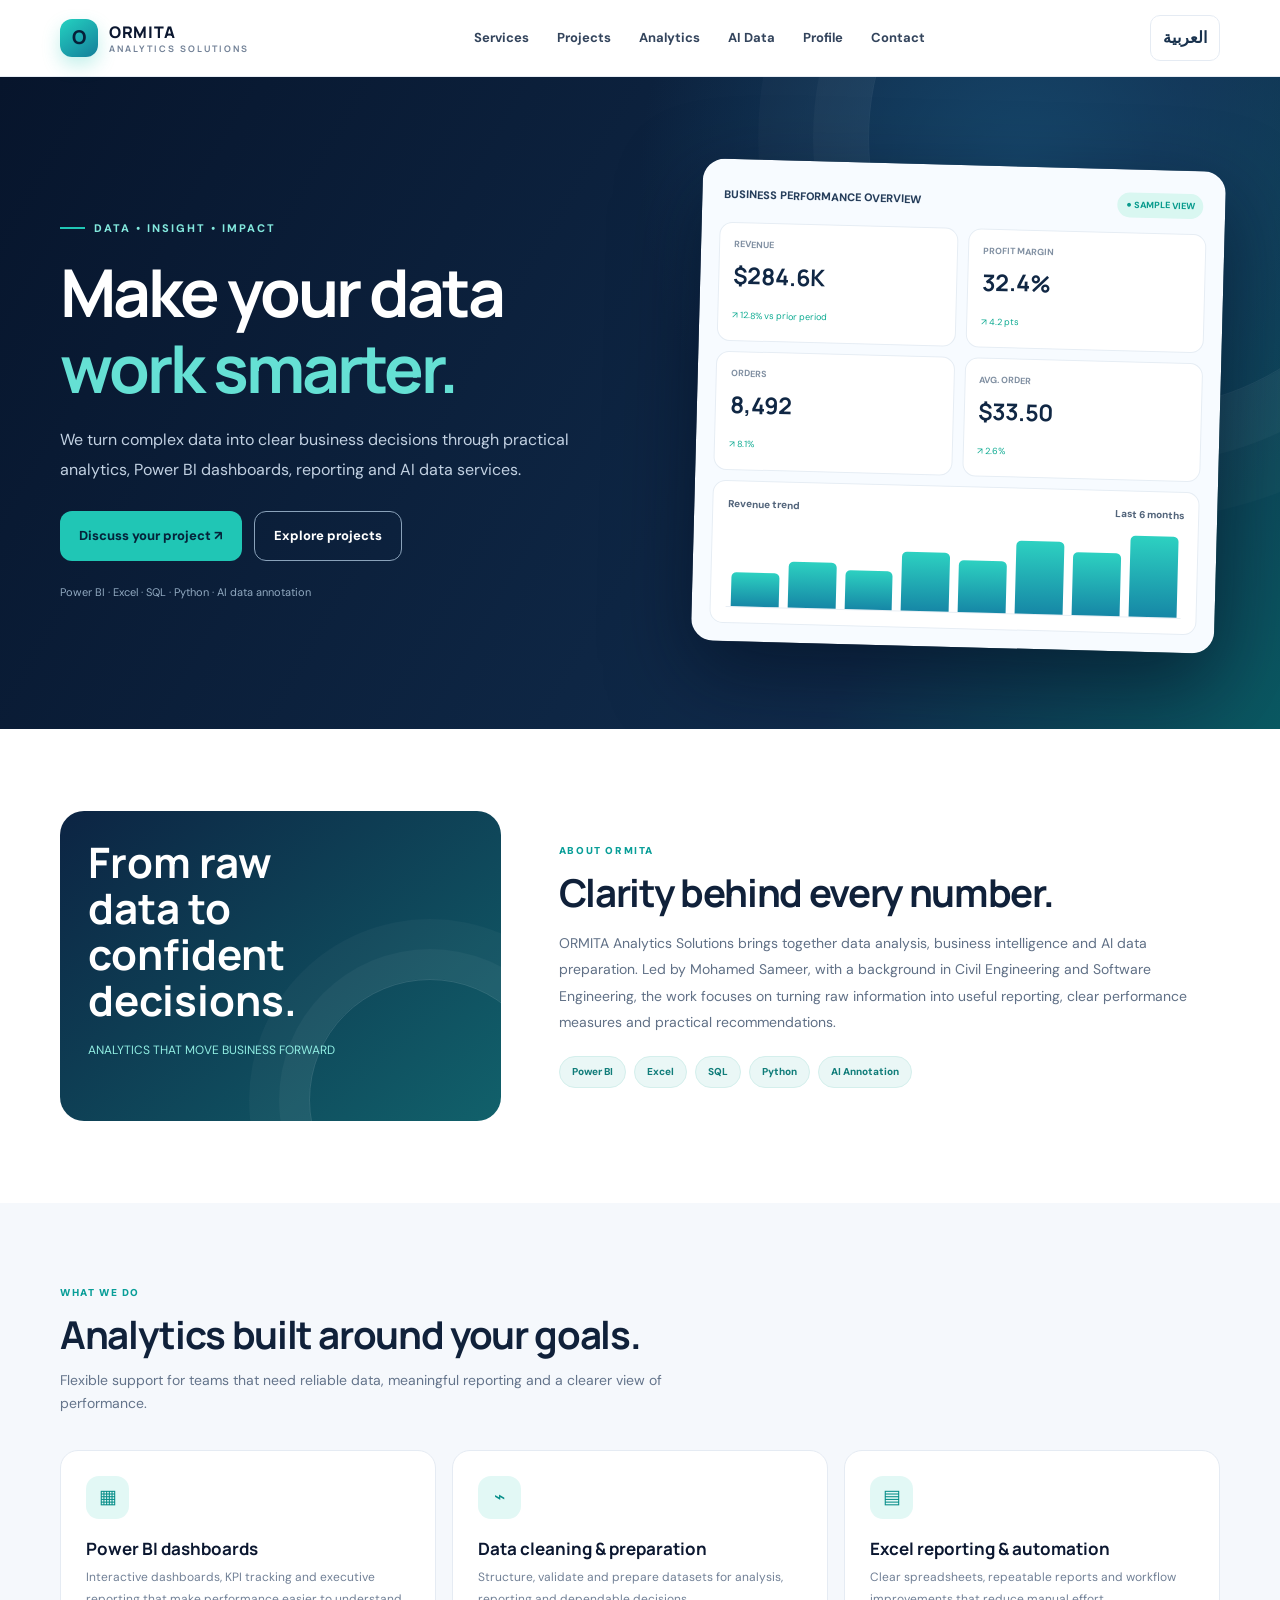
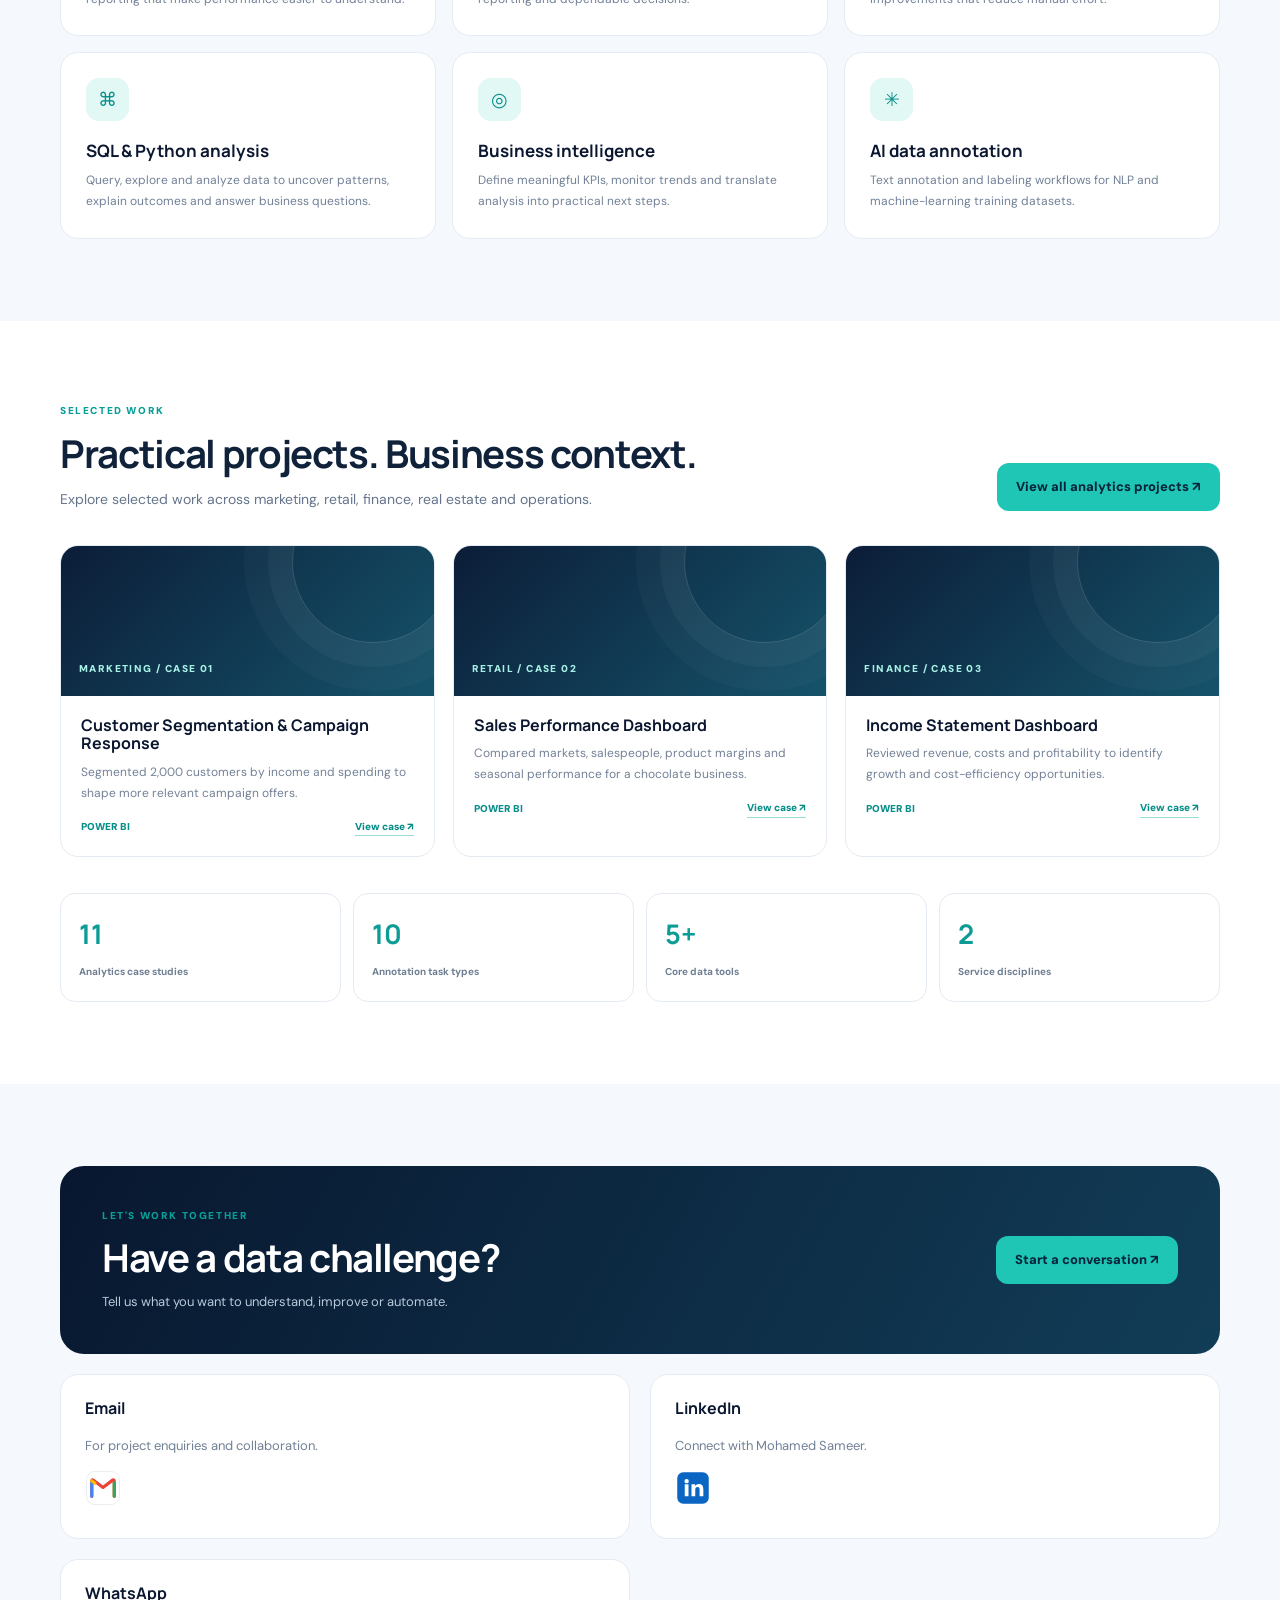
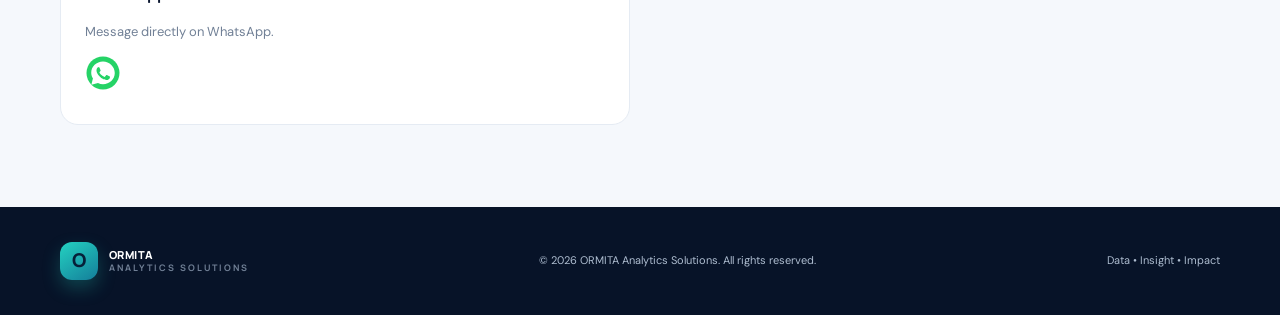
<file: index.html>
<!doctype html><html lang="en" dir="ltr"><head><meta charset="utf-8"><meta name="viewport" content="width=device-width,initial-scale=1"><meta name="theme-color" content="#08162d"><meta name="description" content="ORMITA Analytics Solutions — Power BI, business intelligence, data analysis and AI data annotation."><title>ORMITA Analytics Solutions | Data Analytics &amp; AI Services</title><link rel="stylesheet" href="styles.css"></head><body><header class="nav"><div class="container nav-inner"><a class="brand" href="index.html"><span class="brand-mark">O</span><span>ORMITA<small>ANALYTICS SOLUTIONS</small></span></a><nav class="nav-links"><a href="index.html#services" data-en="Services" data-ar="الخدمات">Services</a><a href="index.html#work" data-en="Projects" data-ar="المشاريع">Projects</a><a href="data analysis.html" data-en="Analytics" data-ar="تحليل البيانات">Analytics</a><a href="data labeling.html" data-en="AI Data" data-ar="بيانات الذكاء الاصطناعي">AI Data</a><a href="CV.html" data-en="Profile" data-ar="السيرة الذاتية">Profile</a><a href="index.html#contact" data-en="Contact" data-ar="تواصل">Contact</a></nav><div class="nav-actions"><button class="lang-btn" id="langToggle">العربية</button><button class="menu-btn" id="menuToggle">☰</button></div></div><nav class="mobile-menu" id="mobileMenu"><a href="index.html#services">Services / الخدمات</a><a href="index.html#work">Projects / المشاريع</a><a href="data analysis.html">Analytics</a><a href="data labeling.html">AI Data</a><a href="CV.html">Profile</a><a href="index.html#contact">Contact</a></nav></header>
<main><section class="hero"><div class="container hero-grid"><div><div class="eyebrow" data-en="DATA • INSIGHT • IMPACT" data-ar="بيانات • رؤى • أثر">DATA • INSIGHT • IMPACT</div><h1 data-en-html="Make your data<br><span>work smarter.</span>" data-ar-html="اجعل بياناتك<br><span>تعمل بذكاء.</span>">Make your data<br><span>work smarter.</span></h1><p data-en="We turn complex data into clear business decisions through practical analytics, Power BI dashboards, reporting and AI data services." data-ar="نحوّل البيانات المعقدة إلى قرارات أعمال واضحة من خلال التحليلات العملية ولوحات Power BI والتقارير وخدمات بيانات الذكاء الاصطناعي.">We turn complex data into clear business decisions through practical analytics, Power BI dashboards, reporting and AI data services.</p><div class="hero-actions"><a class="btn" href="#contact" data-en="Discuss your project ↗" data-ar="ناقش مشروعك ↗">Discuss your project ↗</a><a class="btn btn-outline" href="data analysis.html" data-en="Explore projects" data-ar="استكشف المشاريع">Explore projects</a></div><div class="hero-note" data-en="Power BI · Excel · SQL · Python · AI data annotation" data-ar="Power BI · Excel · SQL · Python · وسم بيانات الذكاء الاصطناعي">Power BI · Excel · SQL · Python · AI data annotation</div></div>
<div class="dashboard"><div class="dash-top"><span>BUSINESS PERFORMANCE OVERVIEW</span><span class="live">● SAMPLE VIEW</span></div><div class="metric-grid"><div class="metric"><small>REVENUE</small><strong>$284.6K</strong><em>↗ 12.8% vs prior period</em></div><div class="metric"><small>PROFIT MARGIN</small><strong>32.4%</strong><em>↗ 4.2 pts</em></div><div class="metric"><small>ORDERS</small><strong>8,492</strong><em>↗ 8.1%</em></div><div class="metric"><small>AVG. ORDER</small><strong>$33.50</strong><em>↗ 2.6%</em></div></div><div class="chart"><div class="chart-head"><span>Revenue trend</span><span>Last 6 months</span></div><div class="bars"><i style="height:42%"></i><i style="height:57%"></i><i style="height:48%"></i><i style="height:72%"></i><i style="height:64%"></i><i style="height:90%"></i><i style="height:78%"></i><i style="height:100%"></i></div></div></div></div></section>
<section class="section section-white" id="about"><div class="container about-grid"><div class="about-visual"><strong>From raw data to confident decisions.</strong><span>ANALYTICS THAT MOVE BUSINESS FORWARD</span></div><div class="about-copy"><div class="kicker" data-en="ABOUT ORMITA" data-ar="عن أورميتا">ABOUT ORMITA</div><h2 data-en="Clarity behind every number." data-ar="وضوح وراء كل رقم.">Clarity behind every number.</h2><p data-en="ORMITA Analytics Solutions brings together data analysis, business intelligence and AI data preparation. Led by Mohamed Sameer, with a background in Civil Engineering and Software Engineering, the work focuses on turning raw information into useful reporting, clear performance measures and practical recommendations." data-ar="تجمع ORMITA Analytics Solutions بين تحليل البيانات وذكاء الأعمال وتجهيز بيانات الذكاء الاصطناعي. يقود العمل محمد سمير، بخلفية في الهندسة المدنية وهندسة البرمجيات، مع التركيز على تحويل المعلومات الخام إلى تقارير مفيدة ومؤشرات أداء واضحة وتوصيات عملية.">ORMITA Analytics Solutions brings together data analysis, business intelligence and AI data preparation. Led by Mohamed Sameer, with a background in Civil Engineering and Software Engineering, the work focuses on turning raw information into useful reporting, clear performance measures and practical recommendations.</p><div class="chips"><span class="chip">Power BI</span><span class="chip">Excel</span><span class="chip">SQL</span><span class="chip">Python</span><span class="chip">AI Annotation</span></div></div></div></section>
<section class="section" id="services"><div class="container"><div class="section-head"><div><div class="kicker" data-en="WHAT WE DO" data-ar="خدماتنا">WHAT WE DO</div><h2 data-en="Analytics built around your goals." data-ar="حلول تحليلية تنطلق من أهدافك.">Analytics built around your goals.</h2><p data-en="Flexible support for teams that need reliable data, meaningful reporting and a clearer view of performance." data-ar="دعم مرن للفرق التي تحتاج إلى بيانات موثوقة وتقارير ذات معنى ورؤية أوضح للأداء.">Flexible support for teams that need reliable data, meaningful reporting and a clearer view of performance.</p></div></div><div class="service-grid">
<div class="service"><div class="service-icon">▦</div><h3 data-en="Power BI dashboards" data-ar="لوحات Power BI">Power BI dashboards</h3><p data-en="Interactive dashboards, KPI tracking and executive reporting that make performance easier to understand." data-ar="لوحات تفاعلية ومتابعة مؤشرات الأداء وتقارير إدارية تجعل قراءة الأداء أسهل.">Interactive dashboards, KPI tracking and executive reporting that make performance easier to understand.</p></div>
<div class="service"><div class="service-icon">⌁</div><h3 data-en="Data cleaning & preparation" data-ar="تنظيف وتجهيز البيانات">Data cleaning & preparation</h3><p data-en="Structure, validate and prepare datasets for analysis, reporting and dependable decisions." data-ar="تنظيم مجموعات البيانات والتحقق منها وتجهيزها للتحليل والتقارير والقرارات الموثوقة.">Structure, validate and prepare datasets for analysis, reporting and dependable decisions.</p></div>
<div class="service"><div class="service-icon">▤</div><h3 data-en="Excel reporting & automation" data-ar="تقارير وأتمتة Excel">Excel reporting & automation</h3><p data-en="Clear spreadsheets, repeatable reports and workflow improvements that reduce manual effort." data-ar="جداول واضحة وتقارير قابلة للتكرار وتحسينات لسير العمل تقلل الجهد اليدوي.">Clear spreadsheets, repeatable reports and workflow improvements that reduce manual effort.</p></div>
<div class="service"><div class="service-icon">⌘</div><h3 data-en="SQL & Python analysis" data-ar="التحليل باستخدام SQL وPython">SQL & Python analysis</h3><p data-en="Query, explore and analyze data to uncover patterns, explain outcomes and answer business questions." data-ar="استخراج البيانات واستكشافها وتحليلها لاكتشاف الأنماط وتفسير النتائج والإجابة عن أسئلة الأعمال.">Query, explore and analyze data to uncover patterns, explain outcomes and answer business questions.</p></div>
<div class="service"><div class="service-icon">◎</div><h3 data-en="Business intelligence" data-ar="ذكاء الأعمال">Business intelligence</h3><p data-en="Define meaningful KPIs, monitor trends and translate analysis into practical next steps." data-ar="تحديد مؤشرات أداء ذات معنى ومراقبة الاتجاهات وتحويل التحليل إلى خطوات عملية.">Define meaningful KPIs, monitor trends and translate analysis into practical next steps.</p></div>
<div class="service"><div class="service-icon">✳</div><h3 data-en="AI data annotation" data-ar="وسم بيانات الذكاء الاصطناعي">AI data annotation</h3><p data-en="Text annotation and labeling workflows for NLP and machine-learning training datasets." data-ar="عمليات وسم النصوص وتصنيفها لتجهيز مجموعات بيانات معالجة اللغة الطبيعية وتدريب تعلم الآلة.">Text annotation and labeling workflows for NLP and machine-learning training datasets.</p></div>
</div></div></section>
<section class="section section-white" id="work"><div class="container"><div class="section-head"><div><div class="kicker" data-en="SELECTED WORK" data-ar="نماذج من الأعمال">SELECTED WORK</div><h2 data-en="Practical projects. Business context." data-ar="مشاريع عملية وسياق تجاري واضح.">Practical projects. Business context.</h2><p data-en="Explore selected work across marketing, retail, finance, real estate and operations." data-ar="استكشف نماذج من الأعمال في التسويق والتجزئة والتمويل والعقارات والعمليات.">Explore selected work across marketing, retail, finance, real estate and operations.</p></div><a class="btn" href="data analysis.html" data-en="View all analytics projects ↗" data-ar="عرض جميع مشاريع التحليل ↗">View all analytics projects ↗</a></div><div class="project-grid" id="featuredProjects"></div><div class="stats"><div class="stat"><strong>11</strong><span data-en="Analytics case studies" data-ar="مشروعاً في تحليل البيانات">Analytics case studies</span></div><div class="stat"><strong>10</strong><span data-en="Annotation task types" data-ar="أنواع مهام وسم البيانات">Annotation task types</span></div><div class="stat"><strong>5+</strong><span data-en="Core data tools" data-ar="أدوات أساسية للبيانات">Core data tools</span></div><div class="stat"><strong>2</strong><span data-en="Service disciplines" data-ar="مجالان للخدمات">Service disciplines</span></div></div></div></section>
<section class="section" id="contact"><div class="container"><div class="cta"><div><div class="kicker" data-en="LET'S WORK TOGETHER" data-ar="لنعمل معاً">LET'S WORK TOGETHER</div><h2 data-en="Have a data challenge?" data-ar="هل لديك تحدٍ في البيانات؟">Have a data challenge?</h2><p data-en="Tell us what you want to understand, improve or automate." data-ar="أخبرنا بما تريد فهمه أو تحسينه أو أتمتته.">Tell us what you want to understand, improve or automate.</p></div><a class="btn" href="mailto:2861988ed@gmail.com?subject=Project%20Enquiry" data-en="Start a conversation ↗" data-ar="ابدأ التواصل ↗">Start a conversation ↗</a></div><div class="contact-grid" style="margin-top:20px">
<div class="contact-card"><h3 data-en="Email" data-ar="البريد الإلكتروني">Email</h3><p data-en="For project enquiries and collaboration." data-ar="لاستفسارات المشاريع والتعاون.">For project enquiries and collaboration.</p><a class="contact-icon-link" href="mailto:2861988ed@gmail.com" aria-label="Send email" title="Email: 2861988ed@gmail.com"><img src="assets/gmail.svg" alt="Gmail logo"></a></div>
<div class="contact-card"><h3>LinkedIn</h3><p data-en="Connect with Mohamed Sameer." data-ar="تواصل مع محمد سمير.">Connect with Mohamed Sameer.</p><a class="contact-icon-link" href="https://www.linkedin.com/in/mohamedssameer" target="_blank" rel="noopener" aria-label="Open LinkedIn" title="LinkedIn"><img src="assets/linkedin.svg" alt="LinkedIn logo"></a></div>
<div class="contact-card"><h3>WhatsApp</h3><p data-en="Message directly on WhatsApp." data-ar="راسلني مباشرة عبر واتساب.">Message directly on WhatsApp.</p><a class="contact-icon-link" href="https://wa.me/249994788477" target="_blank" rel="noopener" aria-label="Chat on WhatsApp" title="WhatsApp"><img src="assets/whatsapp.svg" alt="WhatsApp logo"></a></div>
</div></div></section></main>
<footer class="footer"><div class="container footer-inner"><a class="brand" href="index.html"><span class="brand-mark">O</span><span>ORMITA<small>ANALYTICS SOLUTIONS</small></span></a><span>© 2026 ORMITA Analytics Solutions. All rights reserved.</span><span>Data • Insight • Impact</span></div></footer>
<script>
const featured=[{title:"Customer Segmentation & Campaign Response",category:"Marketing",desc:"Segmented 2,000 customers by income and spending to shape more relevant campaign offers."},{title:"Sales Performance Dashboard",category:"Retail",desc:"Compared markets, salespeople, product margins and seasonal performance for a chocolate business."},{title:"Income Statement Dashboard",category:"Finance",desc:"Reviewed revenue, costs and profitability to identify growth and cost-efficiency opportunities."}];
const fp=document.getElementById('featuredProjects');fp.innerHTML=featured.map((p,i)=>`<article class="project-card"><div class="project-art"><span class="art-label">${p.category} / CASE 0${i+1}</span></div><div class="project-body"><h3>${p.title}</h3><p>${p.desc}</p><div class="project-meta"><span>POWER BI</span><a href="data analysis.html">View case ↗</a></div></div></article>`).join('');
</script>
<script>
const translations={};
function setLang(lang){document.documentElement.lang=lang;document.documentElement.dir=lang==='ar'?'rtl':'ltr';document.querySelectorAll('[data-en][data-ar]').forEach(el=>{el.textContent=el.dataset[lang]});document.querySelectorAll('[data-en-html][data-ar-html]').forEach(el=>{el.innerHTML=el.dataset[lang+'Html']});const b=document.getElementById('langToggle');if(b)b.textContent=lang==='ar'?'English':'العربية';localStorage.setItem('ormita-lang',lang)}
document.getElementById('langToggle')?.addEventListener('click',()=>setLang(document.documentElement.lang==='ar'?'en':'ar'));
document.getElementById('menuToggle')?.addEventListener('click',()=>document.getElementById('mobileMenu')?.classList.toggle('open'));
setLang(localStorage.getItem('ormita-lang')||'en');
</script></body></html>
</file>
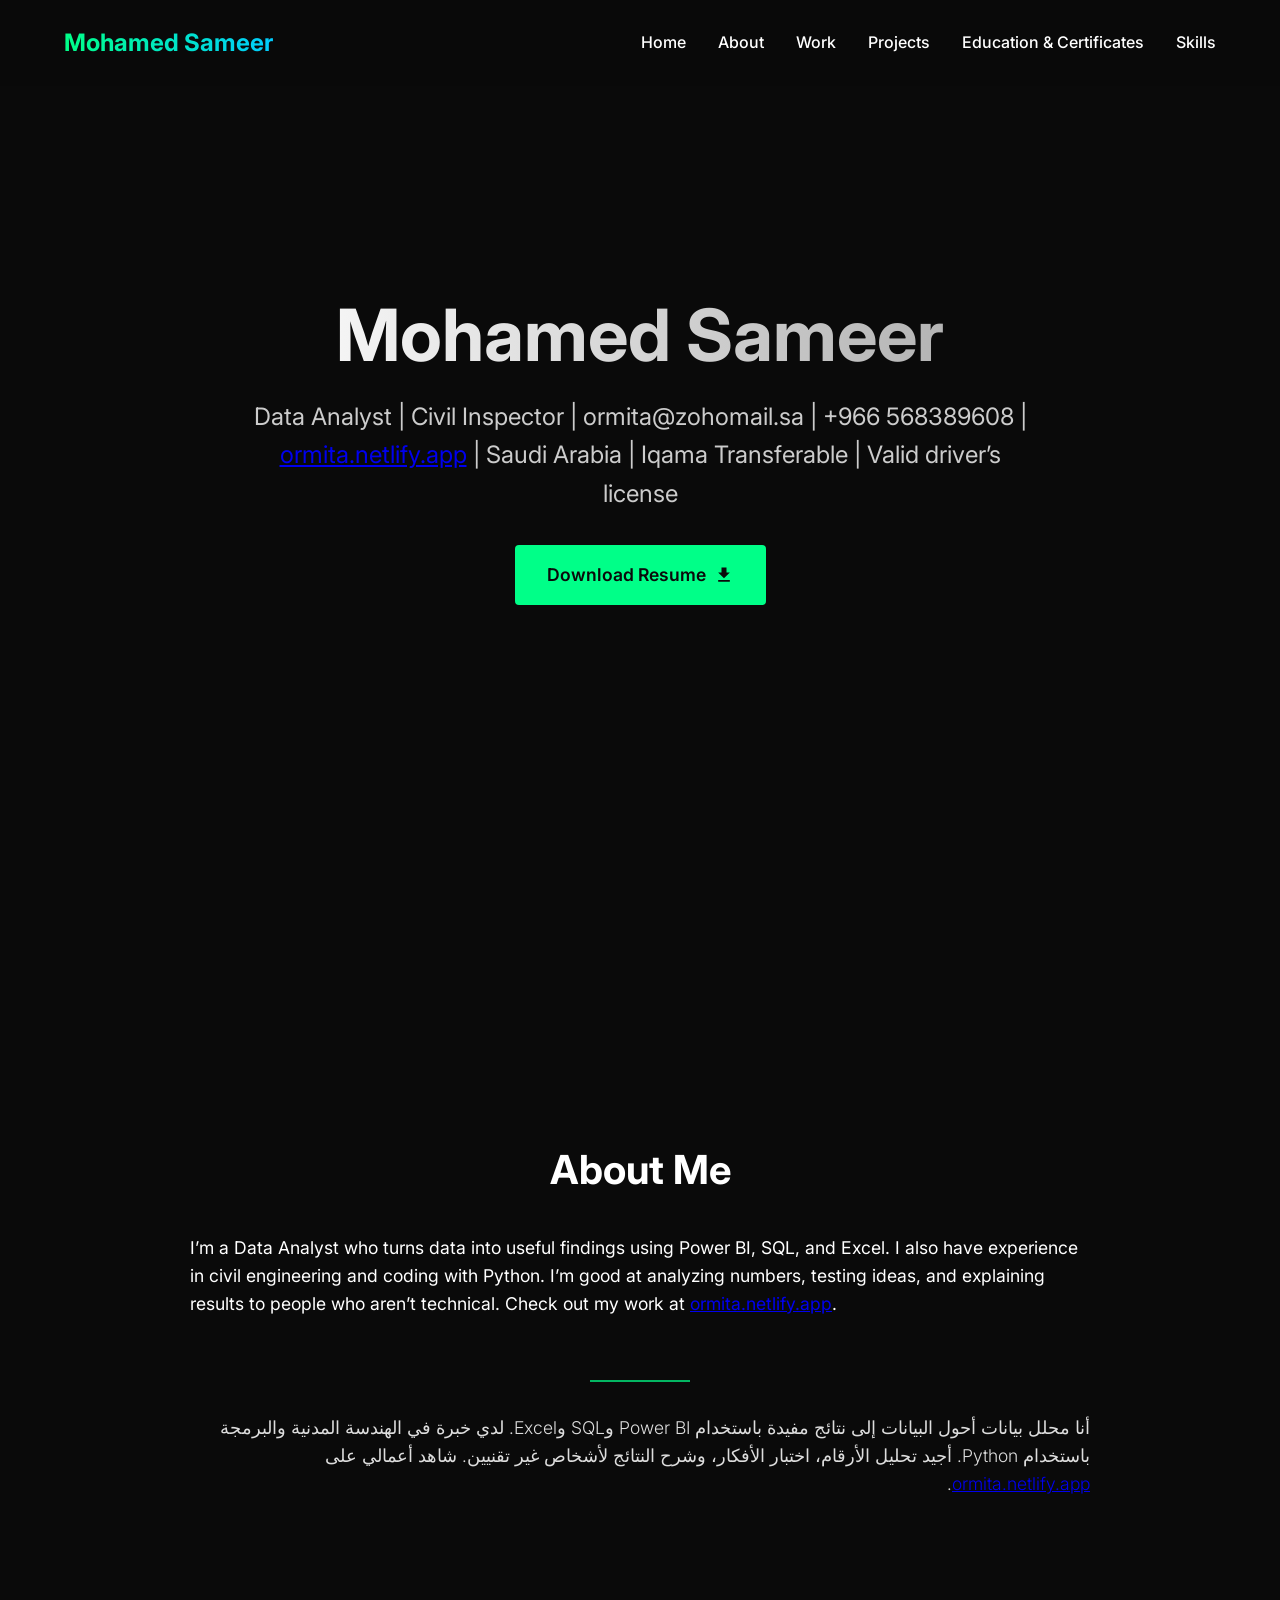
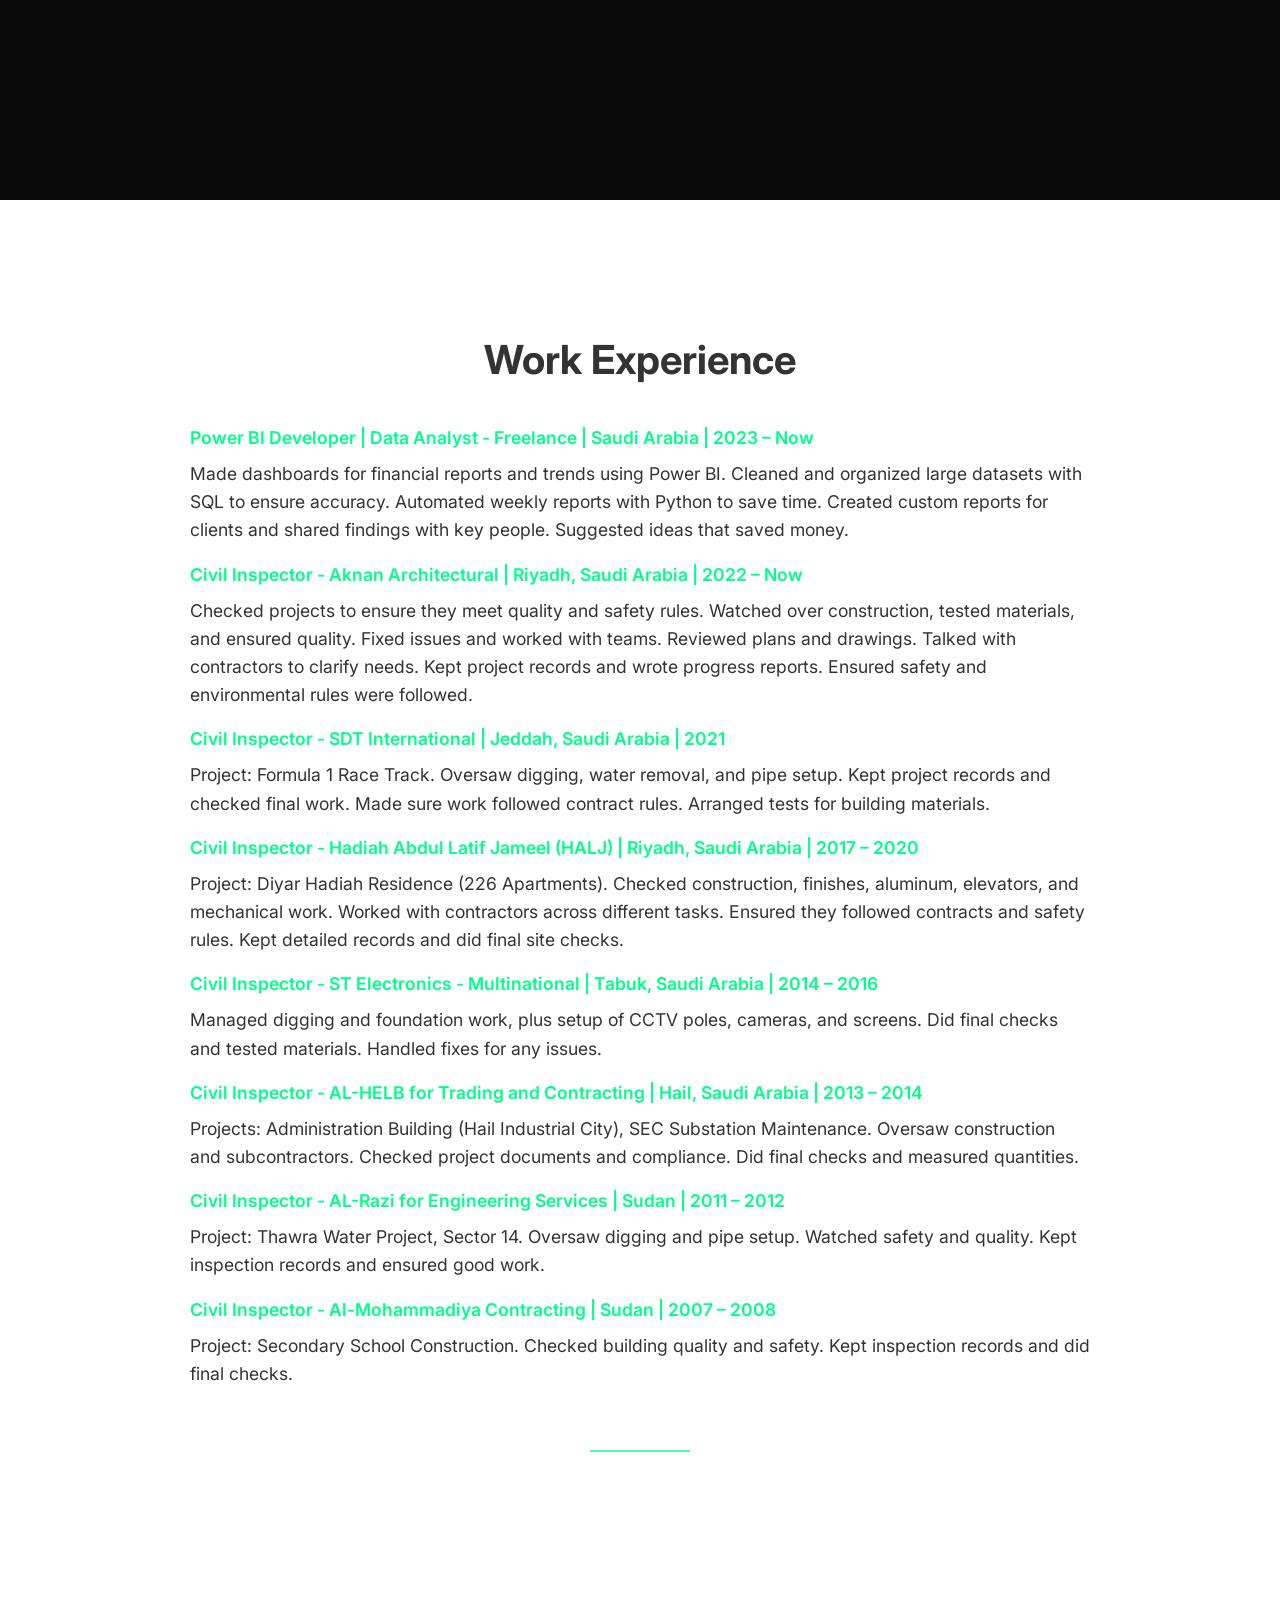
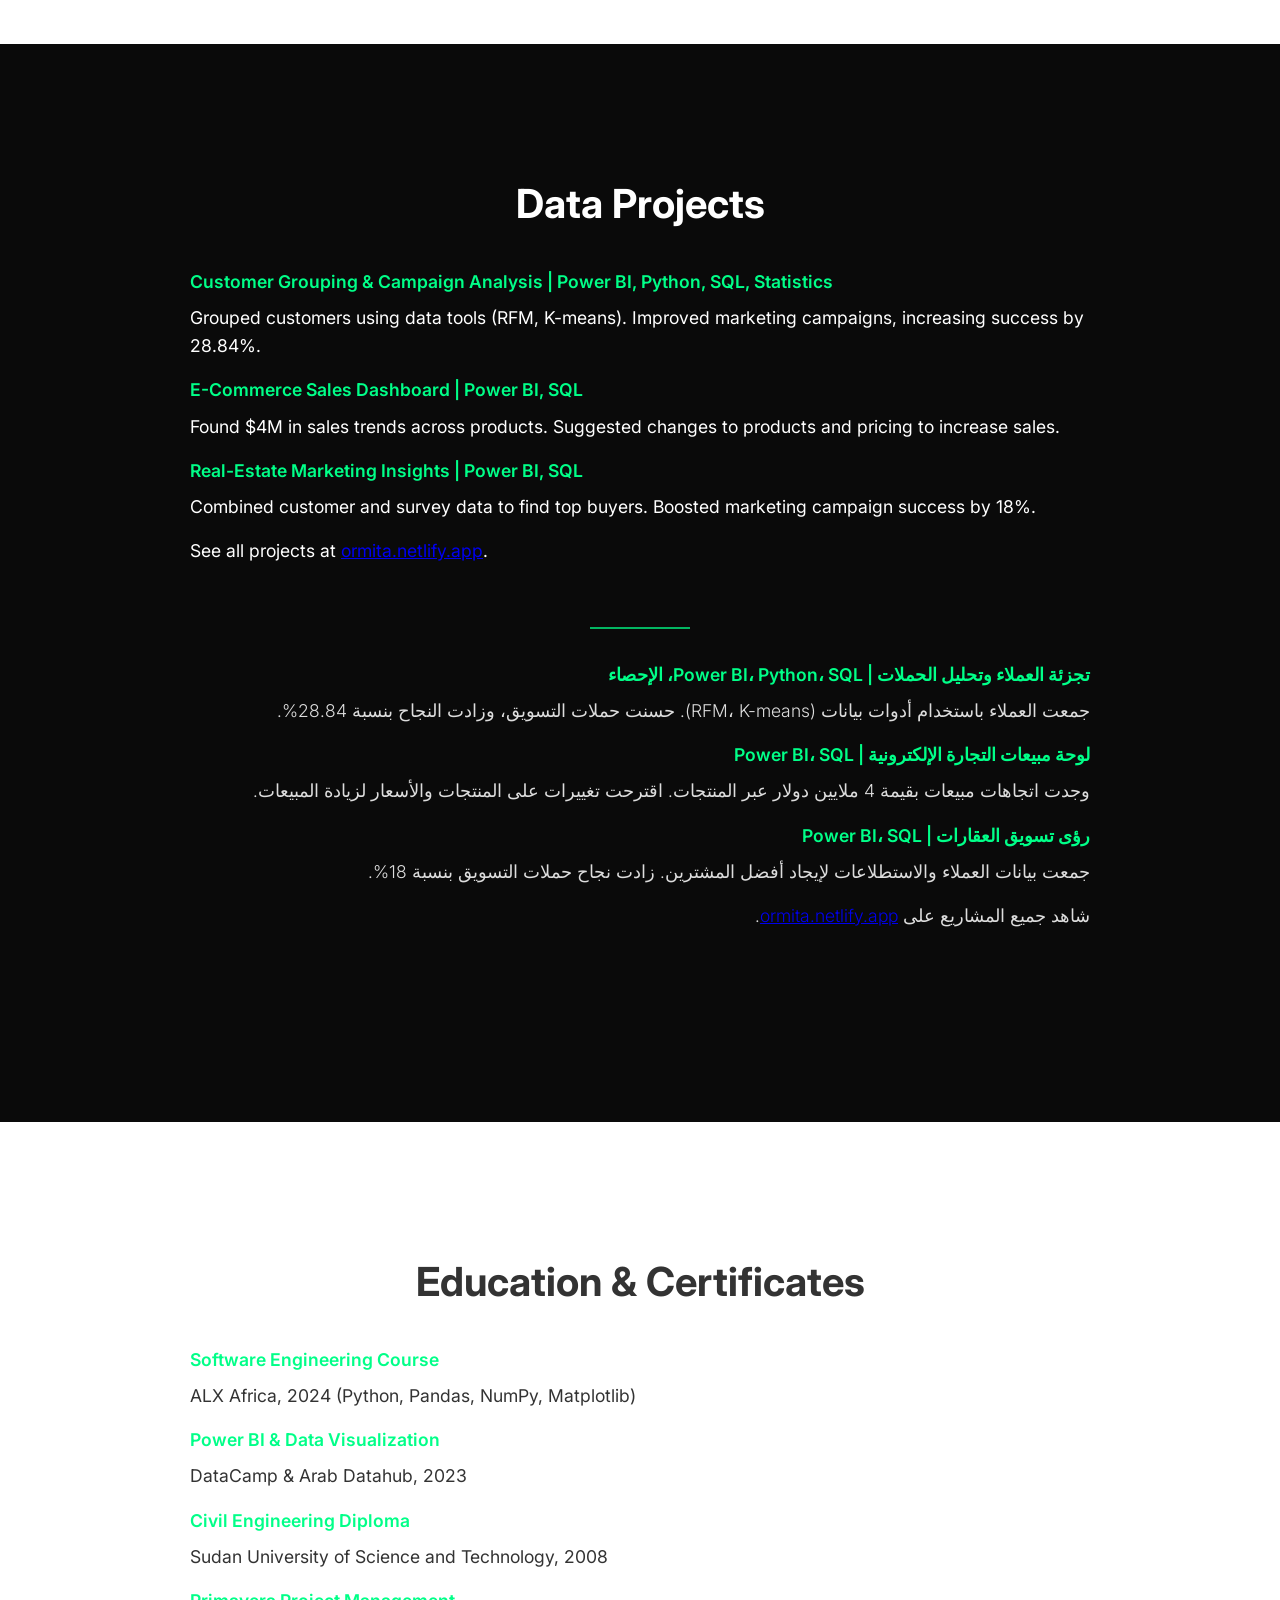
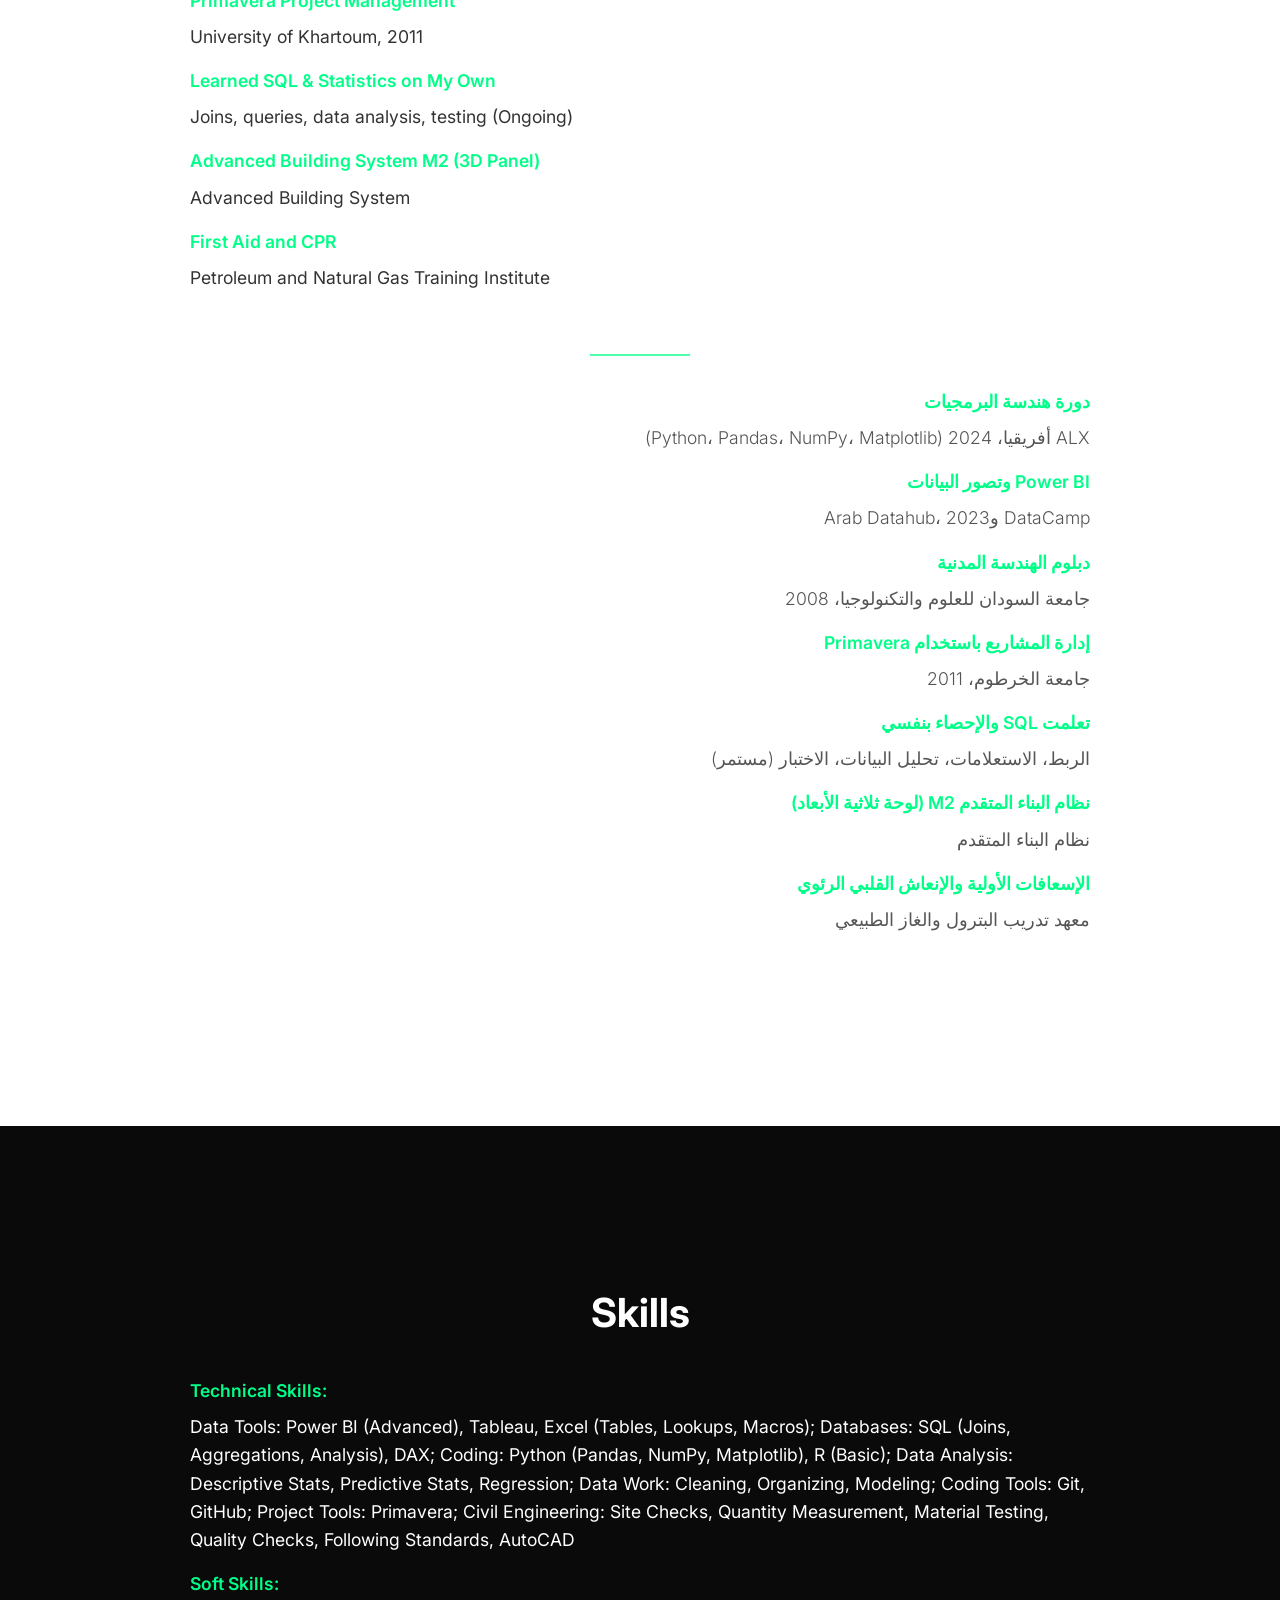
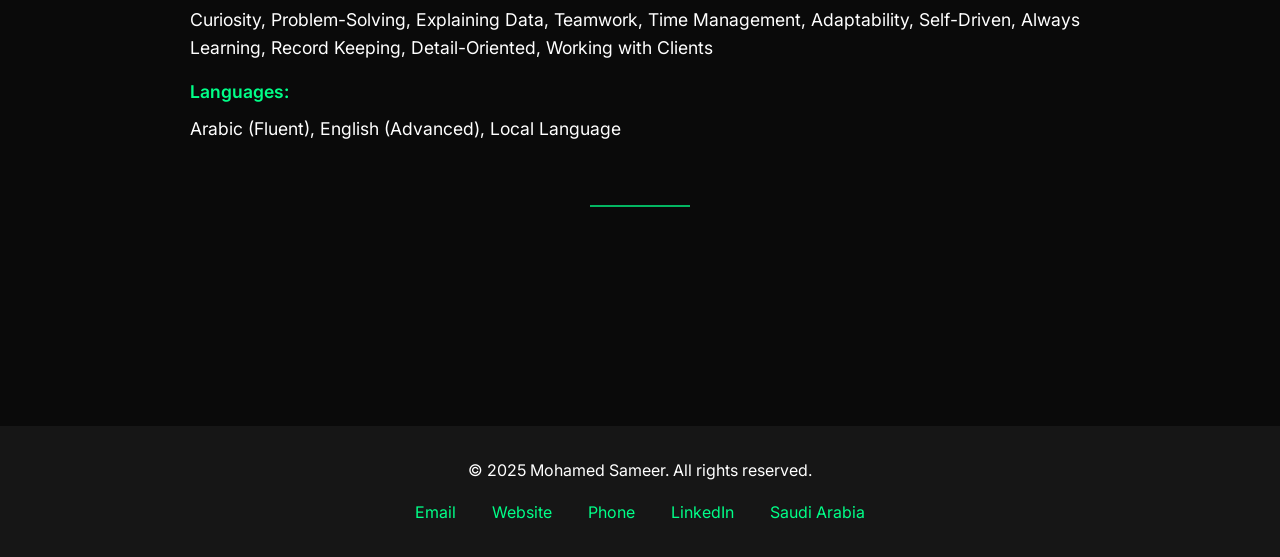
<file: CV.html>
<!DOCTYPE html>
<html lang="en">
<head>
    <meta charset="UTF-8">
    <meta name="viewport" content="width=device-width, initial-scale=1.0">
    <title>Mohamed Sameer - Data Analyst & Civil Inspector</title>
    <link href="https://fonts.googleapis.com/css2?family=Inter:wght@300;400;500;600;700&display=swap" rel="stylesheet">
    <style>
        :root {
            --bg-color: #0a0a0a;
            --text-color: #ffffff;
            --accent-color: #00ff88;
            --card-bg: #161616;
            --text-dark: #333;
            --white-color: #ffffff;
        }

        * {
            margin: 0;
            padding: 0;
            box-sizing: border-box;
        }

        body {
            font-family: 'Inter', sans-serif;
            background-color: var(--bg-color);
            color: var(--text-color);
            line-height: 1.6;
            overflow-x: hidden;
        }

        .nav {
            position: fixed;
            width: 100%;
            padding: 1.5rem 5%;
            display: flex;
            justify-content: space-between;
            align-items: center;
            background: rgba(10, 10, 10, 0.95);
            backdrop-filter: blur(10px);
            z-index: 1000;
        }

        .nav-logo {
            font-size: 1.5rem;
            font-weight: 700;
            background: linear-gradient(90deg, var(--accent-color), #00ccff);
            -webkit-background-clip: text;
            -webkit-text-fill-color: transparent;
        }

        .nav-links {
            display: flex;
            gap: 2rem;
        }

        .nav-link {
            color: var(--text-color);
            text-decoration: none;
            font-weight: 500;
            transition: color 0.3s ease;
        }

        .nav-link:hover {
            color: var(--accent-color);
        }

        .mobile-menu {
            display: none;
            font-size: 1.5rem;
            color: var(--text-color);
            cursor: pointer;
        }

        .mobile-nav-links {
            display: none;
            flex-direction: column;
            position: absolute;
            top: 60px;
            right: 5%;
            background: rgba(10, 10, 10, 0.95);
            padding: 1rem;
            gap: 1rem;
        }

        .mobile-nav-links.active {
            display: flex;
        }

        @media (min-width: 769px) {
            .mobile-nav-links {
                display: none !important;
            }
        }

        @media (max-width: 768px) {
            .nav-links {
                display: none;
            }

            .mobile-menu {
                display: block;
            }

            .mobile-nav-links {
                display: none;
            }

            .mobile-nav-links.active {
                display: flex;
            }

            .mobile-nav-links a {
                color: var(--text-color);
            }

            .hero-content h1 {
                font-size: 3rem;
            }

            .hero-content p {
                font-size: 1.2rem;
            }

            .project-section {
                padding: 4rem 5%;
            }

            .project-description h1 {
                font-size: 1.8rem;
            }

            .english-text, .arabic-text {
                font-size: 0.95rem;
            }

            .stage-title {
                font-size: 1rem;
            }

            .text-divider {
                height: 1.5rem;
                width: 80px;
            }

            .download-btn {
                padding: 0.8rem 1.5rem;
                font-size: 1rem;
            }
        }

        .hero {
            height: 100vh;
            display: flex;
            align-items: center;
            justify-content: center;
            background: var(--bg-color);
            text-align: center;
            position: relative;
        }

        .hero-content h1 {
            font-size: 4.5rem;
            margin-bottom: 1.5rem;
            line-height: 1.1;
            background: linear-gradient(90deg, #fff, #aaa);
            -webkit-background-clip: text;
            -webkit-text-fill-color: transparent;
        }

        .hero-content p {
            font-size: 1.5rem;
            color: #ccc;
            max-width: 800px;
            margin-bottom: 2rem;
        }

        .download-btn {
            display: inline-flex;
            align-items: center;
            gap: 0.5rem;
            padding: 1rem 2rem;
            background: var(--accent-color);
            color: var(--bg-color);
            border-radius: 4px;
            text-decoration: none;
            font-weight: 600;
            font-size: 1.1rem;
            transition: all 0.3s ease;
        }

        .download-btn:hover {
            background: #00e077;
            transform: translateY(-2px);
            box-shadow: 0 4px 15px rgba(0, 255, 136, 0.3);
        }

        .download-btn svg {
            width: 20px;
            height: 20px;
        }

        .project-section {
            padding: 8rem 5%;
            min-height: 100vh;
            display: flex;
            flex-direction: column;
            justify-content: center;
            align-items: center;
        }

        .project-section:nth-child(odd) {
            background-color: var(--bg-color);
            color: var(--text-color);
        }

        .project-section:nth-child(even) {
            background-color: var(--white-color);
            color: var(--text-dark);
        }

        .project-container {
            max-width: 1200px;
            width: 100%;
            text-align: center;
        }

        .project-description {
            margin-bottom: 4rem;
        }

        .project-description h1 {
            font-size: 2.5rem;
            margin-bottom: 2rem;
        }

        .english-text, .arabic-text {
            font-size: 1.1rem;
            max-width: 900px;
            margin: 0 auto 2rem;
            text-align: left;
        }

        .english-text {
            direction: ltr;
        }

        .arabic-text {
            direction: rtl;
            text-align: right;
            font-weight: 300;
            color: inherit;
        }

        .project-section:nth-child(odd) .arabic-text {
            color: #ddd;
        }

        .project-section:nth-child(even) .arabic-text {
            color: #555;
        }

        .stage {
            margin-bottom: 1rem;
        }

        .stage-title {
            font-weight: 600;
            color: var(--accent-color);
            margin-bottom: 0.5rem;
        }

        .text-divider {
            height: 2rem;
            width: 100px;
            margin: 2rem auto;
            border-bottom: 2px solid var(--accent-color);
            opacity: 0.7;
        }

        footer {
            background: var(--card-bg);
            padding: 2rem;
            text-align: center;
            color: var(--text-color);
        }

        .social-links {
            margin-top: 1rem;
        }

        .social-links a {
            color: var(--accent-color);
            margin: 0 1rem;
            text-decoration: none;
        }

        .social-links a:hover {
            color: #00ccff;
        }
    </style>
</head>
<body>
    <!-- Navigation -->
    <nav class="nav">
        <div class="nav-logo">Mohamed Sameer</div>
        <div class="nav-links">
            <a href="index.html" class="nav-link">Home</a>
            <a href="#summary" class="nav-link">About</a>
            <a href="#experience" class="nav-link">Work</a>
            <a href="#projects" class="nav-link">Projects</a>
            <a href="#education" class="nav-link">Education & Certificates</a>
            <a href="#skills" class="nav-link">Skills</a>
        </div>
        <div class="mobile-menu" onclick="toggleMenu()">☰</div>
        <div class="mobile-nav-links">
            <a href="#summary" class="nav-link">About</a>
            <a href="#experience" class="nav-link">Work</a>
            <a href="#projects" class="nav-link">Projects</a>
            <a href="#education" class="nav-link">Education & Certificates</a>
            <a href="#skills" class="nav-link">Skills</a>
        </div>
    </nav>

    <!-- Hero Section -->
    <section class="hero">
        <div class="hero-content">
            <h1>Mohamed Sameer</h1>
            <p>Data Analyst | Civil Inspector | ormita@zohomail.sa | +966 568389608 | <a href="https://ormita.netlify.app" target="_blank">ormita.netlify.app</a> | Saudi Arabia | Iqama Transferable | Valid driver’s license</p>
            <a href="https://raw.githubusercontent.com/Gita2023/Portfolio/main/Last%20full.pdf" class="download-btn" download>
                Download Resume
                <svg viewBox="0 0 24 24" fill="currentColor">
                    <path d="M19 9h-4V3H9v6H5l7 7 7-7zM5 18v2h14v-2H5z"/>
                </svg>
            </a>
        </div>
    </section>

    <!-- Summary Section -->
    <section class="project-section" id="summary">
        <div class="project-container">
            <div class="project-description">
                <h1>About Me</h1>
                <div class="english-text">
                    I’m a Data Analyst who turns data into useful findings using Power BI, SQL, and Excel. I also have experience in civil engineering and coding with Python. I’m good at analyzing numbers, testing ideas, and explaining results to people who aren’t technical. Check out my work at <a href="https://ormita.netlify.app" target="_blank">ormita.netlify.app</a>.
                </div>
                <div class="text-divider"></div>
                <div class="arabic-text">
                    أنا محلل بيانات أحول البيانات إلى نتائج مفيدة باستخدام Power BI وSQL وExcel. لدي خبرة في الهندسة المدنية والبرمجة باستخدام Python. أجيد تحليل الأرقام، اختبار الأفكار، وشرح النتائج لأشخاص غير تقنيين. شاهد أعمالي على <a href="https://ormita.netlify.app" target="_blank">ormita.netlify.app</a>.
                </div>
            </div>
        </div>
    </section>

    <!-- Work Experience Section -->
    <section class="project-section" id="experience">
        <div class="project-container">
            <div class="project-description">
                <h1>Work Experience</h1>
                <div class="english-text">
                    <div class="stage">
                        <div class="stage-title">Power BI Developer | Data Analyst - Freelance | Saudi Arabia | 2023 – Now</div>
                        Made dashboards for financial reports and trends using Power BI. Cleaned and organized large datasets with SQL to ensure accuracy. Automated weekly reports with Python to save time. Created custom reports for clients and shared findings with key people. Suggested ideas that saved money.
                    </div>
                    <div class="stage">
                        <div class="stage-title">Civil Inspector - Aknan Architectural | Riyadh, Saudi Arabia | 2022 – Now</div>
                        Checked projects to ensure they meet quality and safety rules. Watched over construction, tested materials, and ensured quality. Fixed issues and worked with teams. Reviewed plans and drawings. Talked with contractors to clarify needs. Kept project records and wrote progress reports. Ensured safety and environmental rules were followed.
                    </div>
                    <div class="stage">
                        <div class="stage-title">Civil Inspector - SDT International | Jeddah, Saudi Arabia | 2021</div>
                        Project: Formula 1 Race Track. Oversaw digging, water removal, and pipe setup. Kept project records and checked final work. Made sure work followed contract rules. Arranged tests for building materials.
                    </div>
                    <div class="stage">
                        <div class="stage-title">Civil Inspector - Hadiah Abdul Latif Jameel (HALJ) | Riyadh, Saudi Arabia | 2017 – 2020</div>
                        Project: Diyar Hadiah Residence (226 Apartments). Checked construction, finishes, aluminum, elevators, and mechanical work. Worked with contractors across different tasks. Ensured they followed contracts and safety rules. Kept detailed records and did final site checks.
                    </div>
                    <div class="stage">
                        <div class="stage-title">Civil Inspector - ST Electronics - Multinational | Tabuk, Saudi Arabia | 2014 – 2016</div>
                        Managed digging and foundation work, plus setup of CCTV poles, cameras, and screens. Did final checks and tested materials. Handled fixes for any issues.
                    </div>
                    <div class="stage">
                        <div class="stage-title">Civil Inspector - AL-HELB for Trading and Contracting | Hail, Saudi Arabia | 2013 – 2014</div>
                        Projects: Administration Building (Hail Industrial City), SEC Substation Maintenance. Oversaw construction and subcontractors. Checked project documents and compliance. Did final checks and measured quantities.
                    </div>
                    <div class="stage">
                        <div class="stage-title">Civil Inspector - AL-Razi for Engineering Services | Sudan | 2011 – 2012</div>
                        Project: Thawra Water Project, Sector 14. Oversaw digging and pipe setup. Watched safety and quality. Kept inspection records and ensured good work.
                    </div>
                    <div class="stage">
                        <div class="stage-title">Civil Inspector - Al-Mohammadiya Contracting | Sudan | 2007 – 2008</div>
                        Project: Secondary School Construction. Checked building quality and safety. Kept inspection records and did final checks.
                    </div>
                </div>
                <div class="text-divider"></div>
            </div>
        </div>
    </section>

    <!-- Projects Section -->
    <section class="project-section" id="projects">
        <div class="project-container">
            <div class="project-description">
                <h1>Data Projects</h1>
                <div class="english-text">
                    <div class="stage">
                        <div class="stage-title">Customer Grouping & Campaign Analysis | Power BI, Python, SQL, Statistics</div>
                        Grouped customers using data tools (RFM, K-means). Improved marketing campaigns, increasing success by 28.84%.
                    </div>
                    <div class="stage">
                        <div class="stage-title">E-Commerce Sales Dashboard | Power BI, SQL</div>
                        Found $4M in sales trends across products. Suggested changes to products and pricing to increase sales.
                    </div>
                    <div class="stage">
                        <div class="stage-title">Real-Estate Marketing Insights | Power BI, SQL</div>
                        Combined customer and survey data to find top buyers. Boosted marketing campaign success by 18%.
                    </div>
                    See all projects at <a href="https://ormita.netlify.app" target="_blank">ormita.netlify.app</a>.
                </div>
                <div class="text-divider"></div>
                <div class="arabic-text">
                    <div class="stage">
                        <div class="stage-title">تجزئة العملاء وتحليل الحملات | Power BI، Python، SQL، الإحصاء</div>
                        جمعت العملاء باستخدام أدوات بيانات (RFM، K-means). حسنت حملات التسويق، وزادت النجاح بنسبة 28.84%.
                    </div>
                    <div class="stage">
                        <div class="stage-title">لوحة مبيعات التجارة الإلكترونية | Power BI، SQL</div>
                        وجدت اتجاهات مبيعات بقيمة 4 ملايين دولار عبر المنتجات. اقترحت تغييرات على المنتجات والأسعار لزيادة المبيعات.
                    </div>
                    <div class="stage">
                        <div class="stage-title">رؤى تسويق العقارات | Power BI، SQL</div>
                        جمعت بيانات العملاء والاستطلاعات لإيجاد أفضل المشترين. زادت نجاح حملات التسويق بنسبة 18%.
                    </div>
                    شاهد جميع المشاريع على <a href="https://ormita.netlify.app" target="_blank">ormita.netlify.app</a>.
                </div>
            </div>
        </div>
    </section>

    <!-- Education & Certifications Section -->
    <section class="project-section" id="education">
        <div class="project-container">
            <div class="project-description">
                <h1>Education & Certificates</h1>
                <div class="english-text">
                    <div class="stage">
                        <div class="stage-title">Software Engineering Course</div>
                        ALX Africa, 2024 (Python, Pandas, NumPy, Matplotlib)
                    </div>
                    <div class="stage">
                        <div class="stage-title">Power BI & Data Visualization</div>
                        DataCamp & Arab Datahub, 2023
                    </div>
                    <div class="stage">
                        <div class="stage-title">Civil Engineering Diploma</div>
                        Sudan University of Science and Technology, 2008
                    </div>
                    <div class="stage">
                        <div class="stage-title">Primavera Project Management</div>
                        University of Khartoum, 2011
                    </div>
                    <div class="stage">
                        <div class="stage-title">Learned SQL & Statistics on My Own</div>
                        Joins, queries, data analysis, testing (Ongoing)
                    </div>
                    <div class="stage">
                        <div class="stage-title">Advanced Building System M2 (3D Panel)</div>
                        Advanced Building System
                    </div>
                    <div class="stage">
                        <div class="stage-title">First Aid and CPR</div>
                        Petroleum and Natural Gas Training Institute
                    </div>
                </div>
                <div class="text-divider"></div>
                <div class="arabic-text">
                    <div class="stage">
                        <div class="stage-title">دورة هندسة البرمجيات</div>
                        ALX أفريقيا، 2024 (Python، Pandas، NumPy، Matplotlib)
                    </div>
                    <div class="stage">
                        <div class="stage-title">Power BI وتصور البيانات</div>
                        DataCamp وArab Datahub، 2023
                    </div>
                    <div class="stage">
                        <div class="stage-title">دبلوم الهندسة المدنية</div>
                        جامعة السودان للعلوم والتكنولوجيا، 2008
                    </div>
                    <div class="stage">
                        <div class="stage-title">إدارة المشاريع باستخدام Primavera</div>
                        جامعة الخرطوم، 2011
                    </div>
                    <div class="stage">
                        <div class="stage-title">تعلمت SQL والإحصاء بنفسي</div>
                        الربط، الاستعلامات، تحليل البيانات، الاختبار (مستمر)
                    </div>
                    <div class="stage">
                        <div class="stage-title">نظام البناء المتقدم M2 (لوحة ثلاثية الأبعاد)</div>
                        نظام البناء المتقدم
                    </div>
                    <div class="stage">
                        <div class="stage-title">الإسعافات الأولية والإنعاش القلبي الرئوي</div>
                        معهد تدريب البترول والغاز الطبيعي
                    </div>
                </div>
            </div>
        </div>
    </section>

    <!-- Skills Section -->
    <section class="project-section" id="skills">
        <div class="project-container">
            <div class="project-description">
                <h1>Skills</h1>
                <div class="english-text">
                    <div class="stage">
                        <div class="stage-title">Technical Skills:</div>
                        Data Tools: Power BI (Advanced), Tableau, Excel (Tables, Lookups, Macros); Databases: SQL (Joins, Aggregations, Analysis), DAX; Coding: Python (Pandas, NumPy, Matplotlib), R (Basic); Data Analysis: Descriptive Stats, Predictive Stats, Regression; Data Work: Cleaning, Organizing, Modeling; Coding Tools: Git, GitHub; Project Tools: Primavera; Civil Engineering: Site Checks, Quantity Measurement, Material Testing, Quality Checks, Following Standards, AutoCAD
                    </div>
                    <div class="stage">
                        <div class="stage-title">Soft Skills:</div>
                        Curiosity, Problem-Solving, Explaining Data, Teamwork, Time Management, Adaptability, Self-Driven, Always Learning, Record Keeping, Detail-Oriented, Working with Clients
                    </div>
                    <div class="stage">
                        <div class="stage-title">Languages:</div>
                        Arabic (Fluent), English (Advanced), Local Language
                    </div>
                </div>
                <div class="text-divider"></div>
            </div>
        </div>
    </section>

    <!-- Footer -->
    <footer>
        <p>© 2025 Mohamed Sameer. All rights reserved.</p>
        <div class="social-links">
            <a href="mailto:2861988ed@gmail.com">Email</a>
            <a href="https://ormita.netlify.app" target="_blank">Website</a>
            <a href="tel:+966568389608">Phone</a>
            <a href="https://linkedin.com/in/mohamedssameer" target="_blank">LinkedIn</a>
            <a>Saudi Arabia</a>
        </div>
    </footer>

    <script>
        // Smooth scrolling
        document.querySelectorAll('a[href^="#"]').forEach(anchor => {
            anchor.addEventListener('click', function(e) {
                e.preventDefault();
                document.querySelector(this.getAttribute('href')).scrollIntoView({
                    behavior: 'smooth'
                });
            });
        });

        // Mobile menu toggle
        function toggleMenu() {
            const menu = document.querySelector('.mobile-nav-links');
            menu.classList.toggle('active');
        }

        // Ensure mobile menu is closed on page load (for desktop)
        window.addEventListener('load', function() {
            if (window.innerWidth > 768) {
                document.querySelector('.mobile-nav-links').classList.remove('active');
            }
        });
    </script>
</body>
</html>
</file>
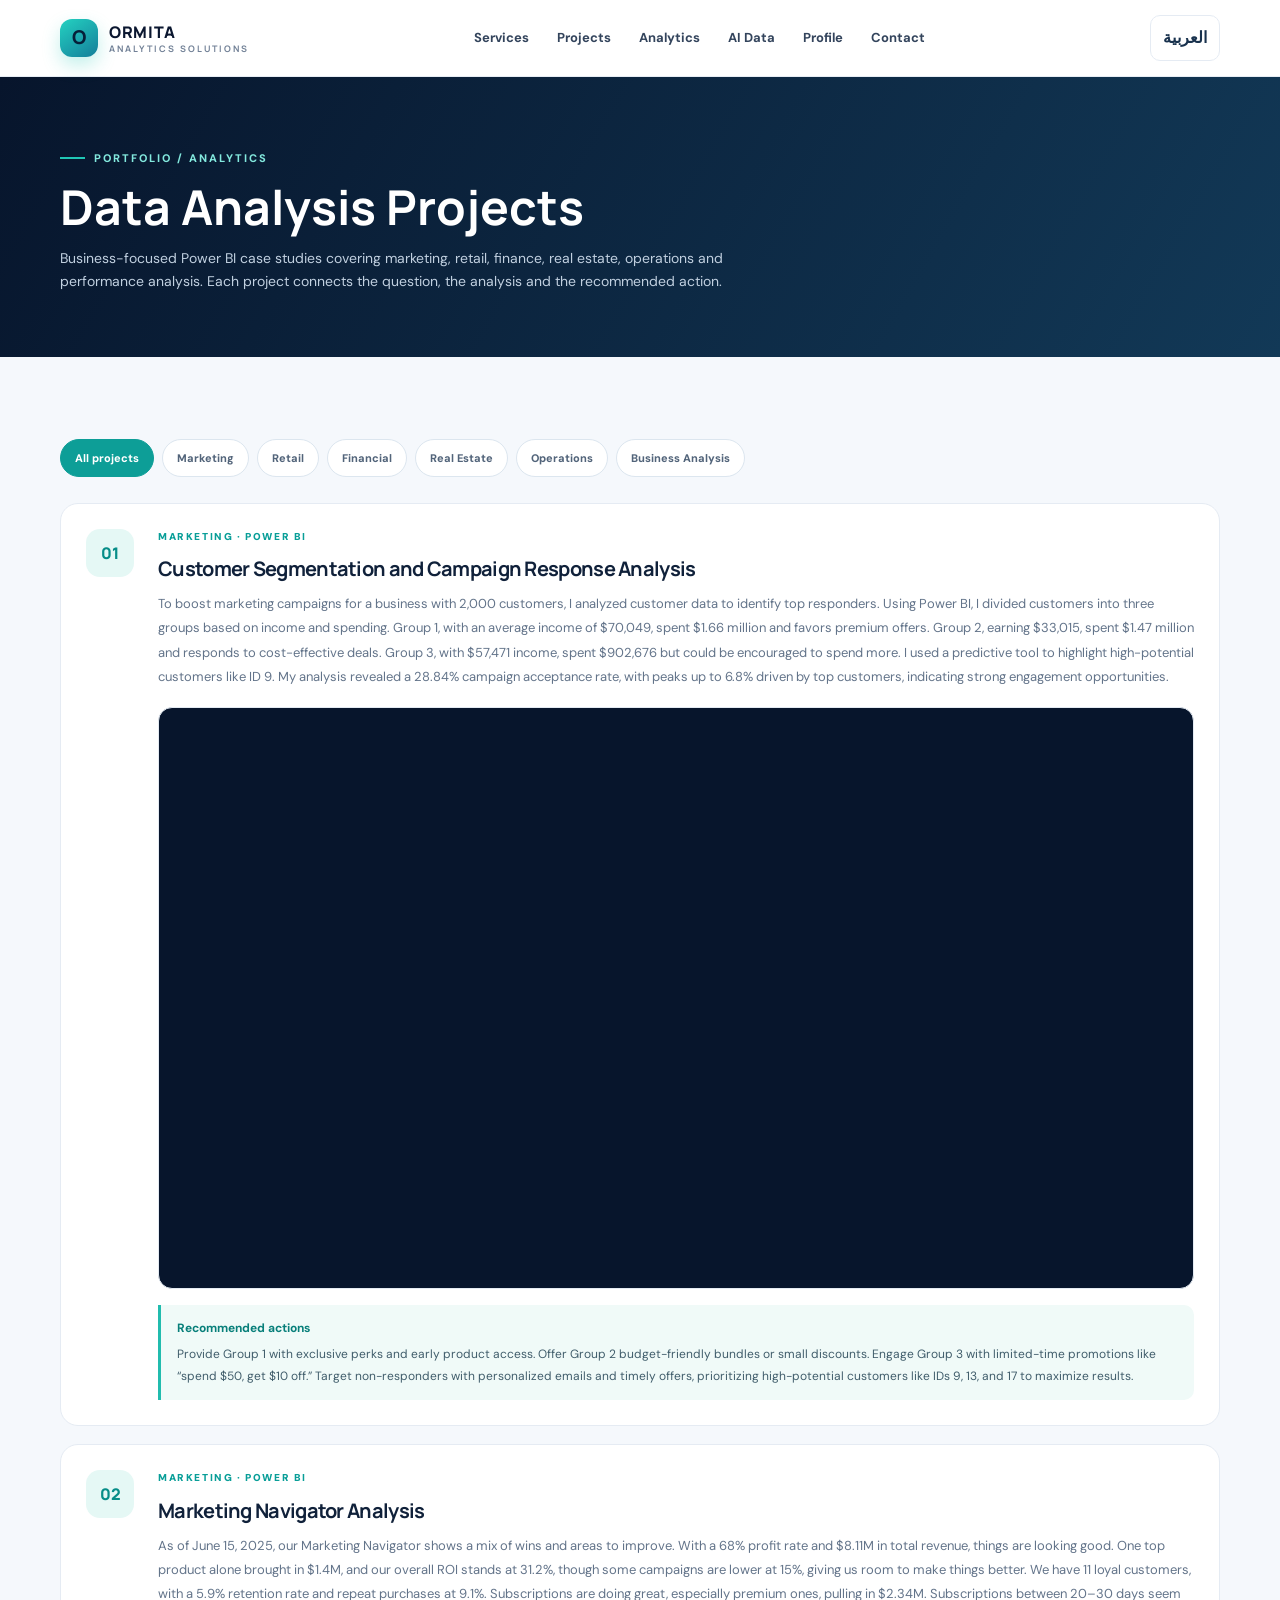
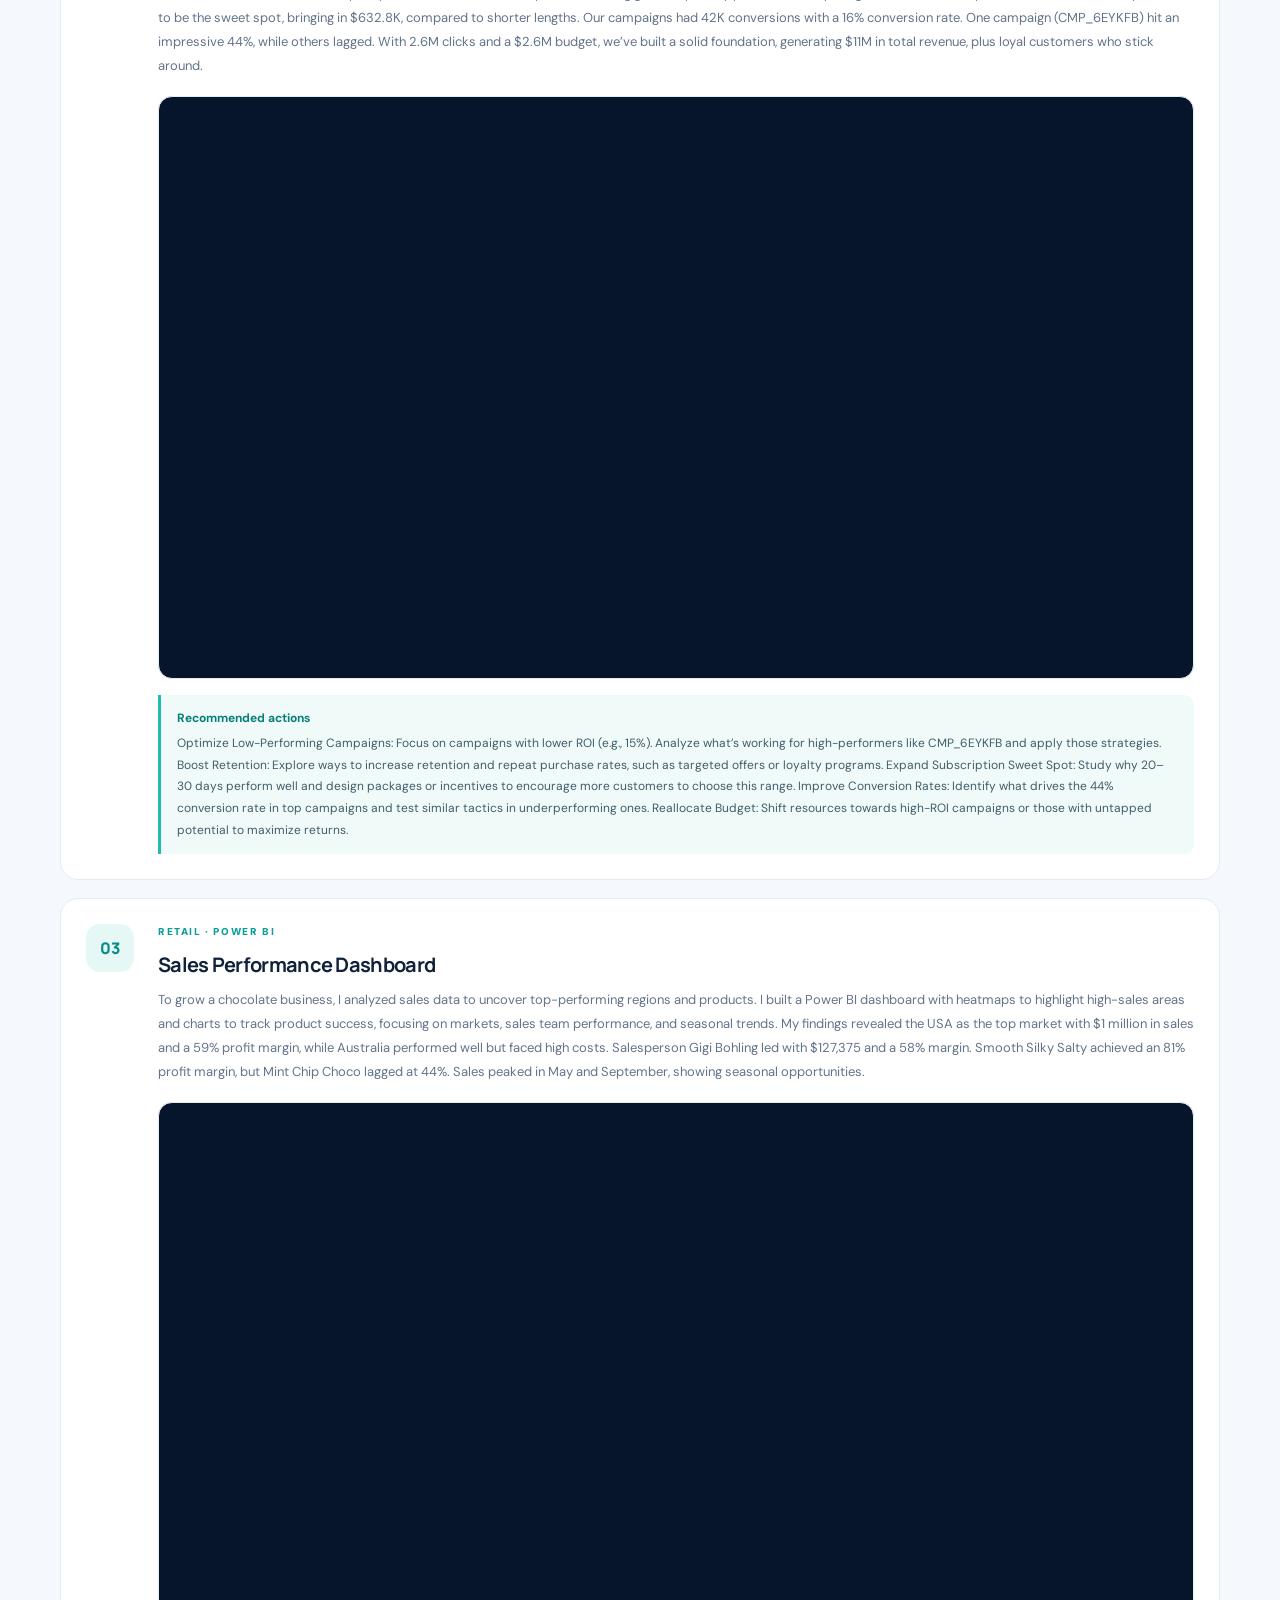
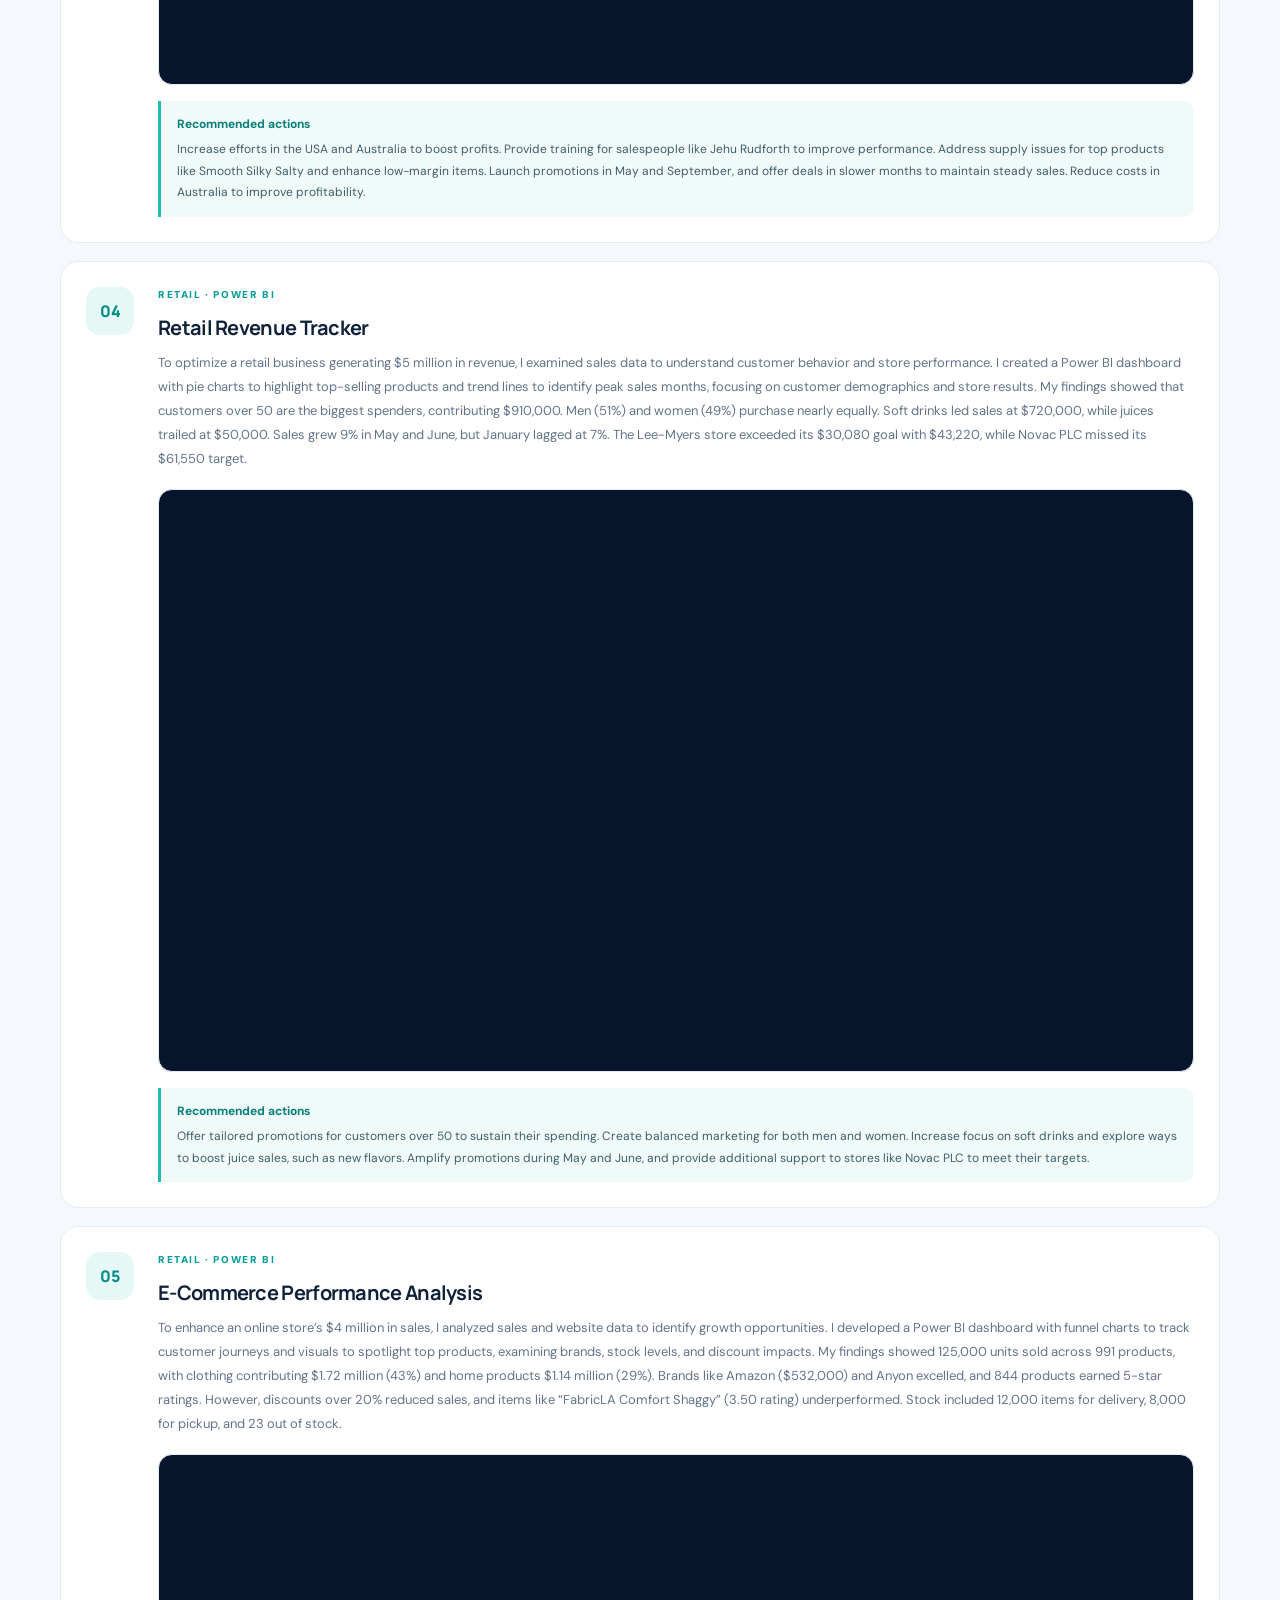
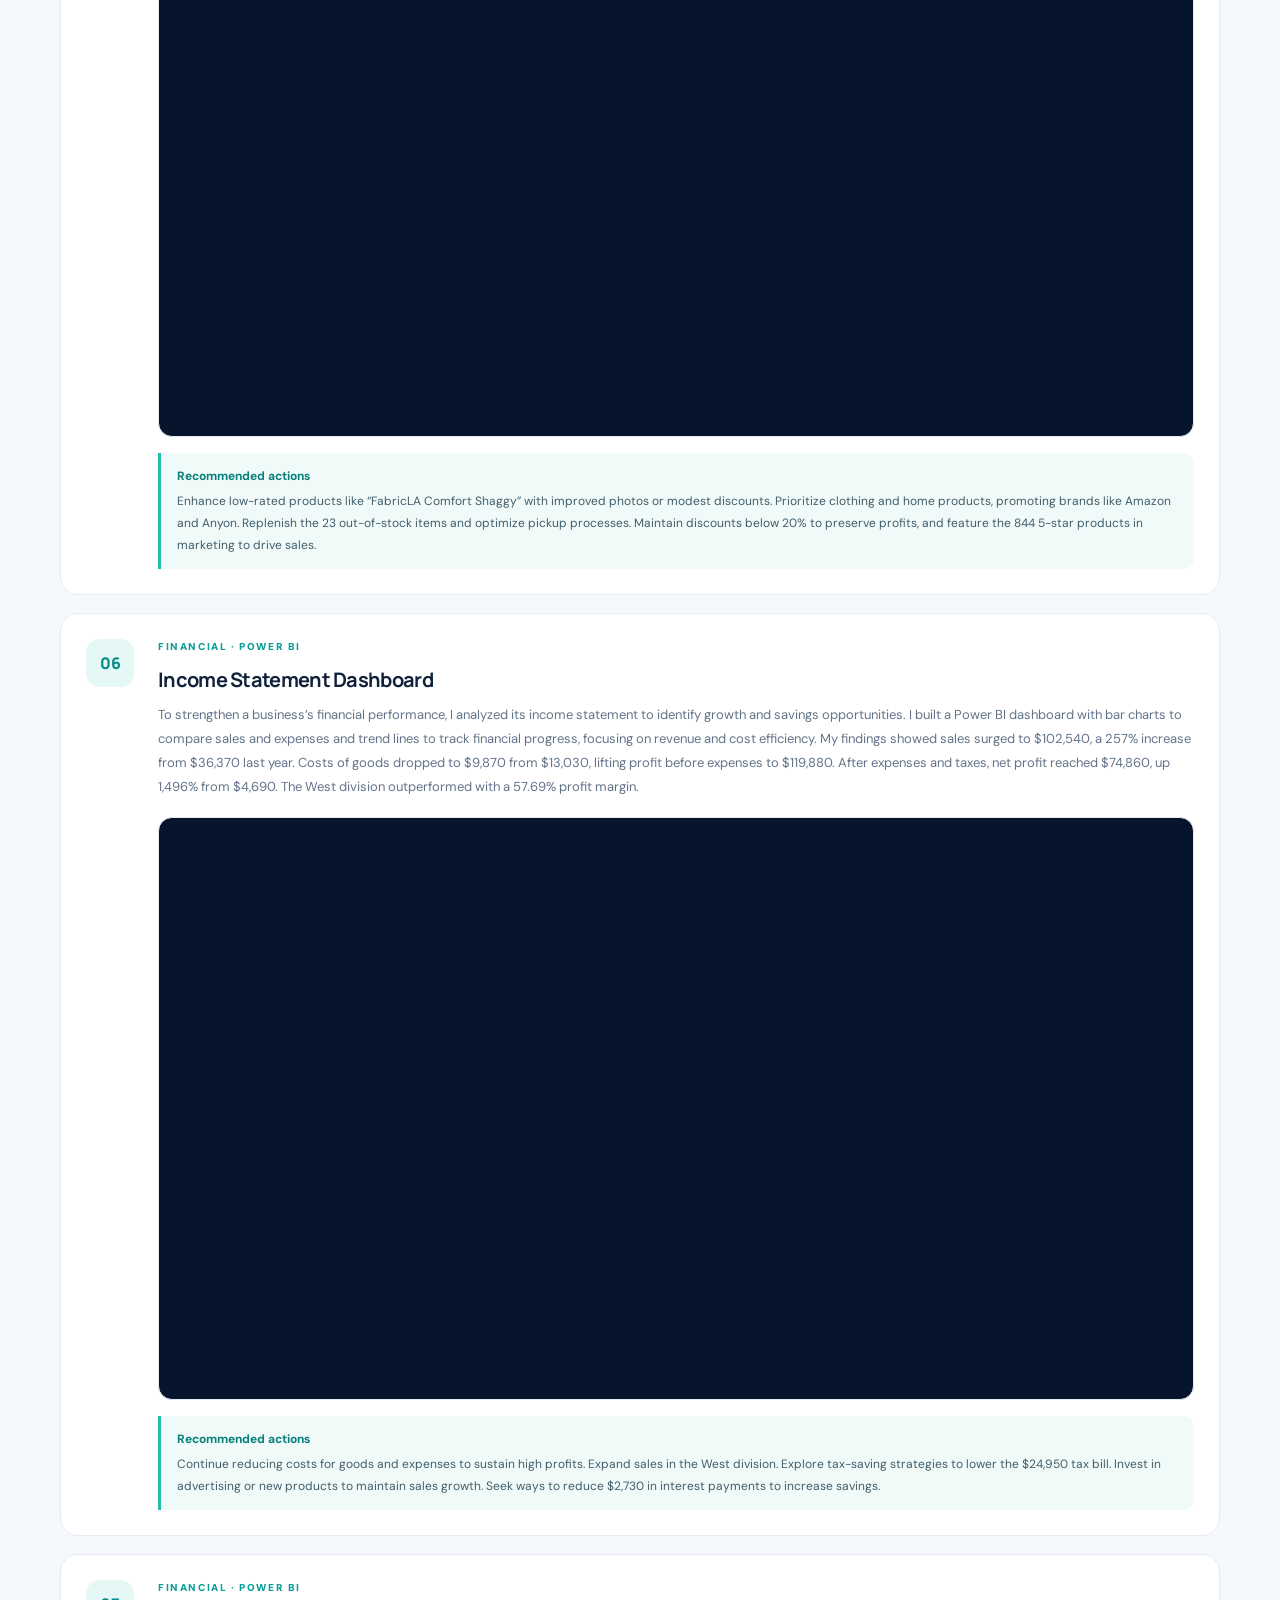
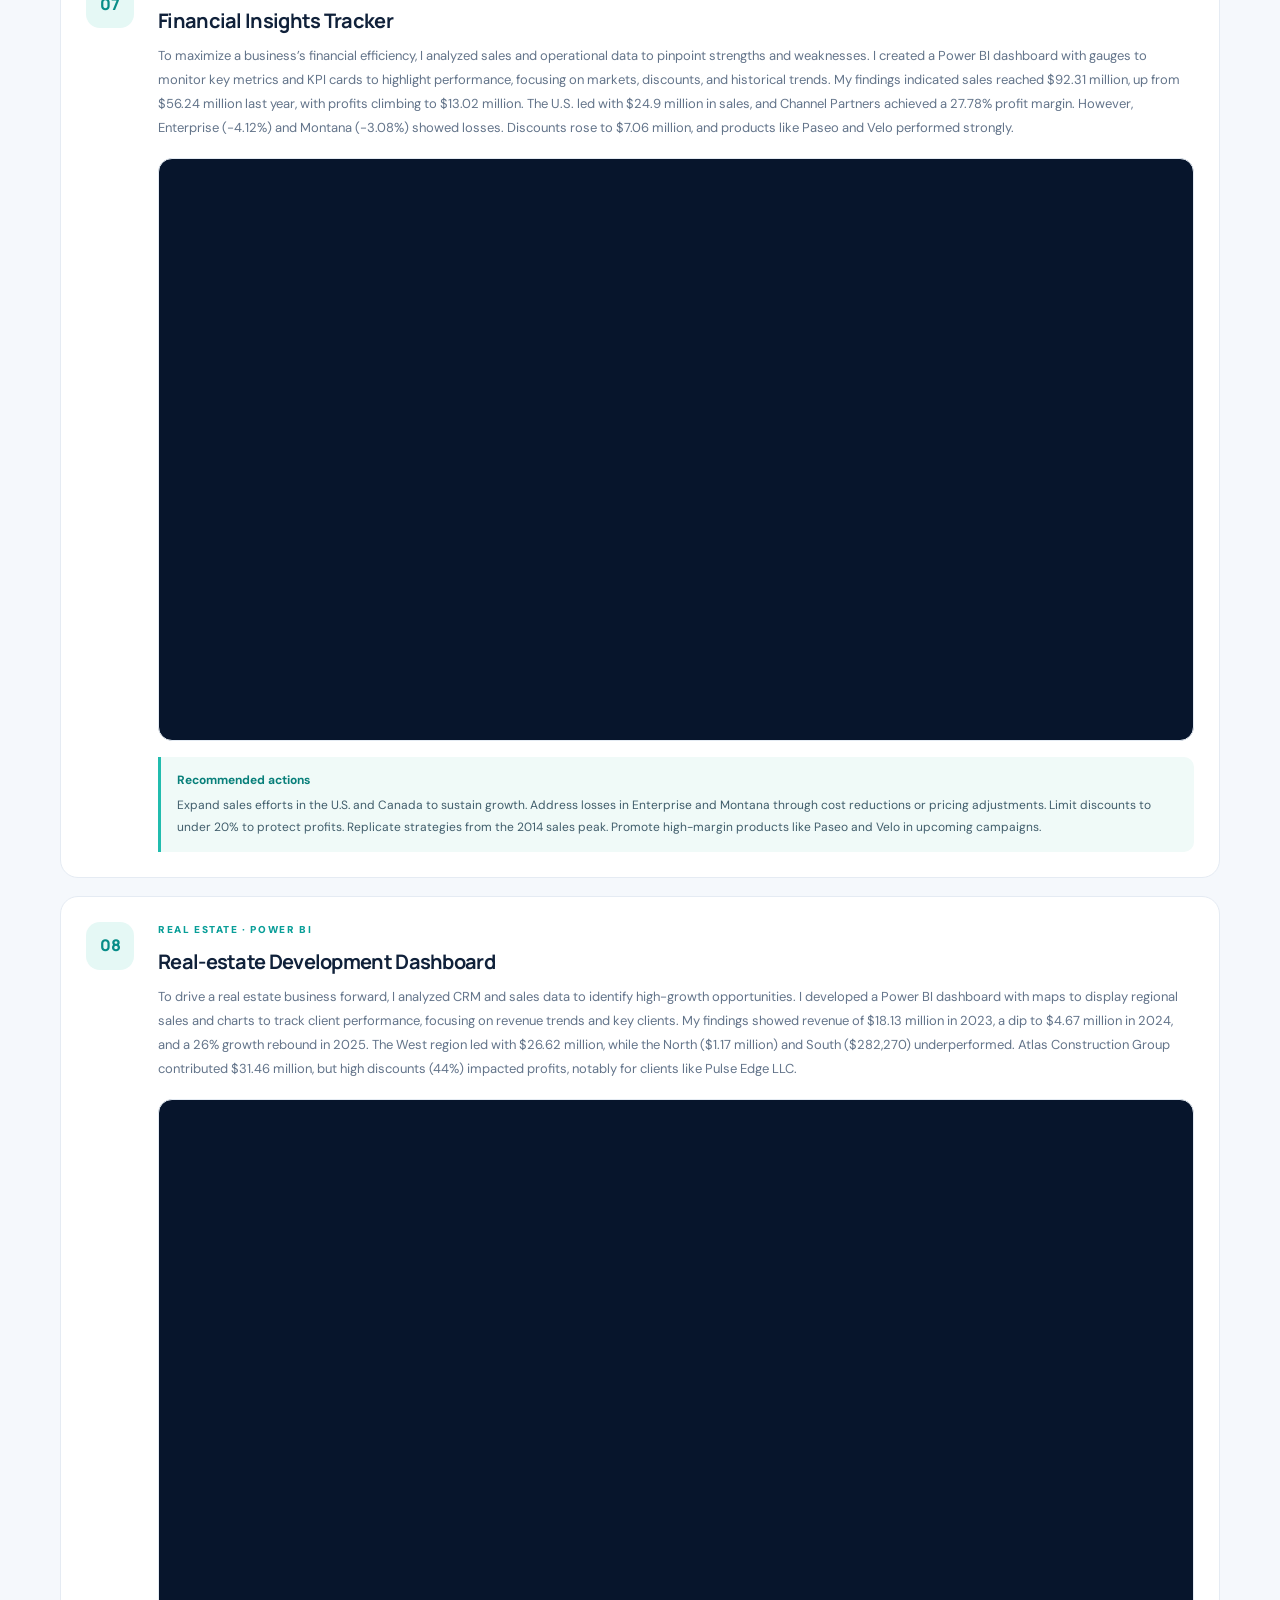
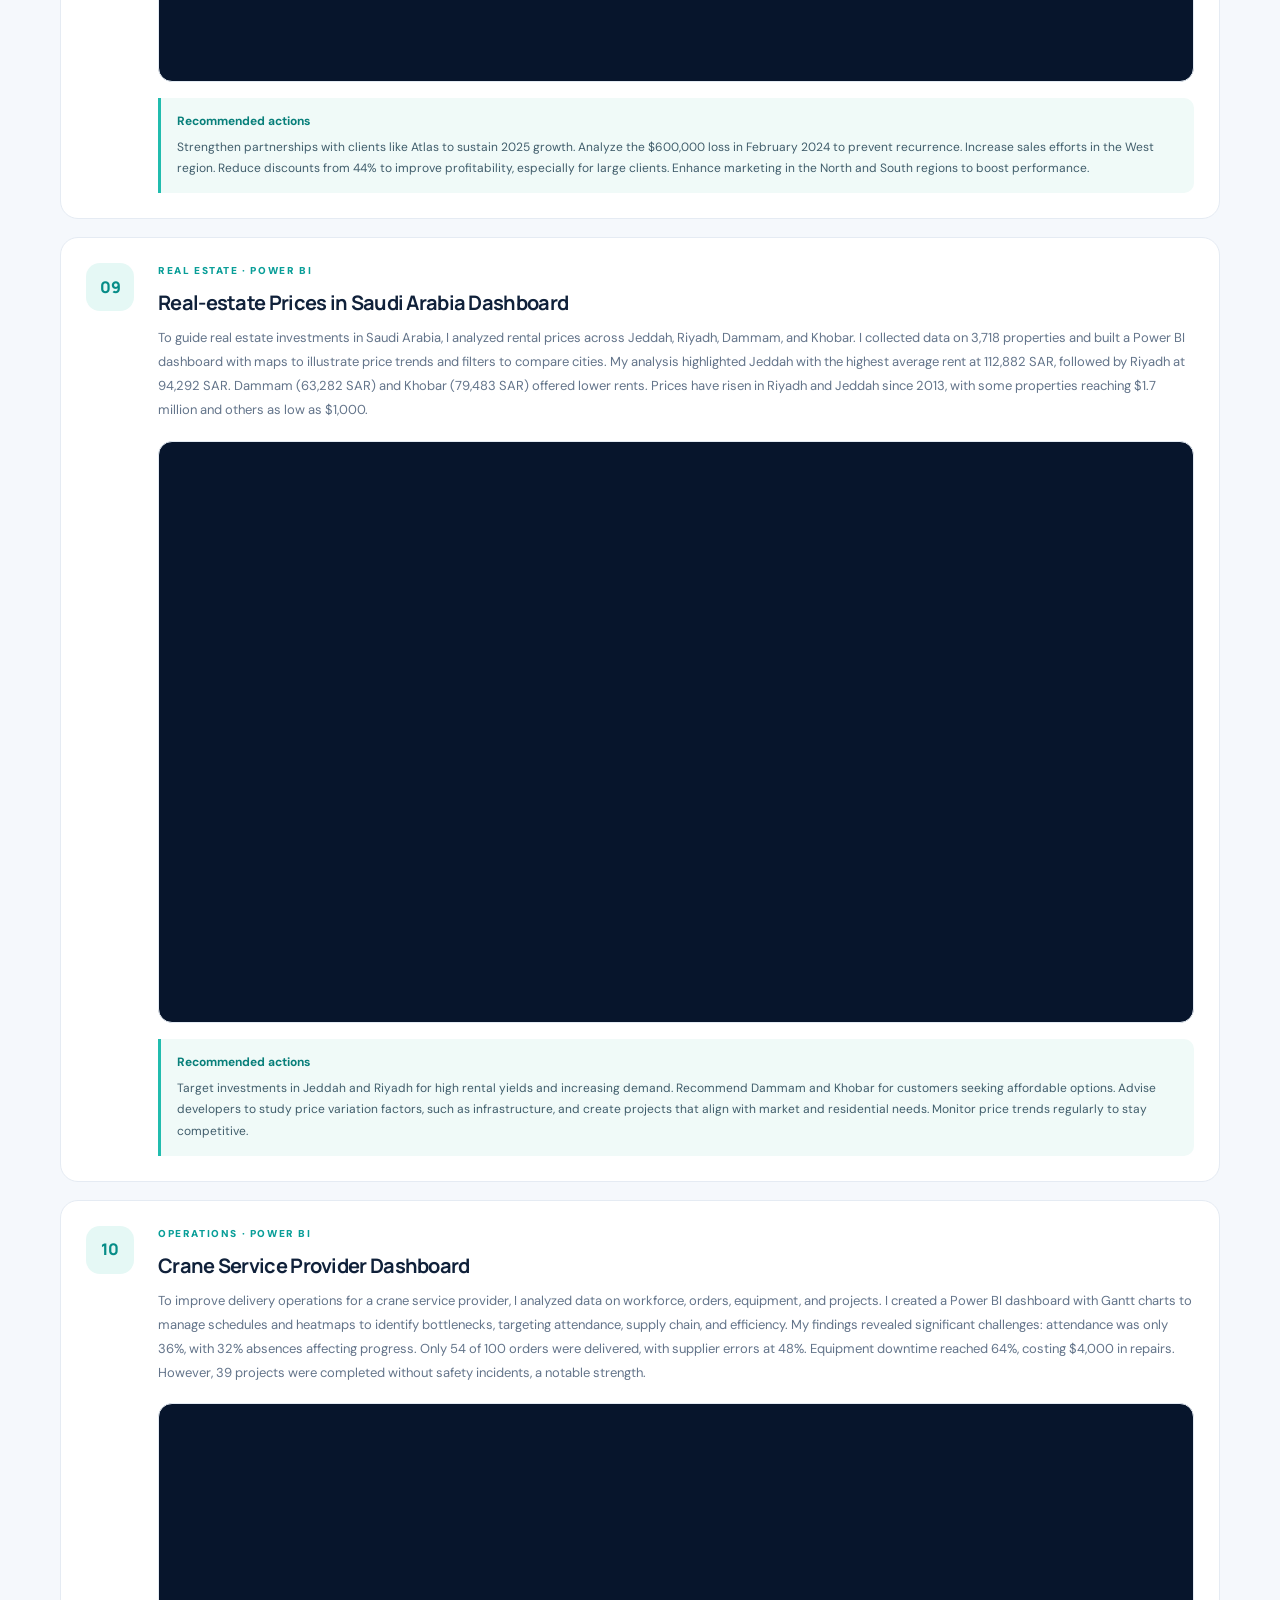
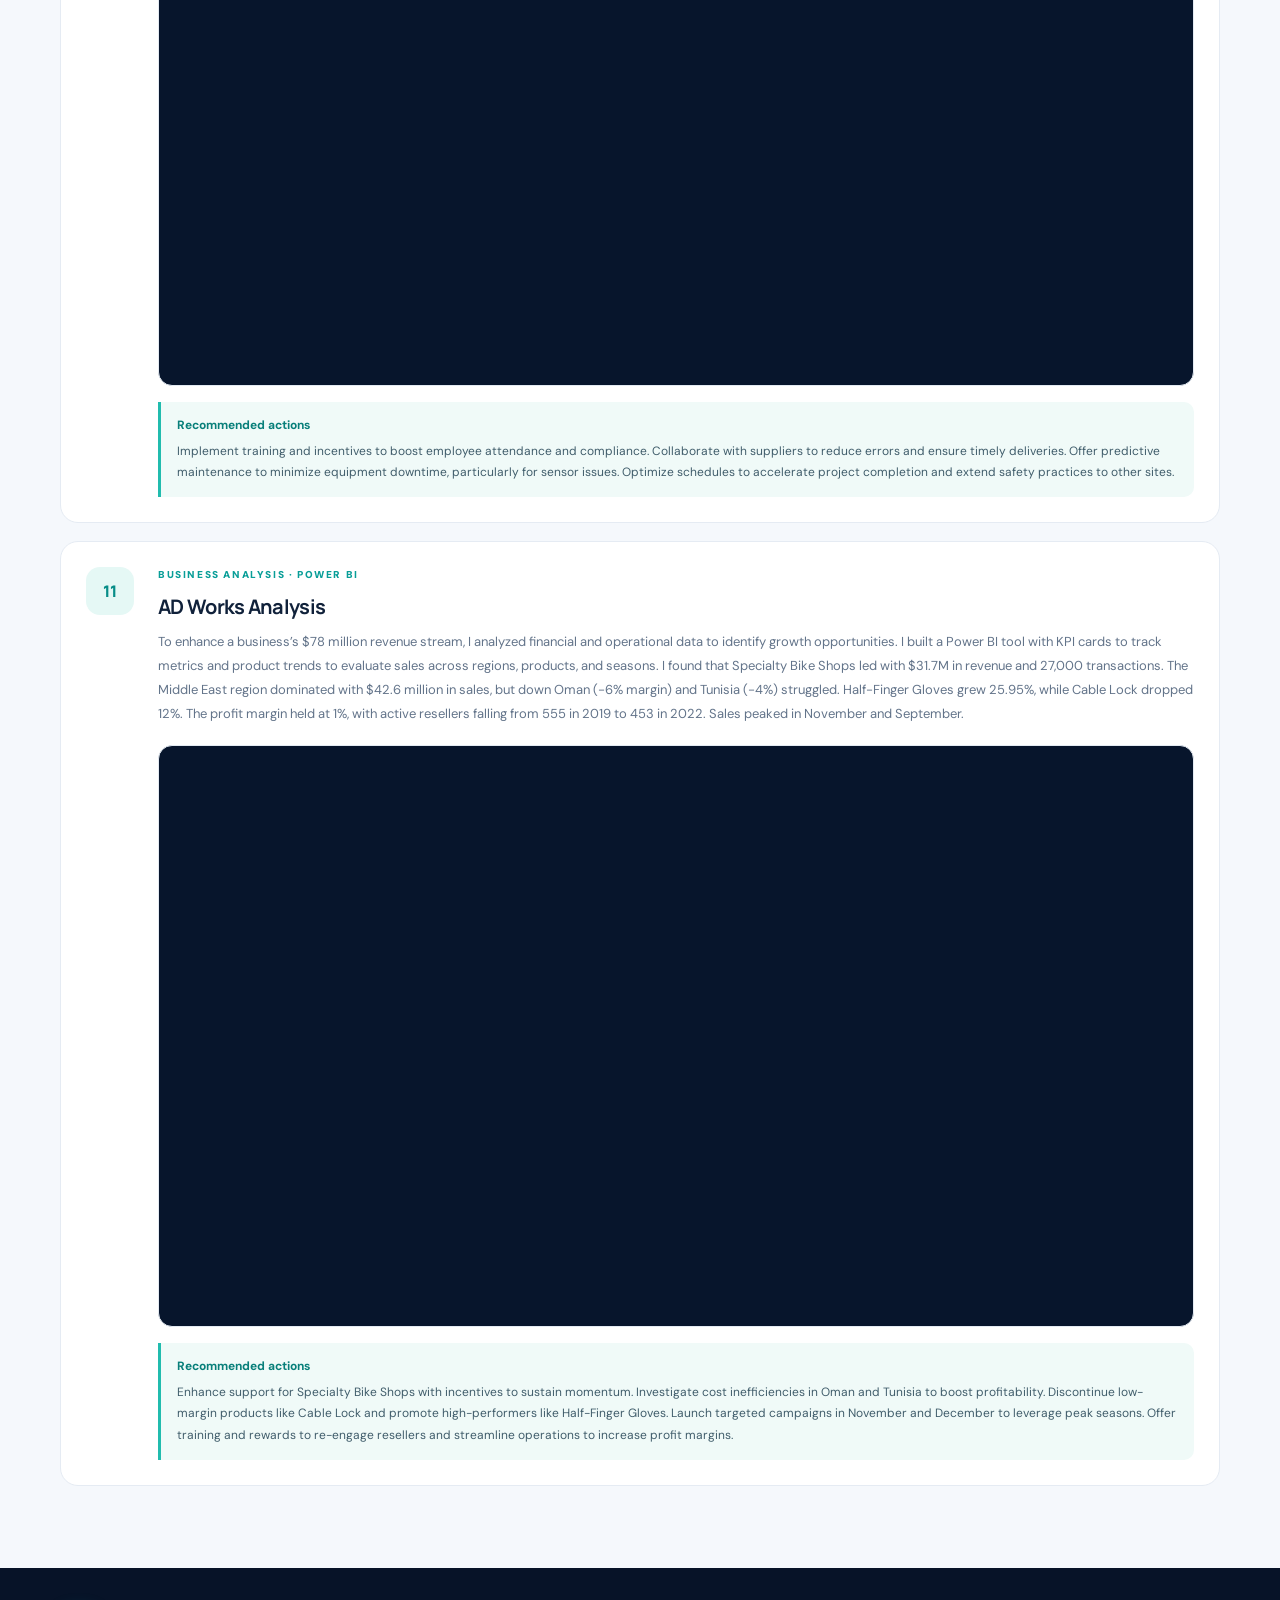
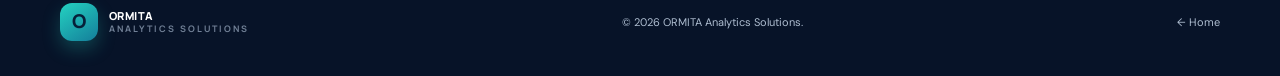
<file: data analysis.html>
<!doctype html><html lang="en" dir="ltr"><head><meta charset="utf-8"><meta name="viewport" content="width=device-width,initial-scale=1"><meta name="theme-color" content="#08162d"><meta name="description" content="ORMITA Analytics Solutions — Power BI, business intelligence, data analysis and AI data annotation."><title>Data Analysis Projects | ORMITA</title><link rel="stylesheet" href="styles.css"></head><body><header class="nav"><div class="container nav-inner"><a class="brand" href="index.html"><span class="brand-mark">O</span><span>ORMITA<small>ANALYTICS SOLUTIONS</small></span></a><nav class="nav-links"><a href="index.html#services" data-en="Services" data-ar="الخدمات">Services</a><a href="index.html#work" data-en="Projects" data-ar="المشاريع">Projects</a><a href="data analysis.html" data-en="Analytics" data-ar="تحليل البيانات">Analytics</a><a href="data labeling.html" data-en="AI Data" data-ar="بيانات الذكاء الاصطناعي">AI Data</a><a href="CV.html" data-en="Profile" data-ar="السيرة الذاتية">Profile</a><a href="index.html#contact" data-en="Contact" data-ar="تواصل">Contact</a></nav><div class="nav-actions"><button class="lang-btn" id="langToggle">العربية</button><button class="menu-btn" id="menuToggle">☰</button></div></div><nav class="mobile-menu" id="mobileMenu"><a href="index.html#services">Services / الخدمات</a><a href="index.html#work">Projects / المشاريع</a><a href="data analysis.html">Analytics</a><a href="data labeling.html">AI Data</a><a href="CV.html">Profile</a><a href="index.html#contact">Contact</a></nav></header><section class="page-hero"><div class="container"><div class="eyebrow" data-en="PORTFOLIO / ANALYTICS" data-ar="معرض الأعمال / التحليلات">PORTFOLIO / ANALYTICS</div><h1 data-en="Data Analysis Projects" data-ar="مشاريع تحليل البيانات">Data Analysis Projects</h1><p data-en="Business-focused Power BI case studies covering marketing, retail, finance, real estate, operations and performance analysis. Each project connects the question, the analysis and the recommended action." data-ar="دراسات حالة باستخدام Power BI تركز على الأعمال، وتشمل التسويق والتجزئة والتمويل والعقارات والعمليات وتحليل الأداء. يربط كل مشروع بين سؤال العمل والتحليل والإجراء المقترح.">Business-focused Power BI case studies covering marketing, retail, finance, real estate, operations and performance analysis. Each project connects the question, the analysis and the recommended action.</p></div></section><main class="section"><div class="container"><div class="filters" id="filters"></div><div class="detail-list" id="projectList"></div></div></main><footer class="footer"><div class="container footer-inner"><a class="brand" href="index.html"><span class="brand-mark">O</span><span>ORMITA<small>ANALYTICS SOLUTIONS</small></span></a><span>© 2026 ORMITA Analytics Solutions.</span><a href="index.html">← Home</a></div></footer>
<script>
const projects=[{"title": "Customer Segmentation and Campaign Response Analysis", "en": "To boost marketing campaigns for a business with 2,000 customers, I analyzed customer data to identify top responders. Using Power BI, I divided customers into three groups based on income and spending. Group 1, with an average income of $70,049, spent $1.66 million and favors premium offers. Group 2, earning $33,015, spent $1.47 million and responds to cost-effective deals. Group 3, with $57,471 income, spent $902,676 but could be encouraged to spend more. I used a predictive tool to highlight high-potential customers like ID 9. My analysis revealed a 28.84% campaign acceptance rate, with peaks up to 6.8% driven by top customers, indicating strong engagement opportunities.", "ar": "لتحسين الحملات التسويقية لشركة تضم 2000 عميل، قمت بتحليل بيانات العملاء لتحديد أفضل المستجيبين. باستخدام Power BI، قسمت العملاء إلى ثلاث مجموعات بناءً على الدخل والإنفاق. المجموعة الأولى، بمتوسط دخل 70,049 دولار، أنفقت 1.66 مليون دولار وتفضل العروض المميزة. المجموعة الثانية، بدخل 33,015 دولار، أنفقت 1.47 مليون دولار وتستجيب للعروض الاقتصادية. المجموعة الثالثة، بدخل 57,471 دولار، أنفقت 902,676 دولار لكن يمكن تشجيعها على الإنفاق أكثر. استخدمت أداة تنبؤية لإبراز العملاء ذوي الإمكانيات العالية مثل ID 9. كشف تحليلي عن نسبة قبول حملات 28.84%، مع ذروات تصل إلى 6.8% بقيادة العملاء المميزين، مما يشير إلى فرص مشاركة قوية.", "rec_en": "Provide Group 1 with exclusive perks and early product access. Offer Group 2 budget-friendly bundles or small discounts. Engage Group 3 with limited-time promotions like “spend $50, get $10 off.” Target non-responders with personalized emails and timely offers, prioritizing high-potential customers like IDs 9, 13, and 17 to maximize results.", "rec_ar": "قدّم للمجموعة الأولى امتيازات حصرية ووصولًا مبكرًا للمنتجات. قدّم للمجموعة الثانية حزمًا اقتصادية أو خصومات صغيرة. أشعل اهتمام المجموعة الثالثة بعروض محدودة المدة مثل \"أنفق 50 دولارًا، احصل على خصم 10 دولارات\". استهدف غير المستجيبين برسائل بريد إلكتروني مخصصة وعروض في الوقت المناسب، مع إعطاء الأولوية للعملاء ذوي الإمكانيات العالية مثل IDs 9 و13 و17 لتحقيق أقصى قدر من النتائج.", "category": "Marketing", "video": "https://www.youtube-nocookie.com/embed/_h0olAbntP0?enablejsapi=1"}, {"title": "Marketing Navigator Analysis", "en": "As of June 15, 2025, our Marketing Navigator shows a mix of wins and areas to improve. With a 68% profit rate and $8.11M in total revenue, things are looking good. One top product alone brought in $1.4M, and our overall ROI stands at 31.2%, though some campaigns are lower at 15%, giving us room to make things better. We have 11 loyal customers, with a 5.9% retention rate and repeat purchases at 9.1%. Subscriptions are doing great, especially premium ones, pulling in $2.34M. Subscriptions between 20–30 days seem to be the sweet spot, bringing in $632.8K, compared to shorter lengths. Our campaigns had 42K conversions with a 16% conversion rate. One campaign (CMP_6EYKFB) hit an impressive 44%, while others lagged. With 2.6M clicks and a $2.6M budget, we’ve built a solid foundation, generating $11M in total revenue, plus loyal customers who stick around.", "ar": "اعتبارًا من 15 يونيو 2025، تُظهر لوحة التحكم التسويقية لدينا مزيجًا من النجاحات ومجالات التحسين. مع معدل ربح 68% وإيرادات إجمالية قدرها 8.11 مليون دولار، تبدو الأمور جيدة. حقق منتج رائد بمفرده 1.4 مليون دولار، ويبلغ عائد الاستثمار الإجمالي 31.2%، على الرغم من أن بعض الحملات أقل عند 15%، مما يمنحنا مجالًا للتحسين. لدينا 11 عميلًا مخلصًا، مع معدل احتفاظ 5.9% ومشتريات متكررة بنسبة 9.1%. الاشتراكات تحقق أداءً رائعًا، خاصة الاشتراكات المميزة، التي حققت 2.34 مليون دولار. تبدو الاشتراكات التي تتراوح بين 20-30 يومًا هي النقطة المثالية، حيث حققت 632.8 ألف دولار، مقارنة بالمدد الأقصر. حققت حملاتنا 42 ألف تحويل بنسبة تحويل 16%. حققت إحدى الحملات (CMP_6EYKFB) نسبة مذهلة 44%، بينما تأخرت أخرى. مع 2.6 مليون نقرة وميزانية 2.6 مليون دولار، بنينا أساسًا متينًا، محققين إيرادات إجمالية قدرها 11 مليون دولار، إلى جانب عملاء مخلصين يستمرون بالبقاء.", "rec_en": "Optimize Low-Performing Campaigns: Focus on campaigns with lower ROI (e.g., 15%). Analyze what’s working for high-performers like CMP_6EYKFB and apply those strategies. Boost Retention: Explore ways to increase retention and repeat purchase rates, such as targeted offers or loyalty programs. Expand Subscription Sweet Spot: Study why 20–30 days perform well and design packages or incentives to encourage more customers to choose this range. Improve Conversion Rates: Identify what drives the 44% conversion rate in top campaigns and test similar tactics in underperforming ones. Reallocate Budget: Shift resources towards high-ROI campaigns or those with untapped potential to maximize returns.", "rec_ar": "تحسين الحملات ذات الأداء المنخفض: ركز على الحملات ذات العائد المنخفض (مثل 15%). حلل ما يعمل في الحملات عالية الأداء مثل CMP_6EYKFB وطبق تلك الاستراتيجيات. تعزيز الاحتفاظ: استكشف طرقًا لزيادة معدلات الاحتفاظ والشراء المتكرر، مثل العروض المستهدفة أو برامج الولاء. توسيع النطاق المثالي للاشتراكات: دراسة سبب أداء الاشتراكات بين 20-30 يومًا بشكل جيد وتصميم حزم أو حوافز لتشجيع المزيد من العملاء على اختيار هذا النطاق. تحسين معدلات التحويل: حدد ما يدفع نسبة التحويل 44% في الحملات الرائدة واختبر تكتيكات مماثلة في الحملات ذات الأداء الضعيف. إعادة تخصيص الميزانية: وجه الموارد نحو الحملات ذات العائد العالي أو تلك التي لديها إمكانيات غير مستغلة لتعظيم العوائد.", "category": "Marketing", "video": "https://www.youtube.com/embed/QWl7YBCWCPA?enablejsapi=1"}, {"title": "Sales Performance Dashboard", "en": "To grow a chocolate business, I analyzed sales data to uncover top-performing regions and products. I built a Power BI dashboard with heatmaps to highlight high-sales areas and charts to track product success, focusing on markets, sales team performance, and seasonal trends. My findings revealed the USA as the top market with $1 million in sales and a 59% profit margin, while Australia performed well but faced high costs. Salesperson Gigi Bohling led with $127,375 and a 58% margin. Smooth Silky Salty achieved an 81% profit margin, but Mint Chip Choco lagged at 44%. Sales peaked in May and September, showing seasonal opportunities.", "ar": "لتنمية أعمال الشوكولاتة، قمت بتحليل بيانات المبيعات للكشف عن المناطق والمنتجات ذات الأداء الأعلى. أنشأت لوحة تحكم في Power BI تحتوي على خرائط حرارية لإبراز المناطق ذات المبيعات العالية ومخططات لتتبع نجاح المنتجات، مع التركيز على الأسواق، أداء فريق المبيعات، والاتجاهات الموسمية. كشفت نتائجي أن الولايات المتحدة هي السوق الرائدة بمبيعات 1 مليون دولار وهامش ربح 59%، بينما أدت أستراليا جيدًا ولكن واجهت تكاليف عالية. قادت البائعة جيجي بوهلينج بمبيعات 127,375 دولار وهامش 58%. حقق Smooth Silky Salty هامش ربح 81%، لكن Mint Chip Choco تأخر عند 44%. بلغت المبيعات ذروتها في مايو وسبتمبر، مما يظهر فرصًا موسمية.", "rec_en": "Increase efforts in the USA and Australia to boost profits. Provide training for salespeople like Jehu Rudforth to improve performance. Address supply issues for top products like Smooth Silky Salty and enhance low-margin items. Launch promotions in May and September, and offer deals in slower months to maintain steady sales. Reduce costs in Australia to improve profitability.", "rec_ar": "زِد الجهود في الولايات المتحدة وأستراليا لتعزيز الأرباح. قدّم تدريبًا للبائعين مثل جيهو رودفورث لتحسين الأداء. عالج مشكلات التوريد للمنتجات الرائدة مثل Smooth Silky Salty وحسّن العناصر ذات الهامش المنخفض. أطلق عروضًا ترويجية في مايو وسبتمبر، وقدّم صفقات في الأشهر البطيئة للحفاظ على مبيعات مستقرة. قلل التكاليف في أستراليا لتحسين الربحية.", "category": "Retail", "video": "https://www.youtube-nocookie.com/embed/IMad3YIrHnI?enablejsapi=1"}, {"title": "Retail Revenue Tracker", "en": "To optimize a retail business generating $5 million in revenue, I examined sales data to understand customer behavior and store performance. I created a Power BI dashboard with pie charts to highlight top-selling products and trend lines to identify peak sales months, focusing on customer demographics and store results. My findings showed that customers over 50 are the biggest spenders, contributing $910,000. Men (51%) and women (49%) purchase nearly equally. Soft drinks led sales at $720,000, while juices trailed at $50,000. Sales grew 9% in May and June, but January lagged at 7%. The Lee-Myers store exceeded its $30,080 goal with $43,220, while Novac PLC missed its $61,550 target.", "ar": "لتحسين أعمال التجزئة التي تحقق إيرادات 5 ملايين دولار، قمت بفحص بيانات المبيعات لفهم سلوك العملاء وأداء المتاجر. أنشأت لوحة تحكم في Power BI تحتوي على مخططات دائرية لإبراز المنتجات الأكثر مبيعًا وخطوط اتجاه لتحديد أشهر المبيعات القصوى، مع التركيز على التركيبة السكانية للعملاء ونتائج المتاجر. أظهرت نتائجي أن العملاء فوق 50 عامًا هم الأكثر إنفاقًا، حيث ساهموا بـ910,000 دولار. يشتري الرجال (51%) والنساء (49%) بشكل متساوٍ تقريبًا. تصدرت المشروبات الغازية المبيعات بـ720,000 دولار، بينما تأخرت العصائر عند 50,000 دولار. نمت المبيعات 9% في مايو ويونيو، لكن يناير تأخر عند 7%. تجاوز متجر Lee-Myers هدفه البالغ 30,080 دولار بتحقيق 43,220 دولار، بينما فشل Novac PLC في تحقيق هدفه البالغ 61,550 دولار.", "rec_en": "Offer tailored promotions for customers over 50 to sustain their spending. Create balanced marketing for both men and women. Increase focus on soft drinks and explore ways to boost juice sales, such as new flavors. Amplify promotions during May and June, and provide additional support to stores like Novac PLC to meet their targets.", "rec_ar": "قدّم عروضًا ترويجية مخصصة للعملاء فوق 50 عامًا للحفاظ على إنفاقهم. أنشئ تسويقًا متوازنًا للرجال والنساء. زِد التركيز على المشروبات الغازية واستكشف طرقًا لتعزيز مبيعات العصائر، مثل النكهات الجديدة. عزز العروض الترويجية خلال مايو ويونيو، وقدّم دعمًا إضافيًا لمتاجر مثل Novac PLC لتحقيق أهدافها.", "category": "Retail", "video": "https://www.youtube-nocookie.com/embed/wshiyOY6a0I?enablejsapi=1"}, {"title": "E-Commerce Performance Analysis", "en": "To enhance an online store’s $4 million in sales, I analyzed sales and website data to identify growth opportunities. I developed a Power BI dashboard with funnel charts to track customer journeys and visuals to spotlight top products, examining brands, stock levels, and discount impacts. My findings showed 125,000 units sold across 991 products, with clothing contributing $1.72 million (43%) and home products $1.14 million (29%). Brands like Amazon ($532,000) and Anyon excelled, and 844 products earned 5-star ratings. However, discounts over 20% reduced sales, and items like “FabricLA Comfort Shaggy” (3.50 rating) underperformed. Stock included 12,000 items for delivery, 8,000 for pickup, and 23 out of stock.", "ar": "لتعزيز مبيعات متجر إلكتروني بقيمة 4 ملايين دولار، قمت بتحليل بيانات المبيعات والموقع الإلكتروني لتحديد فرص النمو. طورت لوحة تحكم في Power BI تحتوي على مخططات قمعية لتتبع رحلات العملاء وصور بصرية لإبراز أفضل المنتجات، مع فحص العلامات التجارية، مستويات المخزون، وتأثيرات الخصومات. أظهرت نتائجي بيع 125,000 وحدة عبر 991 منتجًا، مع مساهمة الملابس بـ1.72 مليون دولار (43%) والمنتجات المنزلية بـ1.14 مليون دولار (29%). تفوقت علامات مثل Amazon (532,000 دولار) وAnyon، وحصل 844 منتجًا على تقييم 5 نجوم. ومع ذلك، قللت الخصومات فوق 20% من المبيعات، وأدى أداء منتجات مثل “FabricLA Comfort Shaggy” (تقييم 3.50) ضعيفًا. شمل المخزون 12,000 عنصر للتوصيل، 8,000 للاستلام، و23 نفدت من المخزون.", "rec_en": "Enhance low-rated products like “FabricLA Comfort Shaggy” with improved photos or modest discounts. Prioritize clothing and home products, promoting brands like Amazon and Anyon. Replenish the 23 out-of-stock items and optimize pickup processes. Maintain discounts below 20% to preserve profits, and feature the 844 5-star products in marketing to drive sales.", "rec_ar": "حسّن المنتجات منخفضة التقييم مثل “FabricLA Comfort Shaggy” بصور أفضل أو خصومات معتدلة. أعطِ الأولوية للملابس والمنتجات المنزلية، مع الترويج لعلامات مثل Amazon وAnyon. أعد تخزين الـ23 عنصرًا الناقصة وحسّن عمليات الاستلام. حافظ على الخصومات دون 20% لحماية الأرباح، وأبرز الـ844 منتجًا ذات الـ5 نجوم في التسويق لزيادة المبيعات.", "category": "Retail", "video": "https://www.youtube-nocookie.com/embed/prdlBJYNqig?enablejsapi=1"}, {"title": "Income Statement Dashboard", "en": "To strengthen a business’s financial performance, I analyzed its income statement to identify growth and savings opportunities. I built a Power BI dashboard with bar charts to compare sales and expenses and trend lines to track financial progress, focusing on revenue and cost efficiency. My findings showed sales surged to $102,540, a 257% increase from $36,370 last year. Costs of goods dropped to $9,870 from $13,030, lifting profit before expenses to $119,880. After expenses and taxes, net profit reached $74,860, up 1,496% from $4,690. The West division outperformed with a 57.69% profit margin.", "ar": "لتعزيز الأداء المالي لشركة، قمت بتحليل بيان الدخل الخاص بها لتحديد فرص النمو والتوفير. أنشأت لوحة تحكم في Power BI تحتوي على مخططات شريطية لمقارنة المبيعات والمصروفات وخطوط اتجاه لتتبع التقدم المالي، مع التركيز على الإيرادات وكفاءة التكاليف. أظهرت نتائجي ارتفاع المبيعات إلى 102,540 دولار، بزيادة 257% من 36,370 دولار العام الماضي. انخفضت تكاليف البضائع إلى 9,870 دولار من 13,030 دولار، مما رفع الربح قبل المصروفات إلى 119,880 دولار. بعد المصروفات والضرائب، بلغ صافي الربح 74,860 دولار، بزيادة 1,496% من 4,690 دولار. تفوقت المنطقة الغربية بهامش ربح 57.69%.", "rec_en": "Continue reducing costs for goods and expenses to sustain high profits. Expand sales in the West division. Explore tax-saving strategies to lower the $24,950 tax bill. Invest in advertising or new products to maintain sales growth. Seek ways to reduce $2,730 in interest payments to increase savings.", "rec_ar": "استمر في تقليل تكاليف البضائع والمصروفات للحفاظ على أرباح عالية. وسّع المبيعات في المنطقة الغربية. استكشف استراتيجيات توفير الضرائب لخفض فاتورة الضرائب البالغة 24,950 دولار. استثمر في الإعلانات أو المنتجات الجديدة للحفاظ على نمو المبيعات. ابحث عن طرق لتقليل مدفوعات الفائدة البالغة 2,730 دولار لزيادة المدخرات.", "category": "Financial", "video": "https://www.youtube-nocookie.com/embed/1592LLIVKeg?enablejsapi=1"}, {"title": "Financial Insights Tracker", "en": "To maximize a business’s financial efficiency, I analyzed sales and operational data to pinpoint strengths and weaknesses. I created a Power BI dashboard with gauges to monitor key metrics and KPI cards to highlight performance, focusing on markets, discounts, and historical trends. My findings indicated sales reached $92.31 million, up from $56.24 million last year, with profits climbing to $13.02 million. The U.S. led with $24.9 million in sales, and Channel Partners achieved a 27.78% profit margin. However, Enterprise (-4.12%) and Montana (-3.08%) showed losses. Discounts rose to $7.06 million, and products like Paseo and Velo performed strongly.", "ar": "لتعظيم الكفاءة المالية لشركة، قمت بتحليل بيانات المبيعات والعمليات لتحديد نقاط القوة والضعف. أنشأت لوحة تحكم في Power BI تحتوي على عدادات لمراقبة المقاييس الرئيسية وبطاقات KPI لإبراز الأداء، مع التركيز على الأسواق، الخصومات، والاتجاهات التاريخية. أشارت نتائجي إلى أن المبيعات بلغت 92.31 مليون دولار، ارتفاعًا من 56.24 مليون دولار العام الماضي، مع ارتفاع الأرباح إلى 13.02 مليون دولار. تصدرت الولايات المتحدة بمبيعات 24.9 مليون دولار، وحققت Channel Partners هامش ربح 27.78%. ومع ذلك، أظهرت Enterprise (-4.12%) وMontana (-3.08%) خسائر. ارتفعت الخصومات إلى 7.06 مليون دولار، وأدت منتجات مثل Paseo وVelo أداءً قويًا.", "rec_en": "Expand sales efforts in the U.S. and Canada to sustain growth. Address losses in Enterprise and Montana through cost reductions or pricing adjustments. Limit discounts to under 20% to protect profits. Replicate strategies from the 2014 sales peak. Promote high-margin products like Paseo and Velo in upcoming campaigns.", "rec_ar": "وسّع جهود المبيعات في الولايات المتحدة وكندا للحفاظ على النمو. عالج الخسائر في Enterprise وMontana من خلال تقليل التكاليف أو تعديل الأسعار. قلل الخصومات إلى أقل من 20% لحماية الأرباح. كرر استراتيجيات ذروة المبيعات في 2014. روّج للمنتجات ذات الهامش العالي مثل Paseo وVelo في الحملات القادمة.", "category": "Financial", "video": "https://www.youtube-nocookie.com/embed/pR7ev1yuhuo?enablejsapi=1"}, {"title": "Real-estate Development Dashboard", "en": "To drive a real estate business forward, I analyzed CRM and sales data to identify high-growth opportunities. I developed a Power BI dashboard with maps to display regional sales and charts to track client performance, focusing on revenue trends and key clients. My findings showed revenue of $18.13 million in 2023, a dip to $4.67 million in 2024, and a 26% growth rebound in 2025. The West region led with $26.62 million, while the North ($1.17 million) and South ($282,270) underperformed. Atlas Construction Group contributed $31.46 million, but high discounts (44%) impacted profits, notably for clients like Pulse Edge LLC.", "ar": "لدفع أعمال عقارية قدمًا، قمت بتحليل بيانات CRM والمبيعات لتحديد فرص النمو العالية. طورت لوحة تحكم في Power BI تحتوي على خرائط لعرض المبيعات الإقليمية ومخططات لتتبع أداء العملاء، مع التركيز على اتجاهات الإيرادات والعملاء الرئيسيين. أظهرت نتائجي إيرادات بلغت 18.13 مليون دولار في 2023، انخفاضًا إلى 4.67 مليون دولار في 2024، وانتعاشًا بنمو 26% في 2025. تصدرت المنطقة الغربية بـ26.62 مليون دولار، بينما أدت المنطقتان الشمالية (1.17 مليون دولار) والجنوبية (282,270 دولار) أداءً ضعيفًا. ساهمت Atlas Construction Group بـ31.46 مليون دولار، لكن الخصومات العالية (44%) أثرت على الأرباح، خاصة لعملاء مثل Pulse Edge LLC.", "rec_en": "Strengthen partnerships with clients like Atlas to sustain 2025 growth. Analyze the $600,000 loss in February 2024 to prevent recurrence. Increase sales efforts in the West region. Reduce discounts from 44% to improve profitability, especially for large clients. Enhance marketing in the North and South regions to boost performance.", "rec_ar": "عزز الشراكات مع عملاء مثل Atlas للحفاظ على نمو 2025. حلل خسارة 600,000 دولار في فبراير 2024 لمنع التكرار. زِد جهود المبيعات في المنطقة الغربية. قلل الخصومات من 44% لتحسين الربحية، خاصة للعملاء الكبار. حسّن التسويق في المناطق الشمالية والجنوبية لتعزيز الأداء.", "category": "Real Estate", "video": "https://www.youtube-nocookie.com/embed/62yjpAHsLzY?enablejsapi=1"}, {"title": "Real-estate Prices in Saudi Arabia Dashboard", "en": "To guide real estate investments in Saudi Arabia, I analyzed rental prices across Jeddah, Riyadh, Dammam, and Khobar. I collected data on 3,718 properties and built a Power BI dashboard with maps to illustrate price trends and filters to compare cities. My analysis highlighted Jeddah with the highest average rent at 112,882 SAR, followed by Riyadh at 94,292 SAR. Dammam (63,282 SAR) and Khobar (79,483 SAR) offered lower rents. Prices have risen in Riyadh and Jeddah since 2013, with some properties reaching $1.7 million and others as low as $1,000.", "ar": "لتوجيه الاستثمارات العقارية في السعودية، قمت بتحليل أسعار الإيجارات في جدة، الرياض، الدمام، والخلر. جمعت بيانات عن 3,718 عقارًا وأنشأت لوحة تحكم في Power BI تحتوي على خرائط لتوضيح اتجاهات الأسعار وفلاتر لمقارنة المدن. سلط تحليلي الضوء على جدة بمتوسط إيجار أعلى عند 112,882 ريال سعودي، تليها الرياض عند 94,292 ريال سعودي. قدمت الدمام (63,282 ريال سعودي) والخير (79,483 ريال سعودي) إيجارات أقل. ارتفعت الأسعار في الرياض وجدة منذ 2013، حيث وصلت بعض العقارات إلى 1.7 مليون دولار، بينما أخرى منخفضة تصل إلى 1000 دولار.", "rec_en": "Target investments in Jeddah and Riyadh for high rental yields and increasing demand. Recommend Dammam and Khobar for customers seeking affordable options. Advise developers to study price variation factors, such as infrastructure, and create projects that align with market and residential needs. Monitor price trends regularly to stay competitive.", "rec_ar": "استهدف الاستثمارات في جدة والرياض لعوائد إيجارية عالية وطلب متزايد. أوصي بالدمام والخبر للعملاء الباحثين عن خيارات ميسورة. انصح المطورين بدراسة عوامل اختلاف الأسعار، مثل البنية التحتية، وإنشاء مشاريع تتماشى مع احتياجات السوق والسكان. راقب اتجاهات الأسعار بانتظام لتبقى منافسًا.", "category": "Real Estate", "video": "https://www.youtube.com/embed/YxttuwQRih8?enablejsapi=1"}, {"title": "Crane Service Provider Dashboard", "en": "To improve delivery operations for a crane service provider, I analyzed data on workforce, orders, equipment, and projects. I created a Power BI dashboard with Gantt charts to manage schedules and heatmaps to identify bottlenecks, targeting attendance, supply chain, and efficiency. My findings revealed significant challenges: attendance was only 36%, with 32% absences affecting progress. Only 54 of 100 orders were delivered, with supplier errors at 48%. Equipment downtime reached 64%, costing $4,000 in repairs. However, 39 projects were completed without safety incidents, a notable strength.", "ar": "لتحسين عمليات التسليم لمقدم خدمة الرافعات، قمت بتحليل بيانات القوى العاملة، الطلبات، المعدات، والمشاريع. أنشأت لوحة تحكم في Power BI تحتوي على مخططات جانت لإدارة الجداول الزمنية وخرائط حرارية لتحديد الاختناقات، مستهدفًا الحضور وسلسلة التوريد والكفاءة. كشفت نتائجي عن تحديات كبيرة: كان الحضور 36% فقط، مع تأثير الغيابات بنسبة 32% على التقدم. تم تسليم 54 من 100 طلب فقط، مع أخطاء الموردين بنسبة 48%. وصل توقف المعدات إلى 64%، مما كلف 4,000 دولار في الإصلاحات. ومع ذلك، تم إكمال 39 مشروعًا دون حوادث أمان، وهي نقطة قوة بارزة.", "rec_en": "Implement training and incentives to boost employee attendance and compliance. Collaborate with suppliers to reduce errors and ensure timely deliveries. Offer predictive maintenance to minimize equipment downtime, particularly for sensor issues. Optimize schedules to accelerate project completion and extend safety practices to other sites.", "rec_ar": "نفذ التدريب والحوافز لزيادة حضور الموظفين والالتزام. تعاون مع الموردين لتقليل الأخطاء وضمان التسليم في الوقت المحدد. قدم صيانة تنبؤية لتقليل توقف المعدات، خاصة لمشكلات المستشعرات. حسّن الجداول الزمنية لتسريع إكمال المشاريع وقوِّ ممارسات السلامة عبر المواقع الأخرى.", "category": "Operations", "video": "https://www.youtube.com/embed/vj1AFfD6neQ?enablejsapi=1"}, {"title": "AD Works Analysis", "en": "To enhance a business’s $78 million revenue stream, I analyzed financial and operational data to identify growth opportunities. I built a Power BI tool with KPI cards to track metrics and product trends to evaluate sales across regions, products, and seasons. I found that Specialty Bike Shops led with $31.7M in revenue and 27,000 transactions. The Middle East region dominated with $42.6 million in sales, but down Oman (-6% margin) and Tunisia (-4%) struggled. Half-Finger Gloves grew 25.95%, while Cable Lock dropped 12%. The profit margin held at 1%, with active resellers falling from 555 in 2019 to 453 in 2022. Sales peaked in November and September.", "ar": "لتعزيز إيرادات شركة بقيمة 78 مليون دولار، قمت بتحليل البيانات المالية والتشغيلية لتحديد فرص النمو. أنشأت أداة Power BI تحتوي على بطاقات KPI واتجاهات المنتجات لتقييم المبيعات عبر المناطق والمنتجات والمواسم. وجدت أن متاجر الدراجات المتخصصة تصدرت بإيرادات 31.7 مليون دولار و27,000 معاملة. سيطرت منطقة الشرق الأوسط بمبيعات 42.6 مليون دولار، لكن عمان (-6% هامش) وتونس (-4%) واجهتا صعوبات. نمت قفازات نصف إصبع بنسبة 25.95%، بينما انخفض Cable Lock بنسبة 12%. ظل هامش الربح عند 1%، مع انخفاض الموزعين النشطين من 555 في 2019 إلى 453 في 2022. بلغت المبيعات ذروتها في نوفمبر وسبتمبر.", "rec_en": "Enhance support for Specialty Bike Shops with incentives to sustain momentum. Investigate cost inefficiencies in Oman and Tunisia to boost profitability. Discontinue low-margin products like Cable Lock and promote high-performers like Half-Finger Gloves. Launch targeted campaigns in November and December to leverage peak seasons. Offer training and rewards to re-engage resellers and streamline operations to increase profit margins.", "rec_ar": "عزز دعم متاجر الدراجات المتخصصة بحوافز للحفاظ على الزخم. تحقق من عدم كفاءة التكاليف في عمان وتونس لتعزيز الربحية. أوقف المنتجات ذات الهامش المنخفض مثل Cable Lock وروّج للمنتجات عالية الأداء مثل قفازات نصف إصبع. أطلق حملات مستهدفة في نوفمبر وديسمبر للاستفادة من مواسم الذروة. قدّم تدريبًا ومكافآت لإعادة إشعال الموزعين وتبسيط العمليات لزيادة هوامش الربح.", "category": "Business Analysis", "video": "https://www.youtube.com/embed/KppZJ-nwAxU?enablejsapi=1"}];
const cats=["All","Marketing","Retail","Financial","Real Estate","Operations","Business Analysis"];
let active="All";
const labels={"All":["All projects","كل المشاريع"],"Marketing":["Marketing","التسويق"],"Retail":["Retail","التجزئة"],"Financial":["Financial","المالية"],"Real Estate":["Real Estate","العقارات"],"Operations":["Operations","العمليات"],"Business Analysis":["Business Analysis","تحليل الأعمال"]};
function renderFilters(){document.getElementById('filters').innerHTML=cats.map(c=>`<button class="filter ${active===c?'active':''}" data-cat="${c}">${document.documentElement.lang==='ar'?labels[c][1]:labels[c][0]}</button>`).join('');document.querySelectorAll('.filter').forEach(b=>b.onclick=()=>{active=b.dataset.cat;renderFilters();renderProjects()})}
function renderProjects(){const lang=document.documentElement.lang;let list=projects.filter(p=>active==="All"||p.category===active);document.getElementById('projectList').innerHTML=list.map((p,i)=>`<article class="detail-card"><div class="detail-number">${String(i+1).padStart(2,'0')}</div><div><div class="kicker">${p.category} · POWER BI</div><h2>${p.title}</h2><p>${lang==='ar'?(p.ar||p.en):p.en}</p><div class="project-video-frame"><iframe src="${p.video}" title="${p.title} video demonstration" loading="lazy" allow="accelerometer; autoplay; clipboard-write; encrypted-media; gyroscope; picture-in-picture; web-share" referrerpolicy="strict-origin-when-cross-origin" allowfullscreen></iframe></div><div class="recommend"><b>${lang==='ar'?'التوصيات العملية':'Recommended actions'}</b>${lang==='ar'?(p.rec_ar||p.rec_en):(p.rec_en||p.rec_ar)}</div></div></article>`).join('')}
const originalSetLang=window.setLang;
window.setLang=function(lang){originalSetLang(lang);if(document.getElementById('projectList')){renderFilters();renderProjects()}};
renderFilters();renderProjects();
</script>
<script>
const translations={};
function setLang(lang){document.documentElement.lang=lang;document.documentElement.dir=lang==='ar'?'rtl':'ltr';document.querySelectorAll('[data-en][data-ar]').forEach(el=>{el.textContent=el.dataset[lang]});document.querySelectorAll('[data-en-html][data-ar-html]').forEach(el=>{el.innerHTML=el.dataset[lang+'Html']});const b=document.getElementById('langToggle');if(b)b.textContent=lang==='ar'?'English':'العربية';localStorage.setItem('ormita-lang',lang)}
document.getElementById('langToggle')?.addEventListener('click',()=>setLang(document.documentElement.lang==='ar'?'en':'ar'));
document.getElementById('menuToggle')?.addEventListener('click',()=>document.getElementById('mobileMenu')?.classList.toggle('open'));
setLang(localStorage.getItem('ormita-lang')||'en');
</script></body></html>
</file>
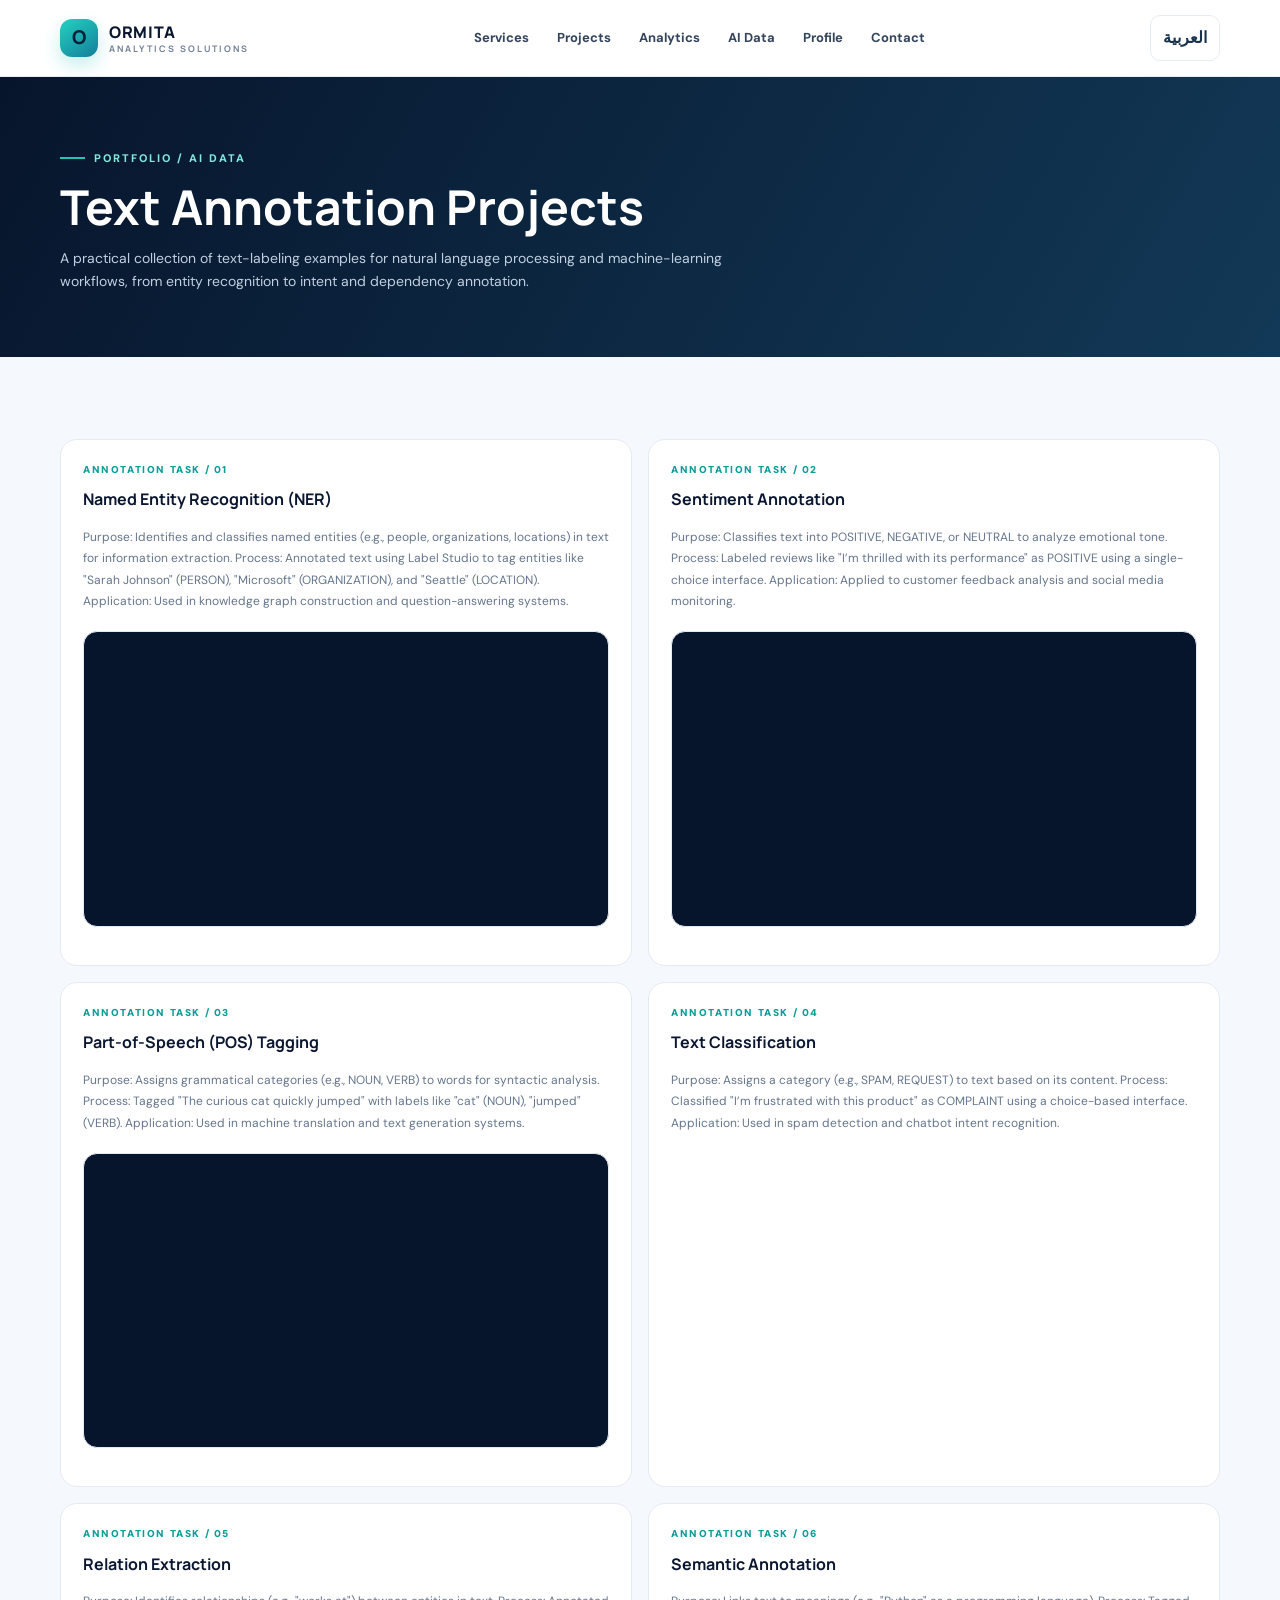
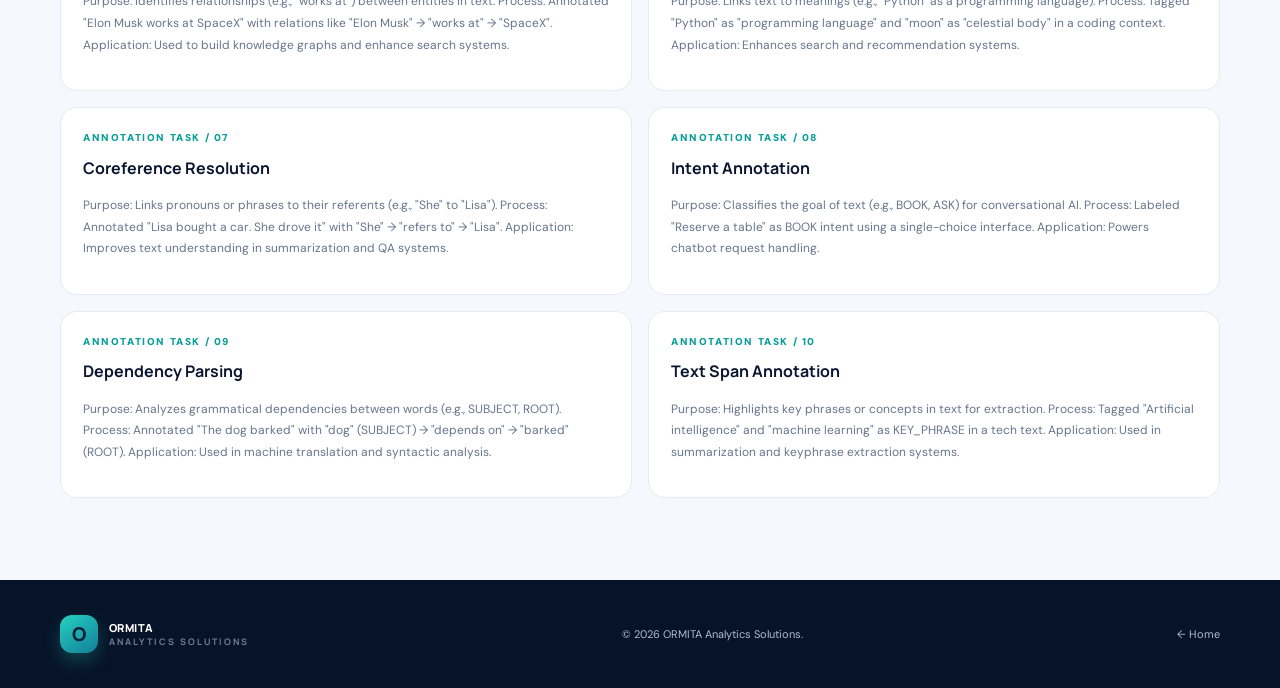
<file: data labeling.html>
<!doctype html><html lang="en" dir="ltr"><head><meta charset="utf-8"><meta name="viewport" content="width=device-width,initial-scale=1"><meta name="theme-color" content="#08162d"><meta name="description" content="ORMITA Analytics Solutions — Power BI, business intelligence, data analysis and AI data annotation."><title>AI Data Annotation Projects | ORMITA</title><link rel="stylesheet" href="styles.css"></head><body><header class="nav"><div class="container nav-inner"><a class="brand" href="index.html"><span class="brand-mark">O</span><span>ORMITA<small>ANALYTICS SOLUTIONS</small></span></a><nav class="nav-links"><a href="index.html#services" data-en="Services" data-ar="الخدمات">Services</a><a href="index.html#work" data-en="Projects" data-ar="المشاريع">Projects</a><a href="data analysis.html" data-en="Analytics" data-ar="تحليل البيانات">Analytics</a><a href="data labeling.html" data-en="AI Data" data-ar="بيانات الذكاء الاصطناعي">AI Data</a><a href="CV.html" data-en="Profile" data-ar="السيرة الذاتية">Profile</a><a href="index.html#contact" data-en="Contact" data-ar="تواصل">Contact</a></nav><div class="nav-actions"><button class="lang-btn" id="langToggle">العربية</button><button class="menu-btn" id="menuToggle">☰</button></div></div><nav class="mobile-menu" id="mobileMenu"><a href="index.html#services">Services / الخدمات</a><a href="index.html#work">Projects / المشاريع</a><a href="data analysis.html">Analytics</a><a href="data labeling.html">AI Data</a><a href="CV.html">Profile</a><a href="index.html#contact">Contact</a></nav></header><section class="page-hero"><div class="container"><div class="eyebrow" data-en="PORTFOLIO / AI DATA" data-ar="معرض الأعمال / بيانات الذكاء الاصطناعي">PORTFOLIO / AI DATA</div><h1 data-en="Text Annotation Projects" data-ar="مشاريع وسم البيانات النصية">Text Annotation Projects</h1><p data-en="A practical collection of text-labeling examples for natural language processing and machine-learning workflows, from entity recognition to intent and dependency annotation." data-ar="مجموعة عملية من أمثلة وسم النصوص لتطبيقات معالجة اللغة الطبيعية وتعلم الآلة، بدءاً من التعرف على الكيانات وحتى تصنيف النوايا والعلاقات النحوية.">A practical collection of text-labeling examples for natural language processing and machine-learning workflows, from entity recognition to intent and dependency annotation.</p></div></section><main class="section"><div class="container"><div class="annotation-grid" id="annotationGrid"></div></div></main><footer class="footer"><div class="container footer-inner"><a class="brand" href="index.html"><span class="brand-mark">O</span><span>ORMITA<small>ANALYTICS SOLUTIONS</small></span></a><span>© 2026 ORMITA Analytics Solutions.</span><a href="index.html">← Home</a></div></footer>
<script>
const labels=[{"title": "Named Entity Recognition (NER)", "en": "Purpose: Identifies and classifies named entities (e.g., people, organizations, locations) in text for information extraction. Process: Annotated text using Label Studio to tag entities like \"Sarah Johnson\" (PERSON), \"Microsoft\" (ORGANIZATION), and \"Seattle\" (LOCATION). Application: Used in knowledge graph construction and question-answering systems.", "ar": "الغرض: يحدد ويصنف الكيانات المسماة (مثل الأشخاص، المنظمات، المواقع) في النص لاستخراج المعلومات. العملية: تم تعليق النص باستخدام Label Studio لتوسيم الكيانات مثل \"سارة جونسون\" (شخص)، \"مايكروسوفت\" (منظمة)، و\"سياتل\" (موقع). التطبيق: يُستخدم في بناء الرسوم البيانية للمعرفة وأنظمة الإجابة على الأسئلة.", "video": "https://www.youtube-nocookie.com/embed/OngRQqetblE?enablejsapi=1"}, {"title": "Sentiment Annotation", "en": "Purpose: Classifies text into POSITIVE, NEGATIVE, or NEUTRAL to analyze emotional tone. Process: Labeled reviews like \"I’m thrilled with its performance\" as POSITIVE using a single-choice interface. Application: Applied to customer feedback analysis and social media monitoring.", "ar": "الغرض: يصنف النص إلى إيجابي، سلبي، أو محايد لتحليل النغمة العاطفية. العملية: تم تصنيف المراجعات مثل \"أنا متحمس لأدائها\" كإيجابية باستخدام واجهة اختيار واحد. التطبيق: يُطبق على تحليل تعليقات العملاء ورصد وسائل التواصل الاجتماعي.", "video": "https://www.youtube-nocookie.com/embed/0f4ml8spMK4?enablejsapi=1"}, {"title": "Part-of-Speech (POS) Tagging", "en": "Purpose: Assigns grammatical categories (e.g., NOUN, VERB) to words for syntactic analysis. Process: Tagged \"The curious cat quickly jumped\" with labels like \"cat\" (NOUN), \"jumped\" (VERB). Application: Used in machine translation and text generation systems.", "ar": "الغرض: يعين فئات نحوية (مثل اسم، فعل) للكلمات لتحليل التركيب. العملية: تم تعليم \"القط المتعجب قفز بسرعة\" بعلامات مثل \"قط\" (اسم)، \"قفز\" (فعل). التطبيق: يُستخدم في أنظمة الترجمة الآلية وتوليد النصوص.", "video": "https://www.youtube-nocookie.com/embed/h_rsdGj7sKw?enablejsapi=1"}, {"title": "Text Classification", "en": "Purpose: Assigns a category (e.g., SPAM, REQUEST) to text based on its content. Process: Classified \"I’m frustrated with this product\" as COMPLAINT using a choice-based interface. Application: Used in spam detection and chatbot intent recognition.", "ar": "الغرض: يعين فئة (مثل بريد مزعج، طلب) للنص بناءً على محتواه. العملية: تم تصنيف \"أنا محبط من هذا المنتج\" كشكوى باستخدام واجهة اختيار. التطبيق: يُستخدم في كشف البريد المزعج وتتعرف نوايا روبوتات الدردشة."}, {"title": "Relation Extraction", "en": "Purpose: Identifies relationships (e.g., \"works at\") between entities in text. Process: Annotated \"Elon Musk works at SpaceX\" with relations like \"Elon Musk\" → \"works at\" → \"SpaceX\". Application: Used to build knowledge graphs and enhance search systems.", "ar": "الغرض: يحدد العلاقات (مثل \"يعمل في\") بين الكيانات في النص. العملية: تم تعليم \"إيلون ماسك يعمل في سبيس إكس\" بعلاقات مثل \"إيلون ماسك\" → \"يعمل في\" → \"سبيس إكس\". التطبيق: يُستخدم لبناء الرسوم البيانية للمعرفة وتحسين أنظمة البحث."}, {"title": "Semantic Annotation", "en": "Purpose: Links text to meanings (e.g., \"Python\" as a programming language). Process: Tagged \"Python\" as \"programming language\" and \"moon\" as \"celestial body\" in a coding context. Application: Enhances search and recommendation systems.", "ar": "الغرض: يربط النص بالمعاني (مثل \"بايثون\" كلغة برمجة). العملية: تم تعليم \"بايثون\" كـ\"لغة برمجة\" و\"القمر\" كـ\"جرم سماوي\" في سياق البرمجة. التطبيق: يعزز أنظمة البحث والتوصية."}, {"title": "Coreference Resolution", "en": "Purpose: Links pronouns or phrases to their referents (e.g., \"She\" to \"Lisa\"). Process: Annotated \"Lisa bought a car. She drove it\" with \"She\" → \"refers to\" → \"Lisa\". Application: Improves text understanding in summarization and QA systems.", "ar": "الغرض: يربط الضمائر أو العبارات بمراجعها (مثل \"هي\" بـ\"ليزا\"). العملية: تم تعليم \"ليزا اشترت سيارة. هي قادتها\" بـ\"هي\" → \"تشير إلى\" → \"ليزا\". التطبيق: يحسن فهم النص في أنظمة التلخيص والإجابة على الأسئلة."}, {"title": "Intent Annotation", "en": "Purpose: Classifies the goal of text (e.g., BOOK, ASK) for conversational AI. Process: Labeled \"Reserve a table\" as BOOK intent using a single-choice interface. Application: Powers chatbot request handling.", "ar": "الغرض: يصنف هدف النص (مثل حجز، سؤال) للذكاء الاصطناعي التفاعلي. العملية: تم تصنيف \"احجز طاولة\" كنية حجز باستخدام واجهة اختيار واحد. التطبيق: يدعم معالجة طلبات روبوتات الدردشة."}, {"title": "Dependency Parsing", "en": "Purpose: Analyzes grammatical dependencies between words (e.g., SUBJECT, ROOT). Process: Annotated \"The dog barked\" with \"dog\" (SUBJECT) → \"depends on\" → \"barked\" (ROOT). Application: Used in machine translation and syntactic analysis.", "ar": "الغرض: يحلل التبعيات النحوية بين الكلمات (مثل فاعل، جذر). العملية: تم تعليم \"الكلب نبح\" بـ\"الكلب\" (فاعل) → \"يعتمد على\" → \"نبح\" (جذر). التطبيق: يُستخدم في الترجمة الآلية والتحليل النحوي."}, {"title": "Text Span Annotation", "en": "Purpose: Highlights key phrases or concepts in text for extraction. Process: Tagged \"Artificial intelligence\" and \"machine learning\" as KEY_PHRASE in a tech text. Application: Used in summarization and keyphrase extraction systems.", "ar": "الغرض: يبرز العبارات أو المفاهيم الرئيسية في النص للاستخراج. العملية: تم تعليم \"الذكاء الاصطناعي\" و\"التعلم الآلي\" كعبارة رئيسية في نص تقني. التطبيق: يُستخدم في أنظمة التلخيص واستخراج العبارات الرئيسية."}];
function renderLabels(){const ar=document.documentElement.lang==='ar';document.getElementById('annotationGrid').innerHTML=labels.map((x,i)=>`<article class="annotation-card"><div class="kicker">ANNOTATION TASK / ${(i+1).toString().padStart(2,'0')}</div><h3>${x.title}</h3><p>${ar?(x.ar||x.en):(x.en||x.ar)}</p>${x.video?`<div class="project-video-frame"><iframe src="${x.video}" title="${x.title} video demonstration" loading="lazy" allow="accelerometer; autoplay; clipboard-write; encrypted-media; gyroscope; picture-in-picture; web-share" referrerpolicy="strict-origin-when-cross-origin" allowfullscreen></iframe></div>`:''}</article>`).join('')}
const originalSetLang=window.setLang;window.setLang=function(lang){originalSetLang(lang);if(document.getElementById('annotationGrid'))renderLabels()};renderLabels();
</script>
<script>
const translations={};
function setLang(lang){document.documentElement.lang=lang;document.documentElement.dir=lang==='ar'?'rtl':'ltr';document.querySelectorAll('[data-en][data-ar]').forEach(el=>{el.textContent=el.dataset[lang]});document.querySelectorAll('[data-en-html][data-ar-html]').forEach(el=>{el.innerHTML=el.dataset[lang+'Html']});const b=document.getElementById('langToggle');if(b)b.textContent=lang==='ar'?'English':'العربية';localStorage.setItem('ormita-lang',lang)}
document.getElementById('langToggle')?.addEventListener('click',()=>setLang(document.documentElement.lang==='ar'?'en':'ar'));
document.getElementById('menuToggle')?.addEventListener('click',()=>document.getElementById('mobileMenu')?.classList.toggle('open'));
setLang(localStorage.getItem('ormita-lang')||'en');
</script></body></html>
</file>
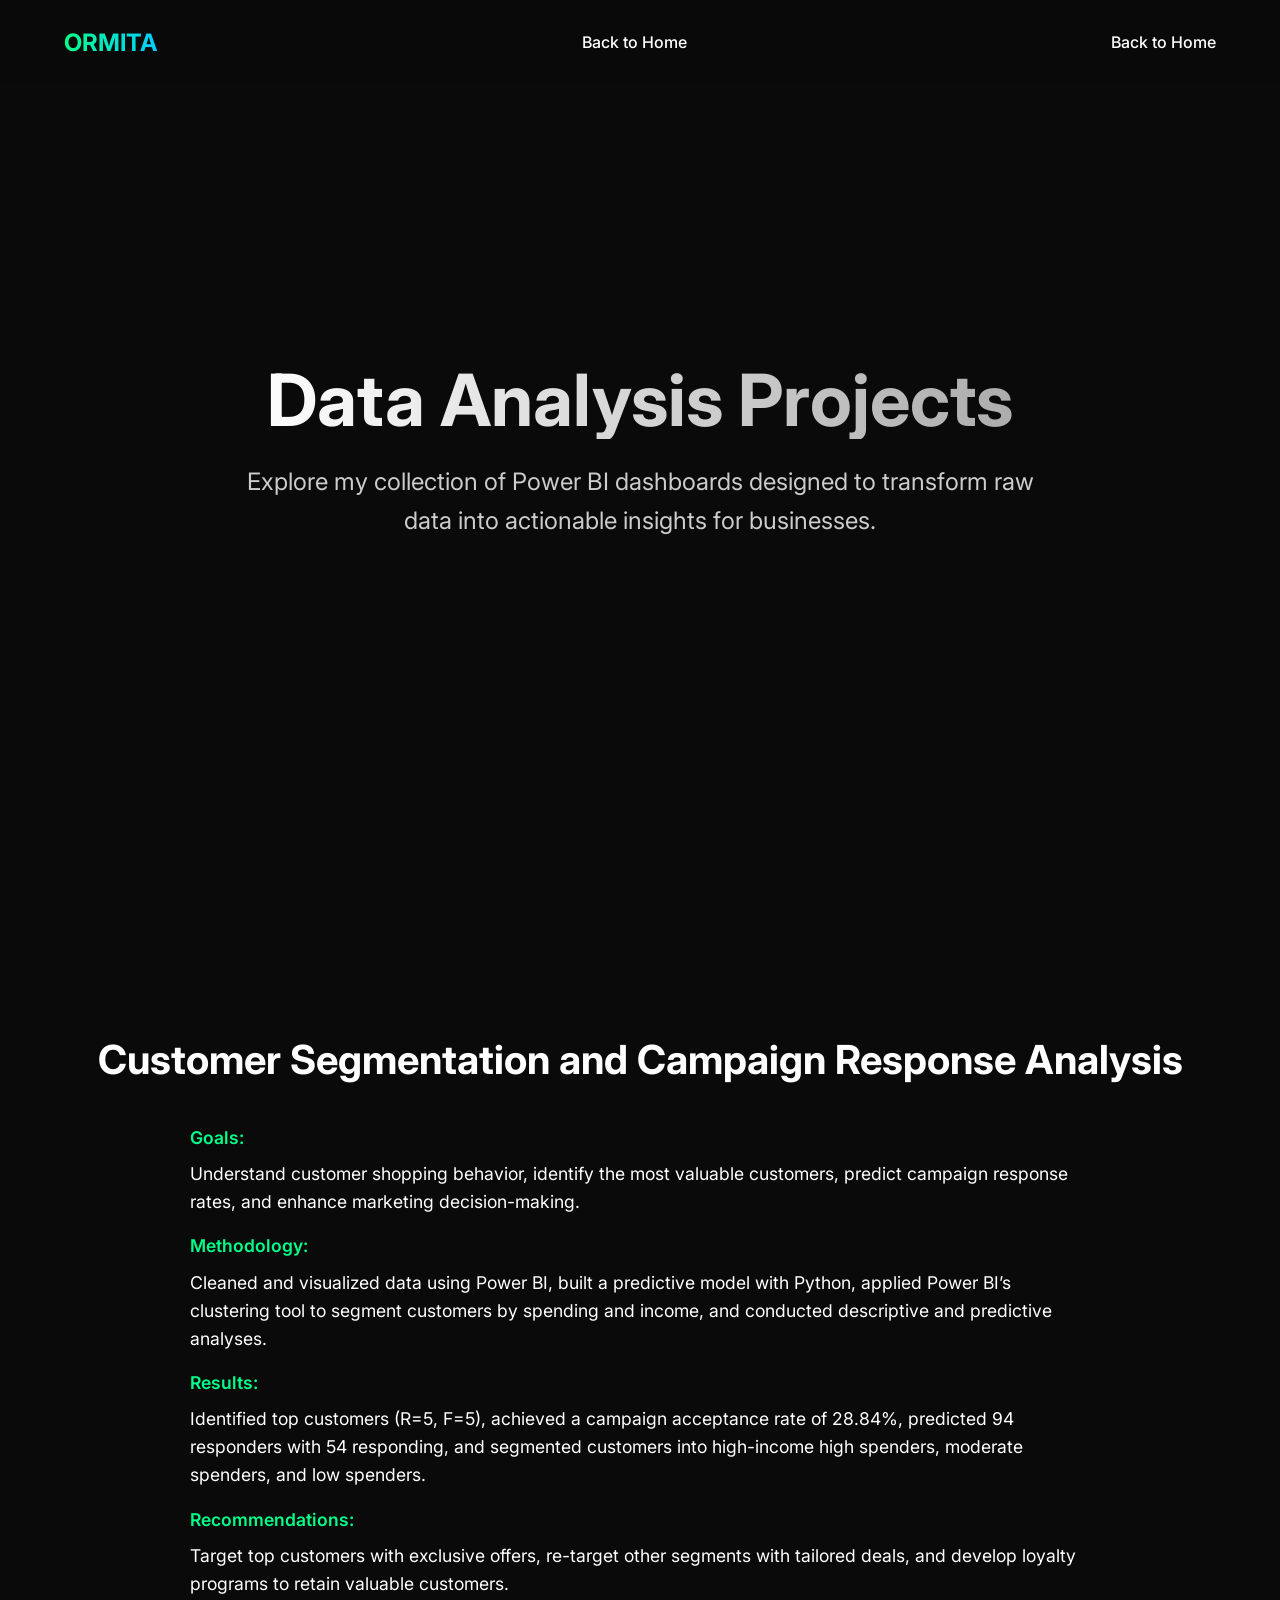
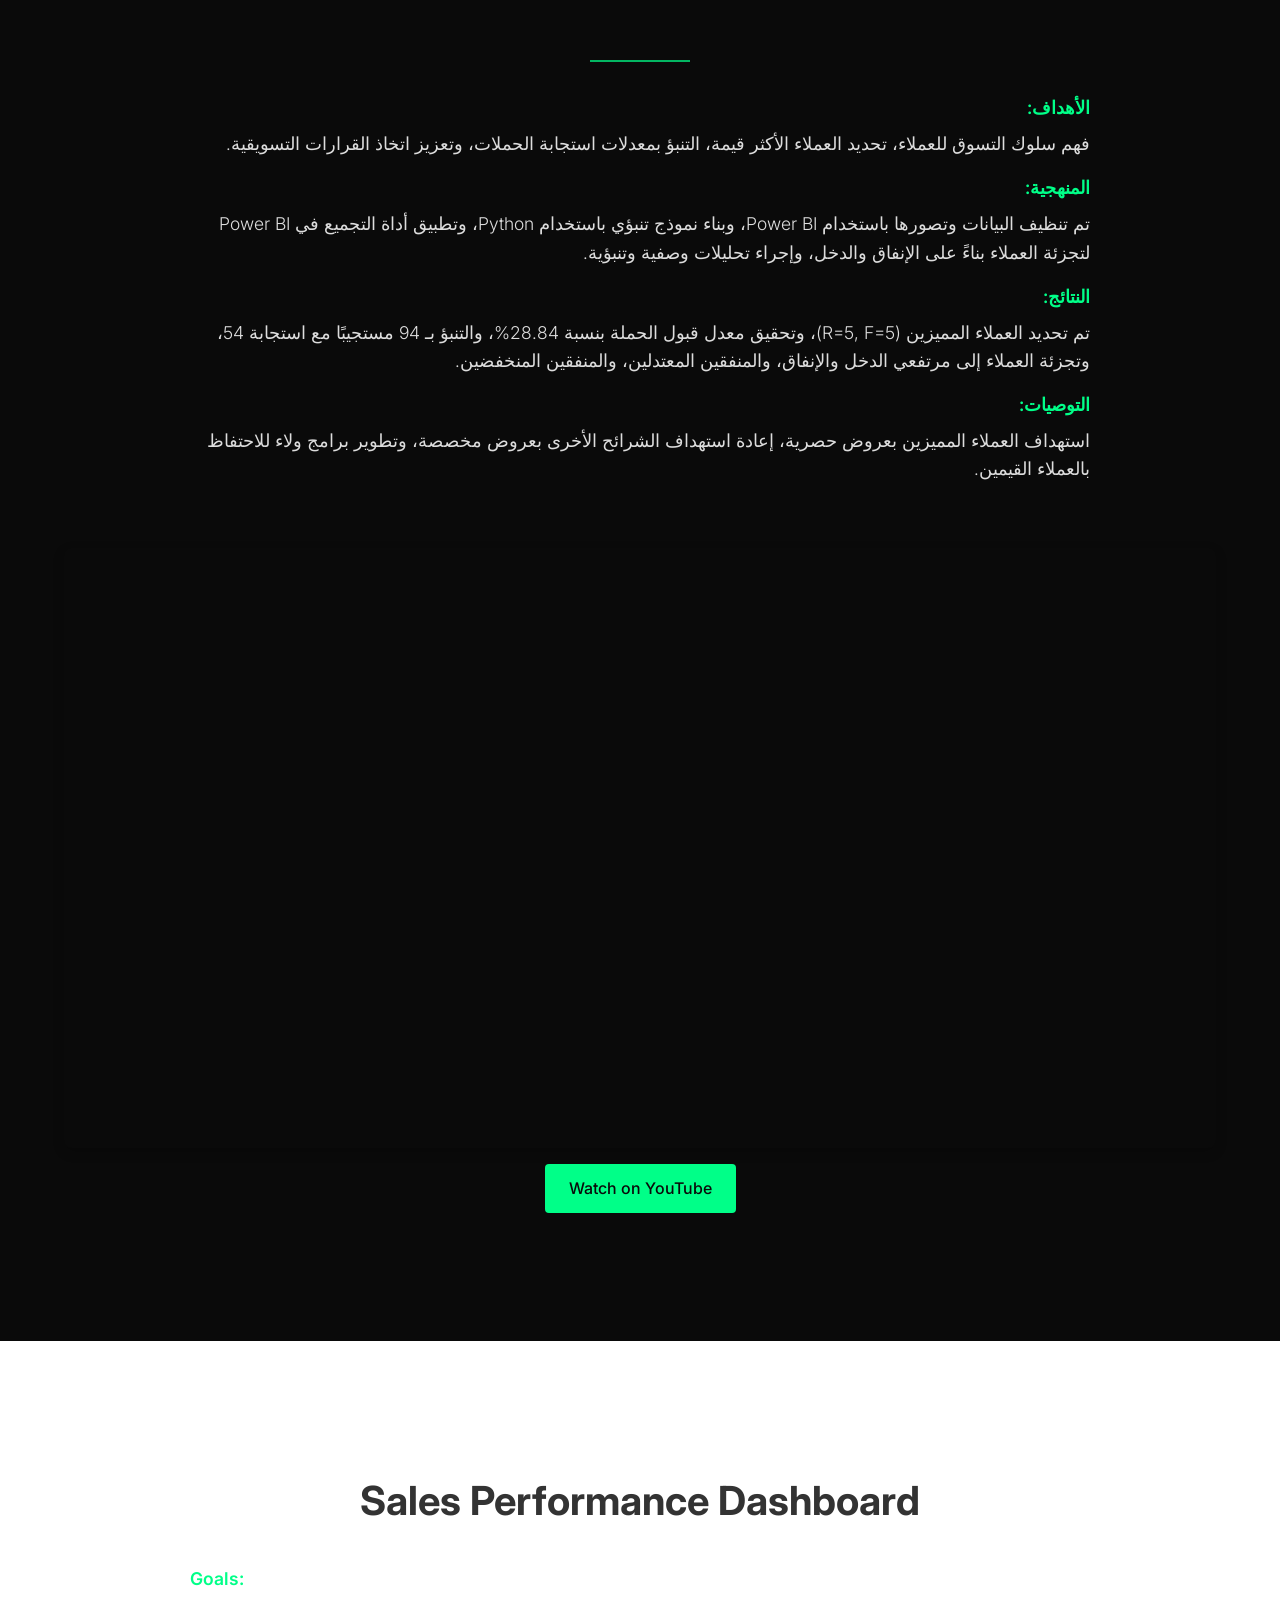
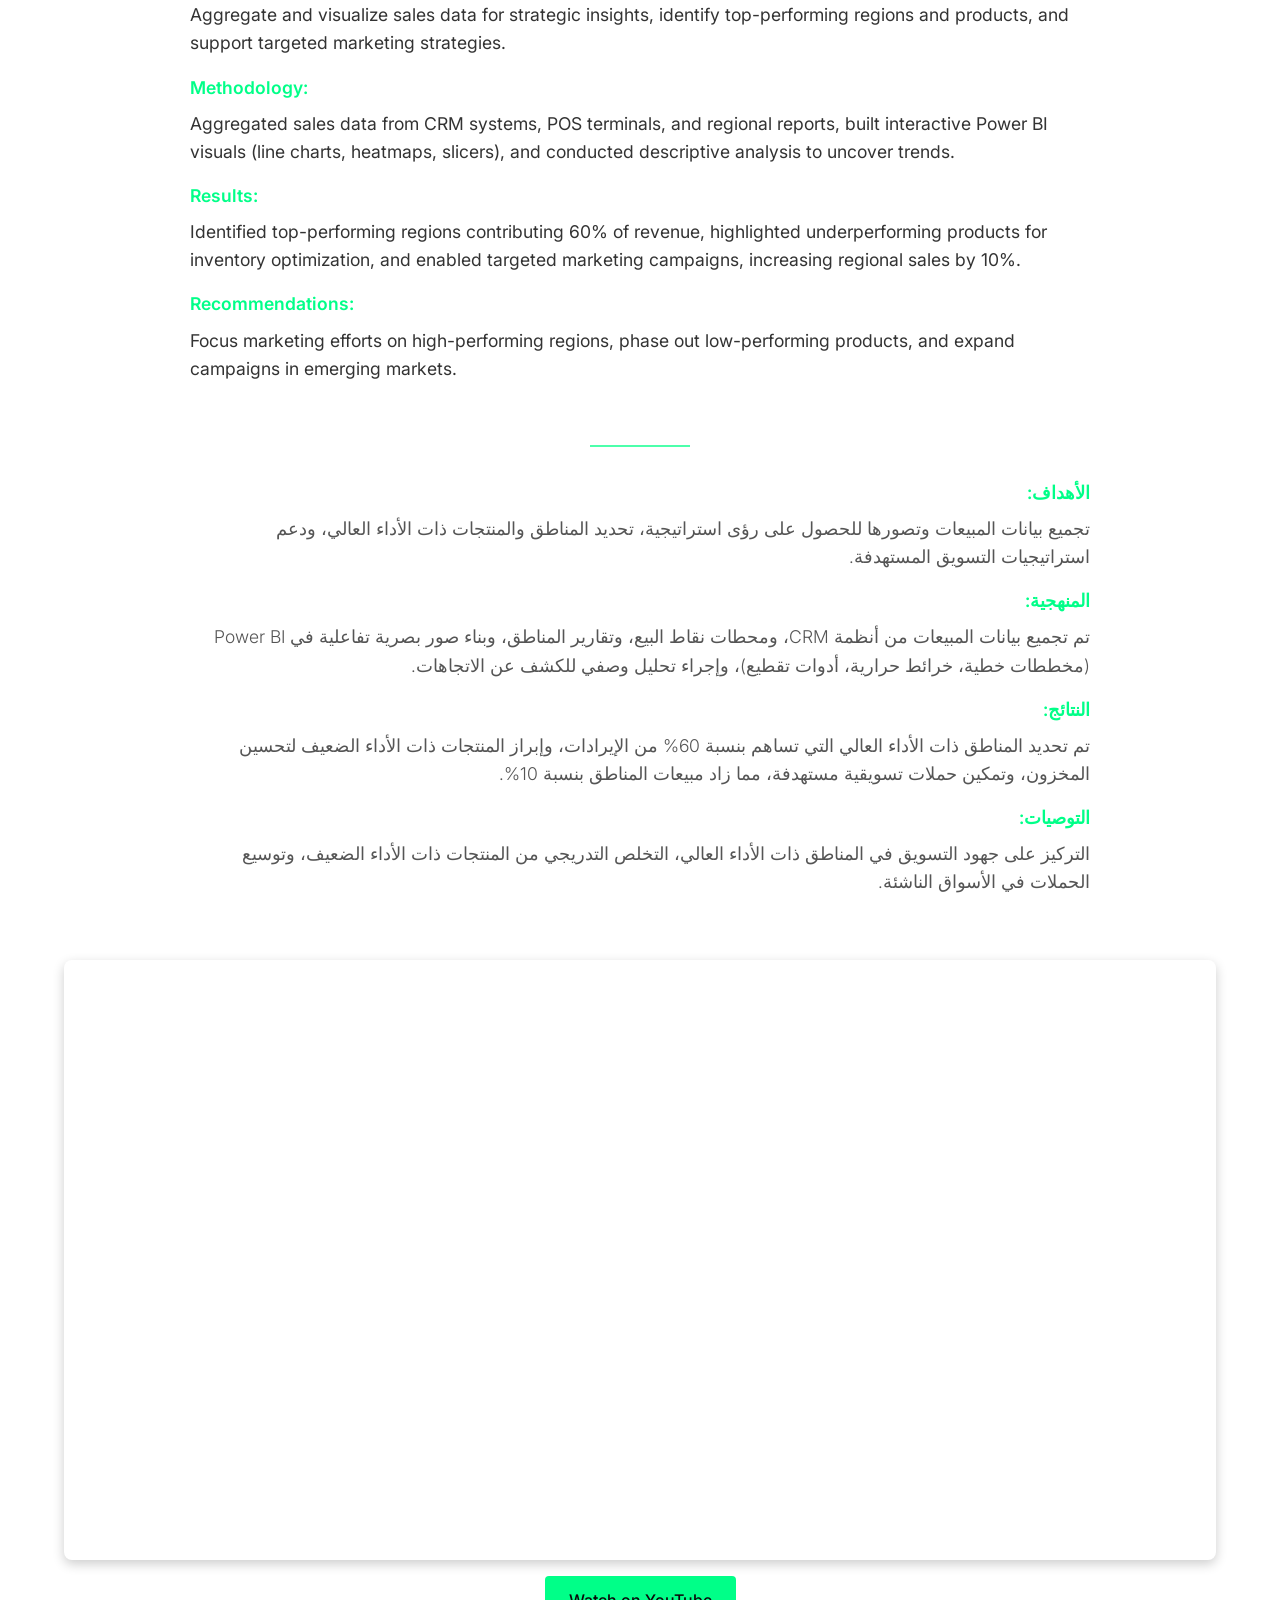
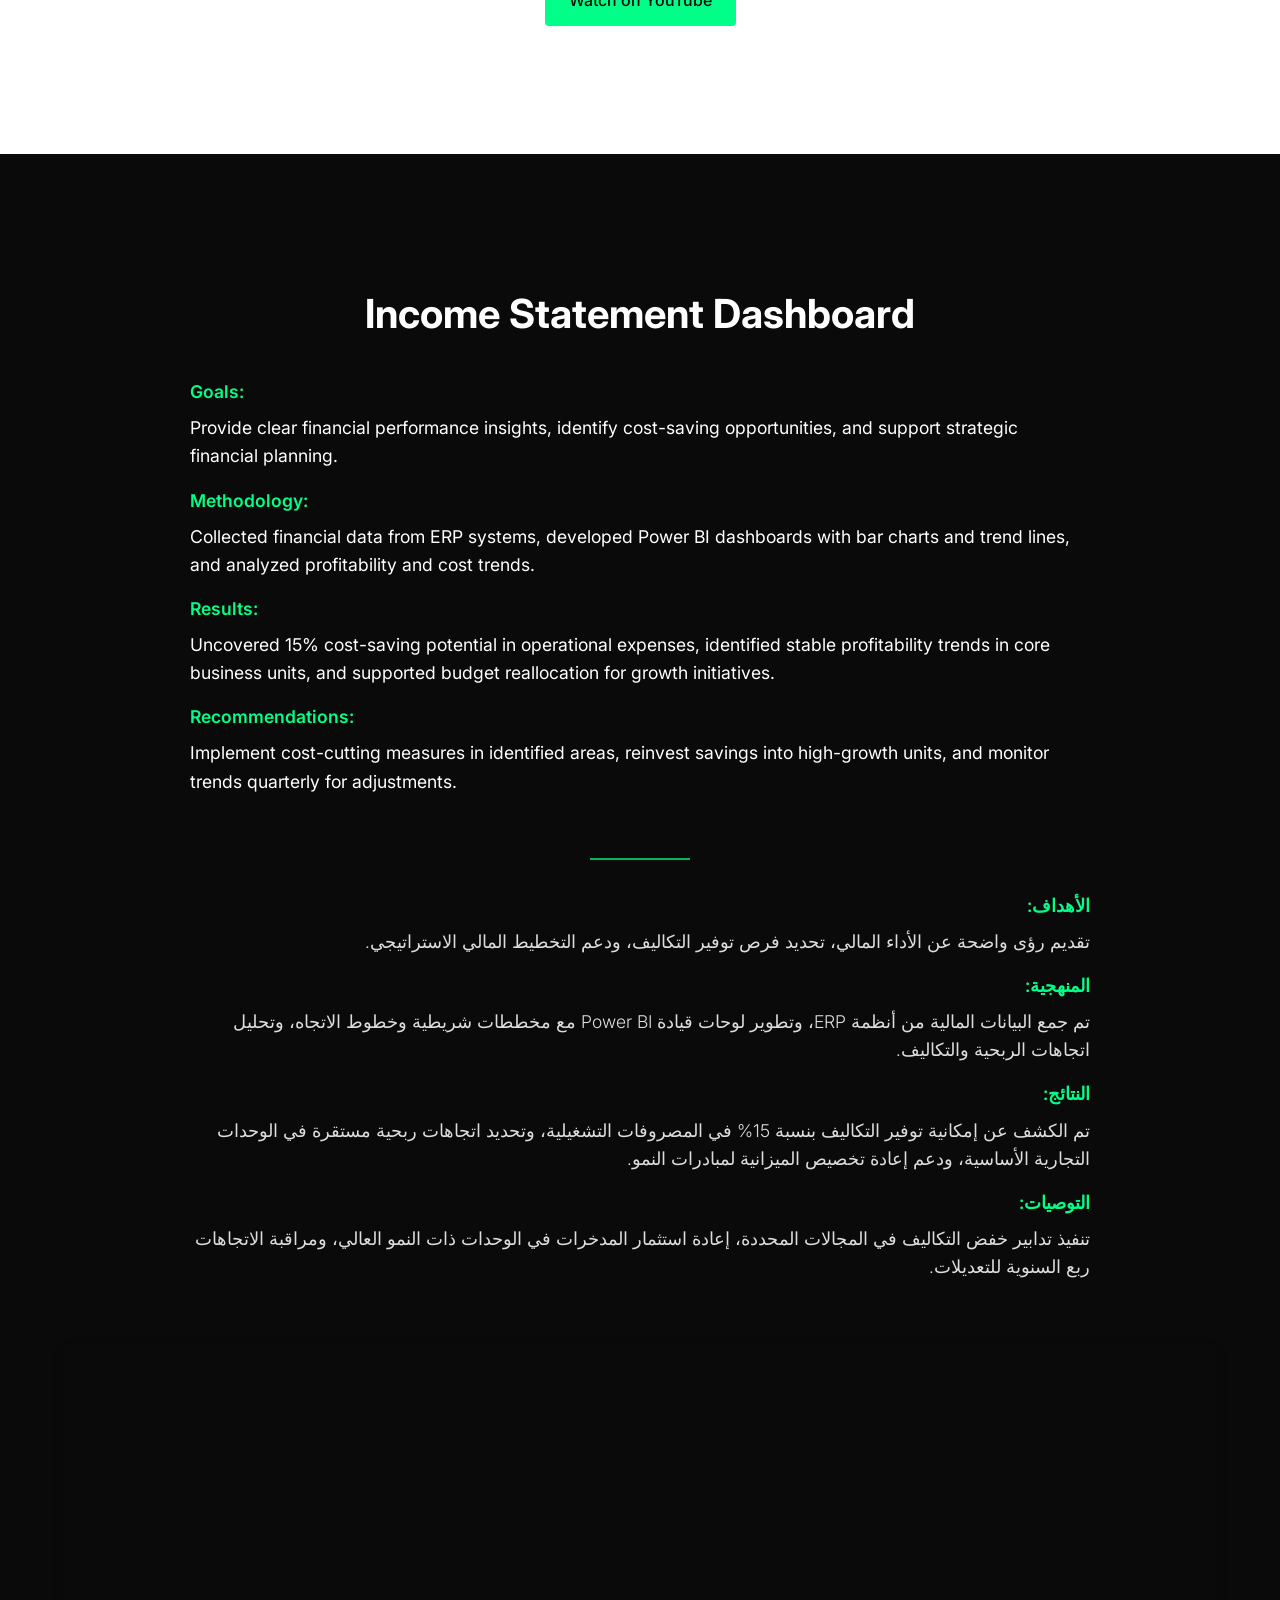
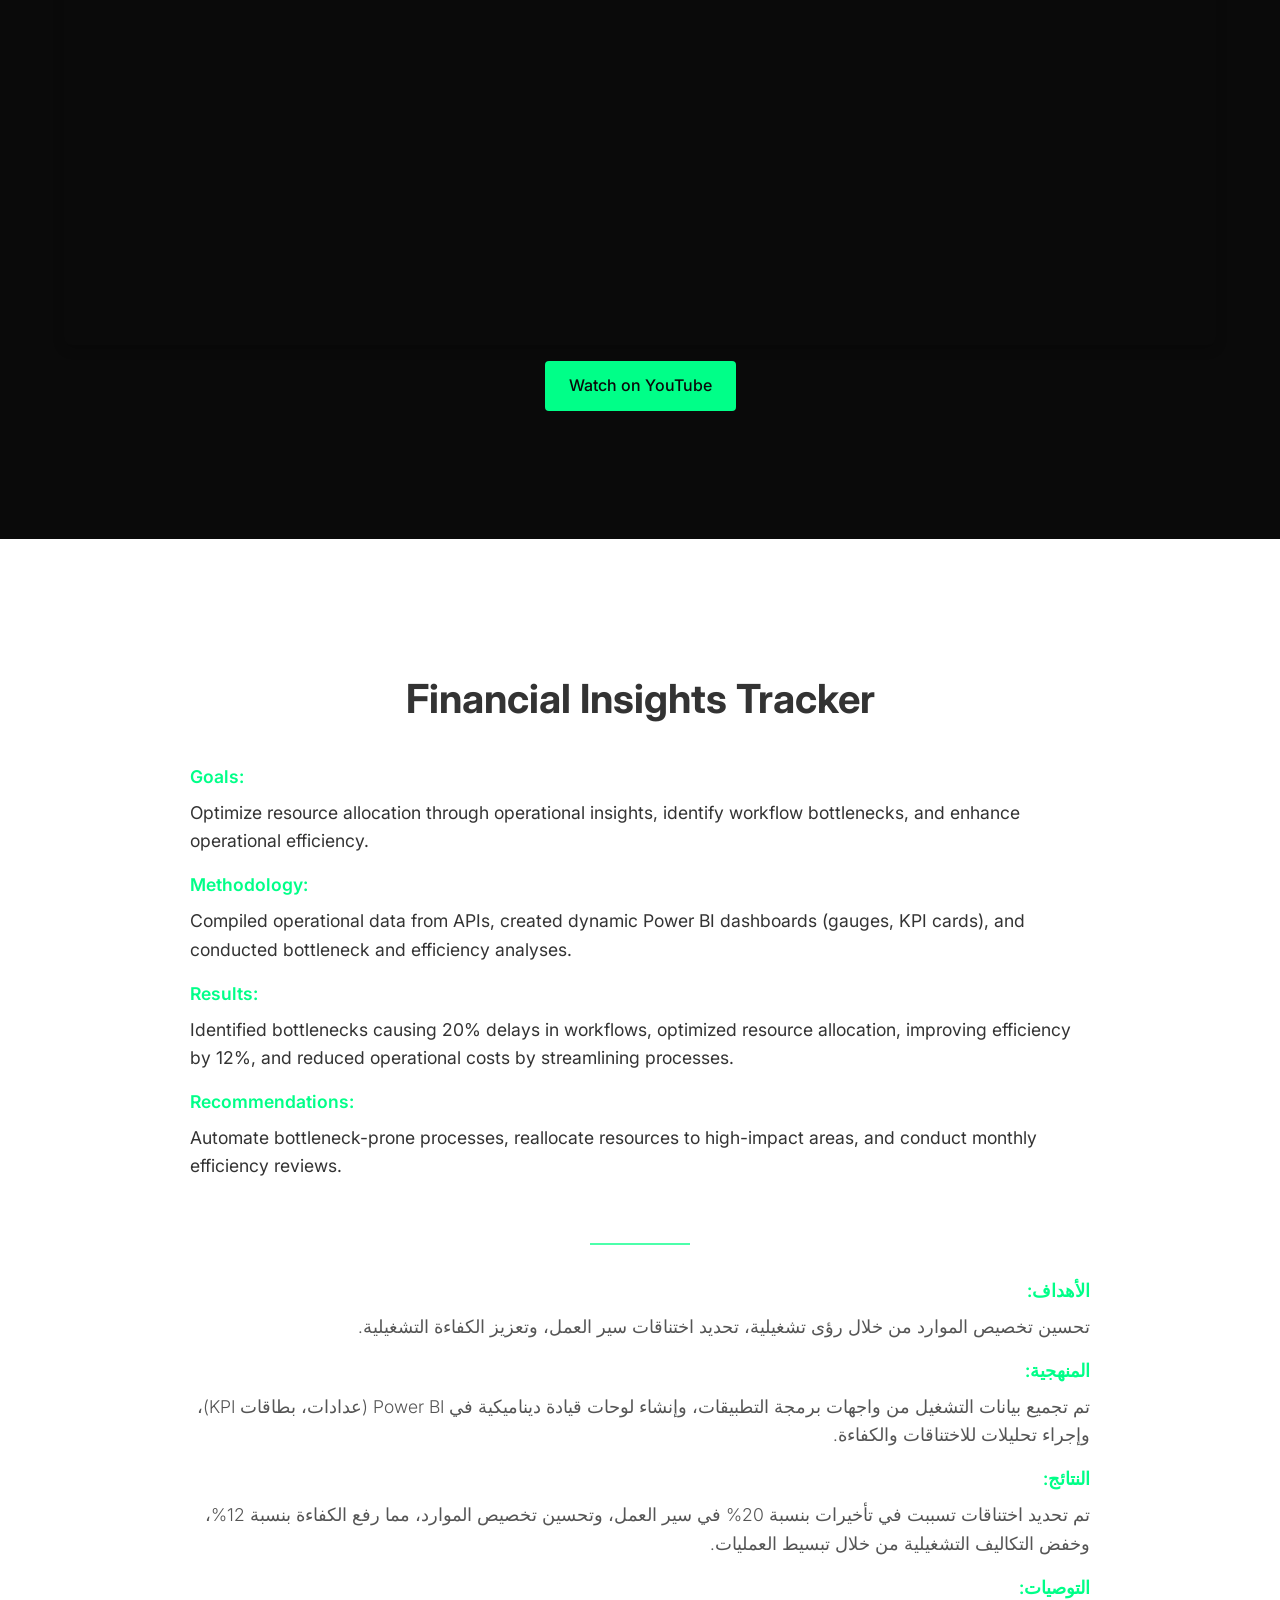
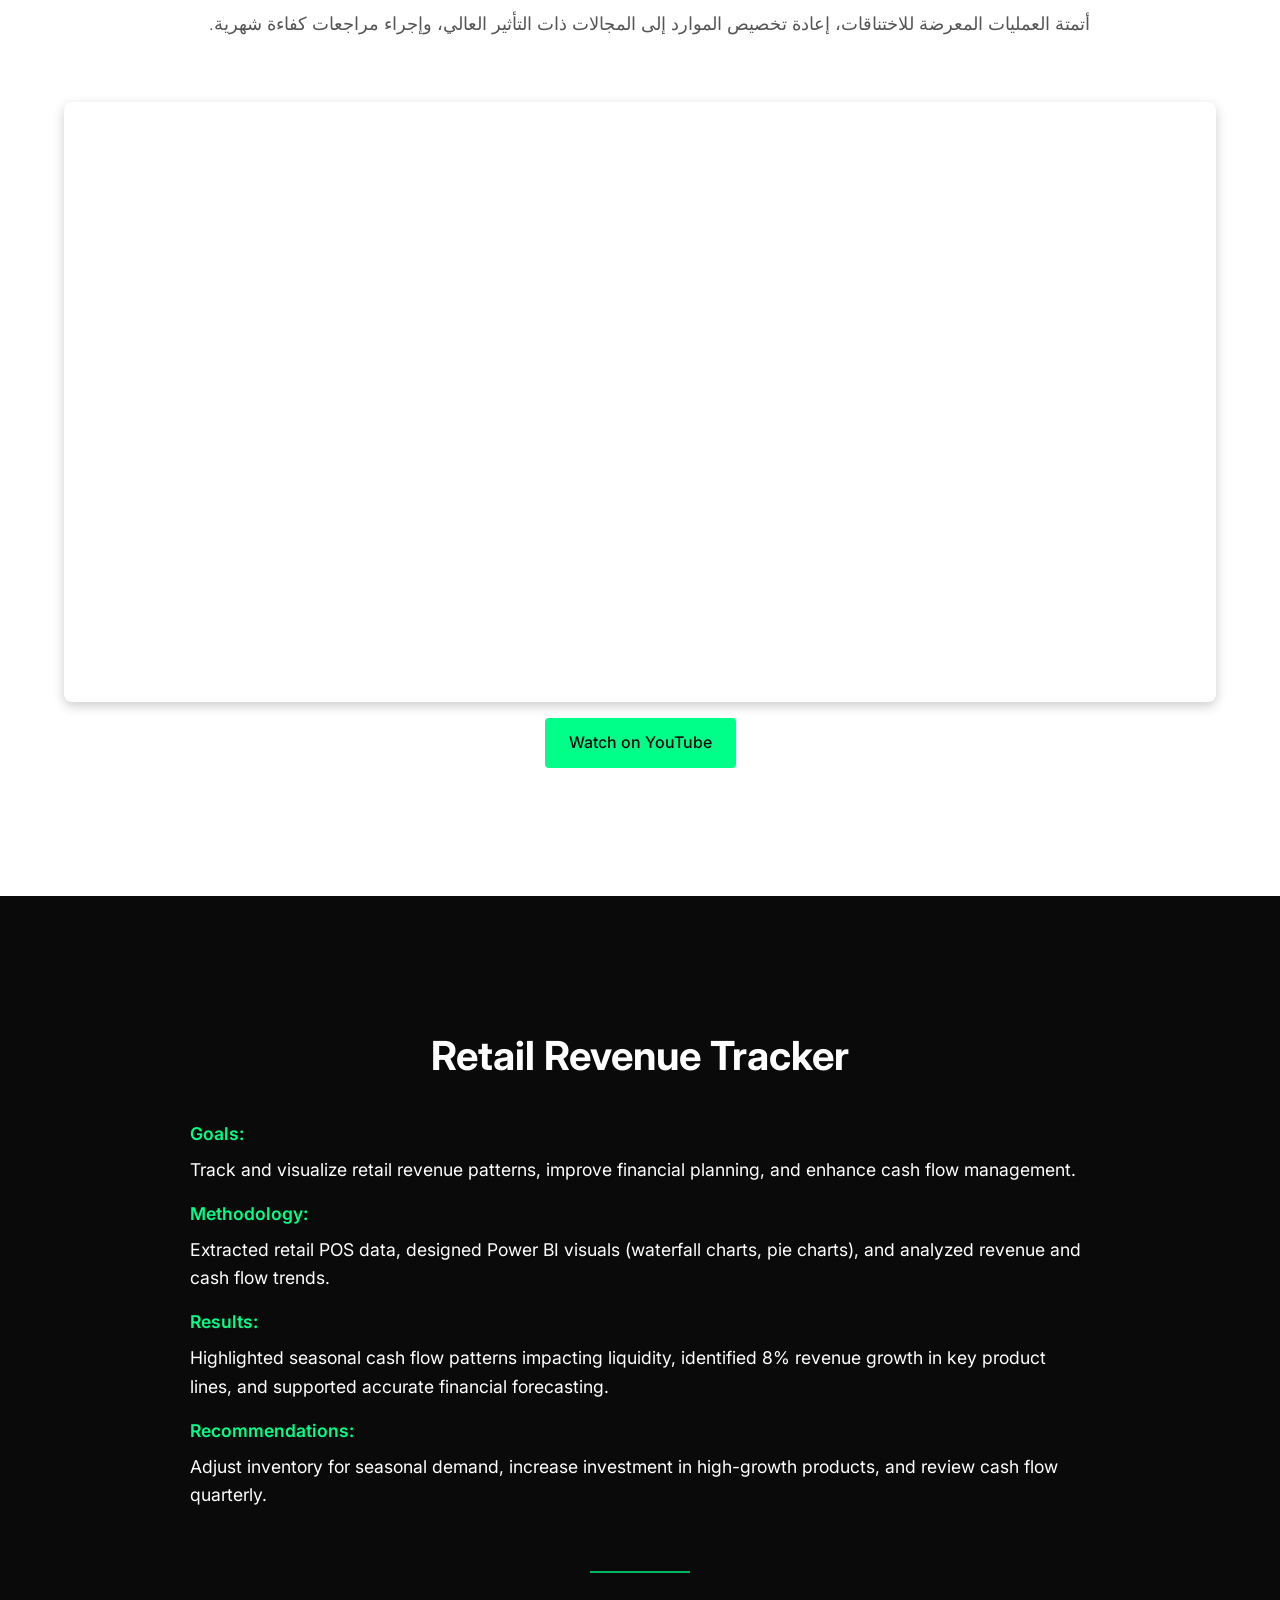
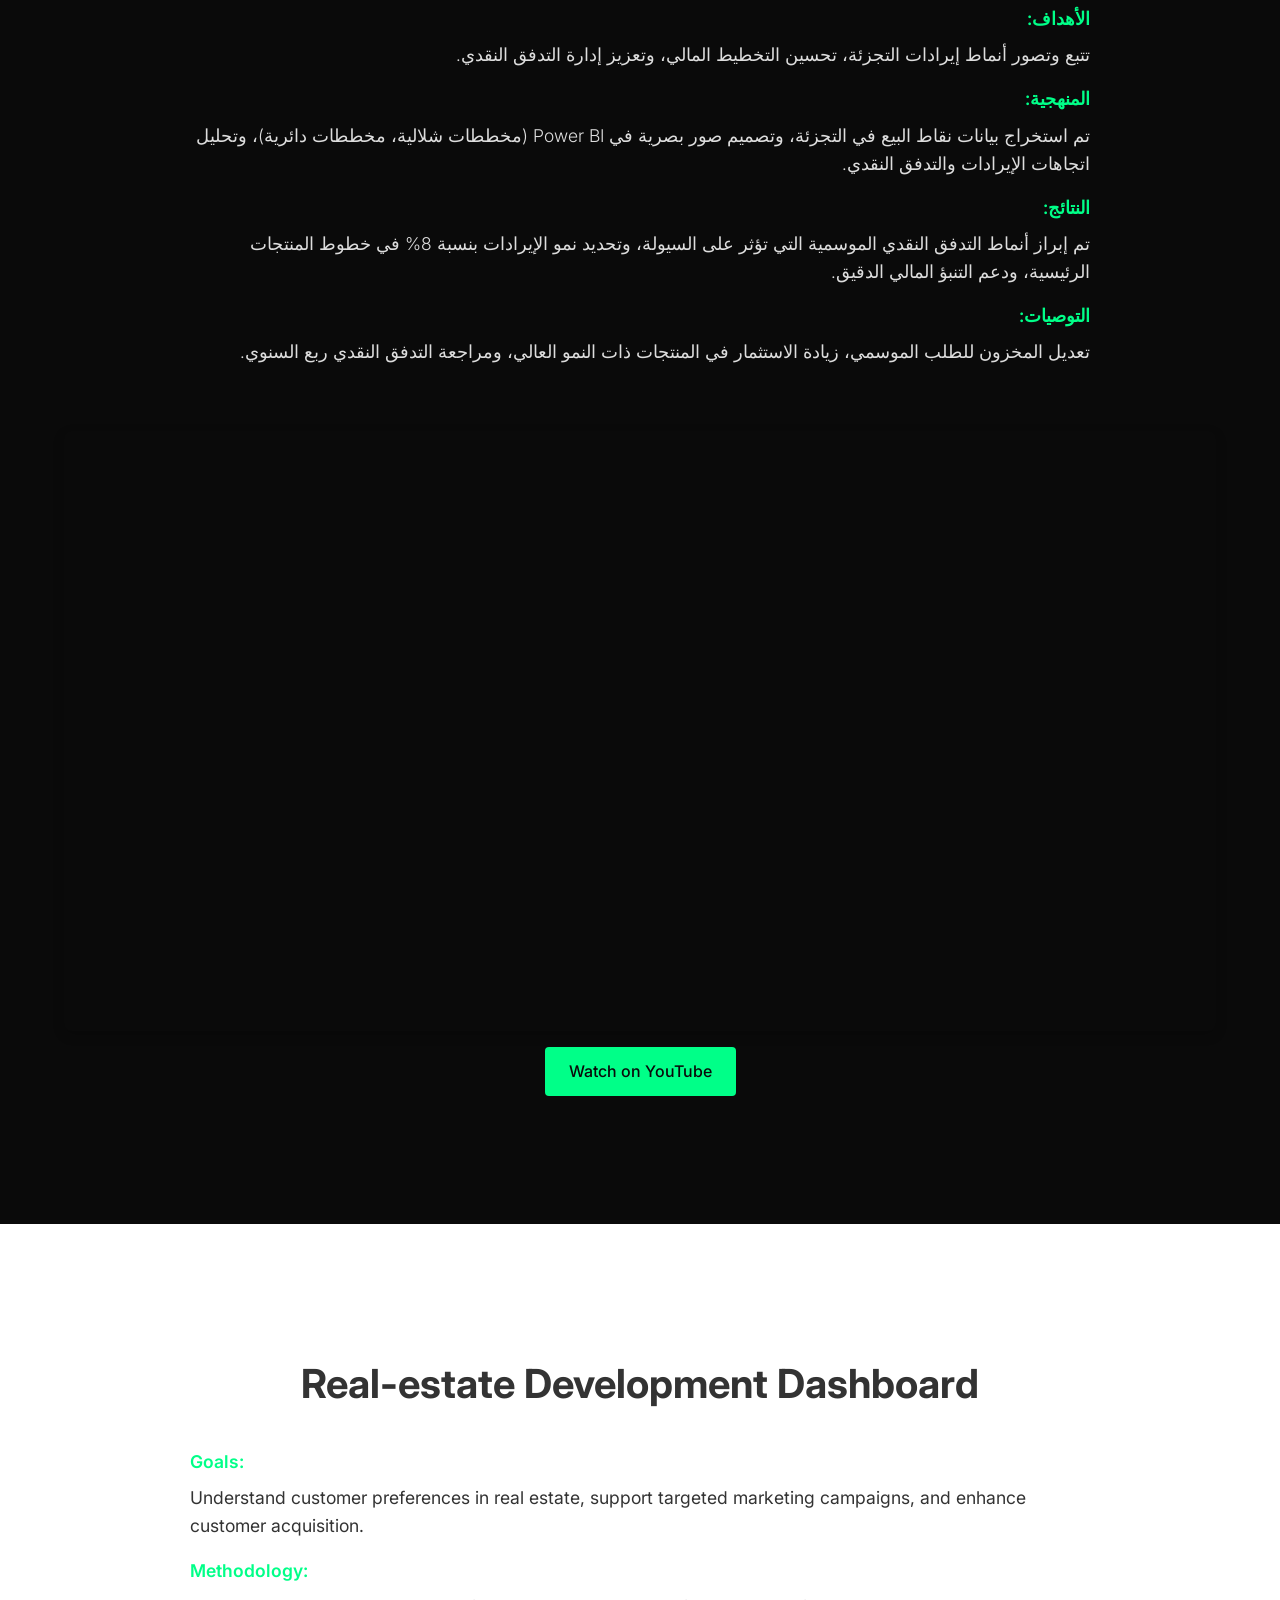
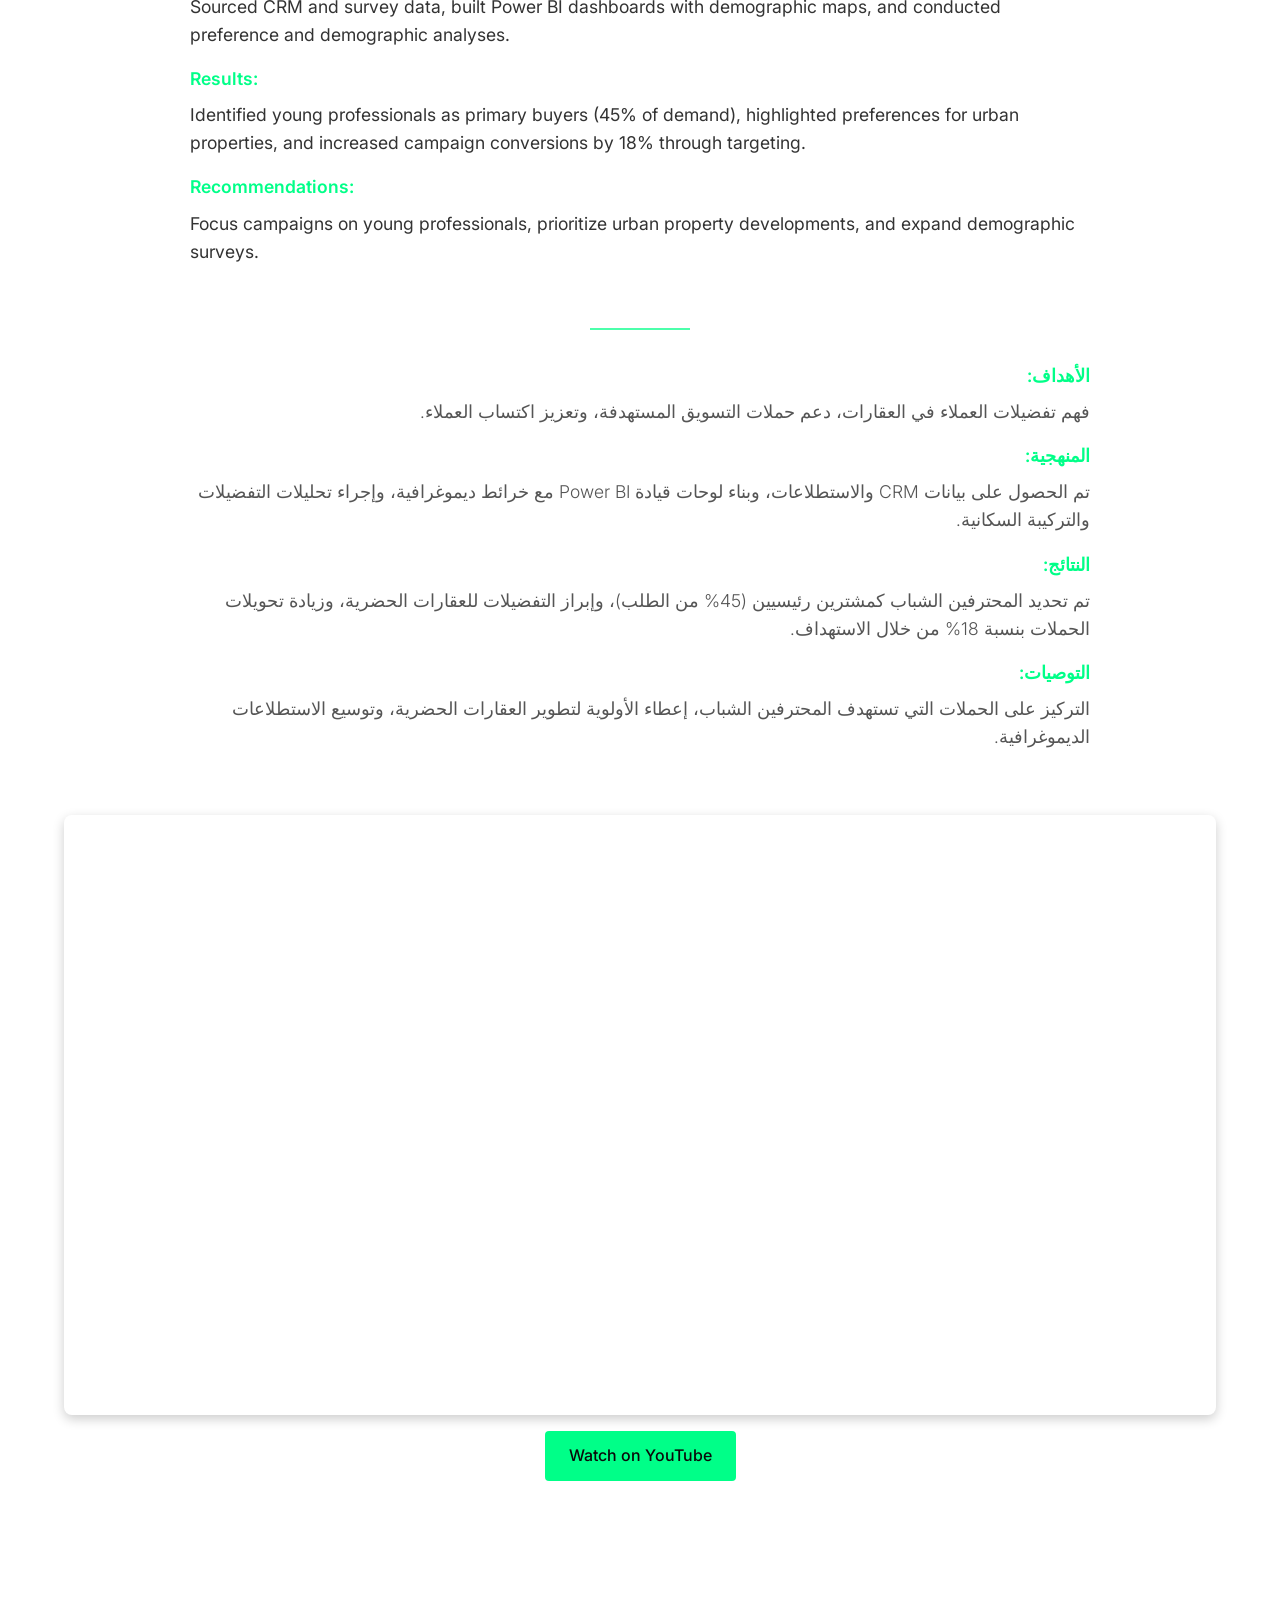
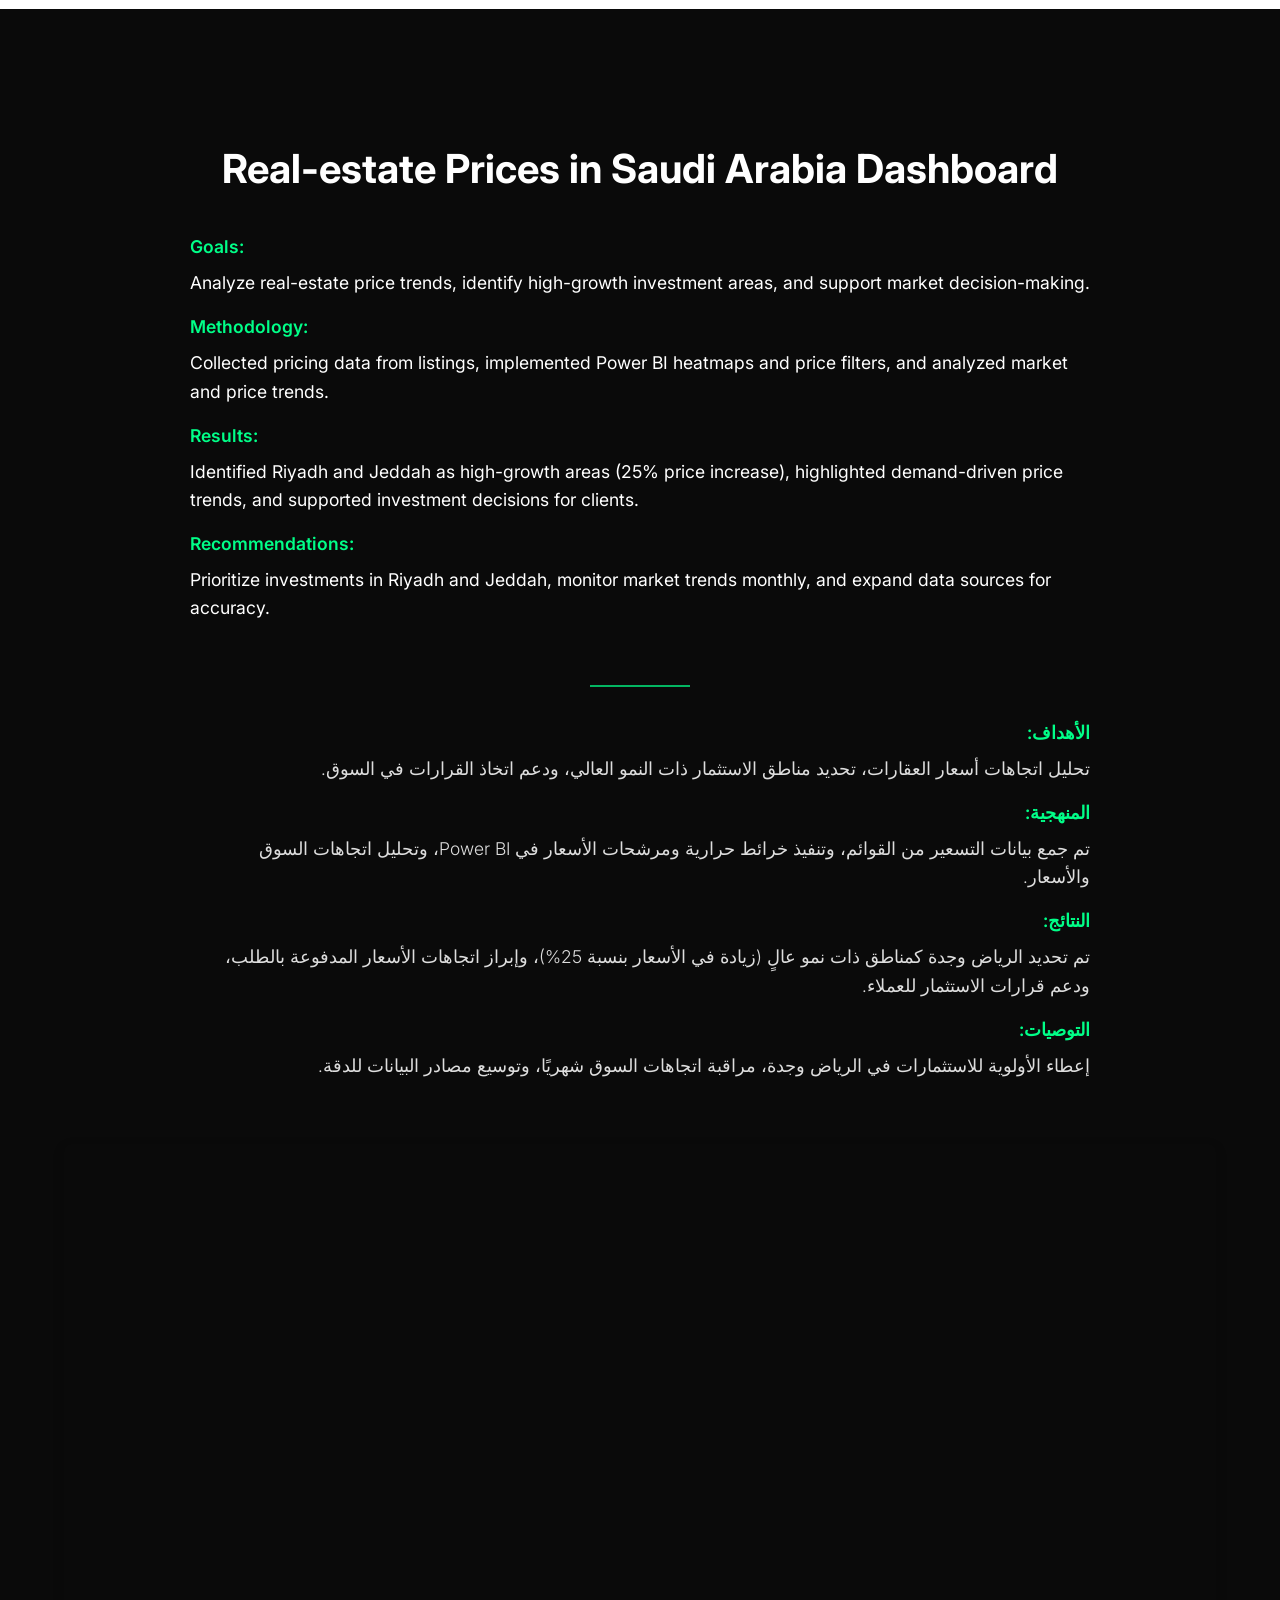
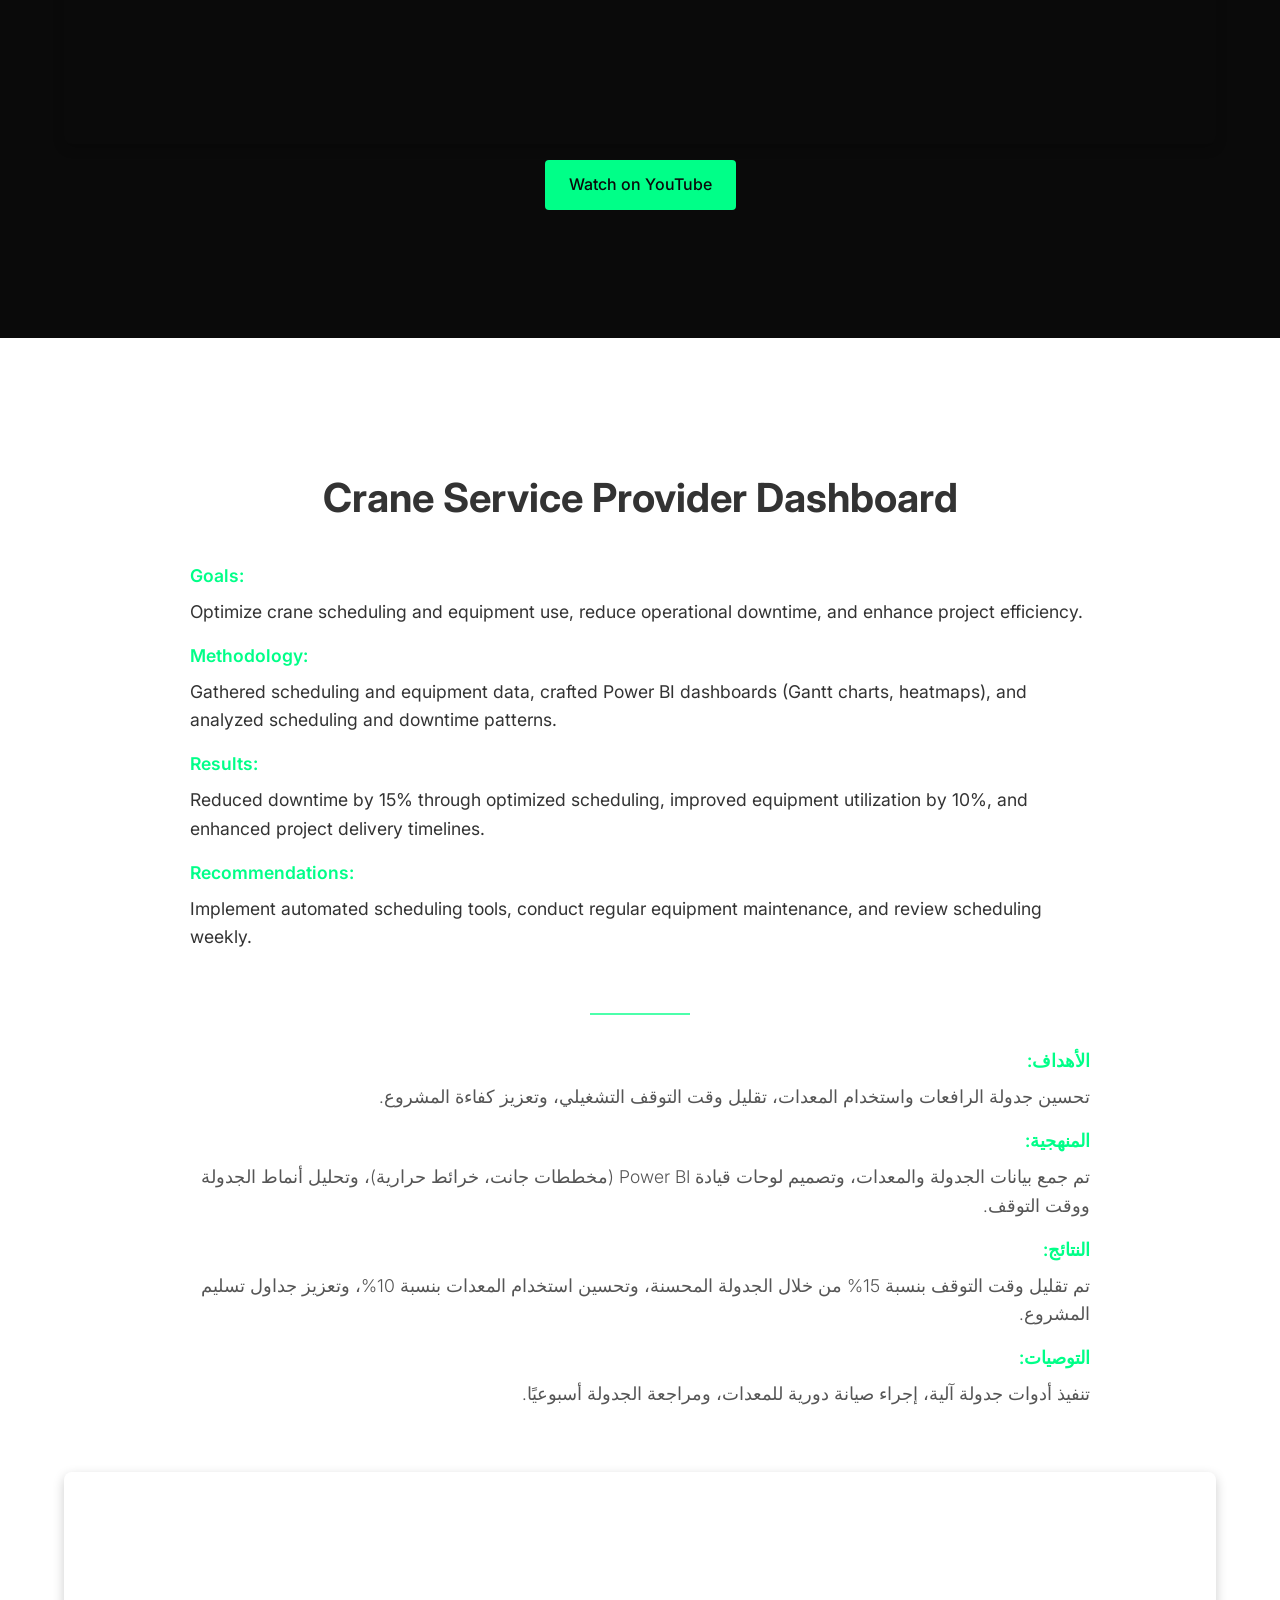
<file: separate.html>
<!DOCTYPE html>
<html lang="en">
<head>
    <!-- Google tag (gtag.js) -->
    <script async src="https://www.googletagmanager.com/gtag/js?id=G-VLF5S001QF"></script>
    <script>
        window.dataLayer = window.dataLayer || [];
        function gtag(){dataLayer.push(arguments);}
        gtag('js', new Date());
        gtag('config', 'G-VLF5S001QF');
    </script>
    <meta charset="UTF-8">
    <meta name="viewport" content="width=device-width, initial-scale=1.0">
    <title>Ormita - Data Analysis Projects</title>
    <link href="https://fonts.googleapis.com/css2?family=Inter:wght@300;400;500;600;700&display=swap" rel="stylesheet">
    <style>
        :root {
            --bg-color: #0a0a0a;
            --text-color: #ffffff;
            --accent-color: #00ff88;
            --card-bg: #161616;
            --text-dark: #333;
            --white-color: #ffffff;
        }

        * {
            margin: 0;
            padding: 0;
            box-sizing: border-box;
        }

        body {
            font-family: 'Inter', sans-serif;
            background-color: var(--bg-color);
            color: var(--text-color);
            line-height: 1.6;
            overflow-x: hidden;
        }

        .nav {
            position: fixed;
            width: 100%;
            padding: 1.5rem 5%;
            display: flex;
            justify-content: space-between;
            align-items: center;
            background: rgba(10, 10, 10, 0.95);
            backdrop-filter: blur(10px);
            z-index: 1000;
        }

        .nav-logo {
            font-size: 1.5rem;
            font-weight: 700;
            background: linear-gradient(90deg, var(--accent-color), #00ccff);
            -webkit-background-clip: text;
            -webkit-text-fill-color: transparent;
        }

        .nav-links {
            display: flex;
            gap: 2rem;
        }

        .nav-link {
            color: var(--text-color);
            text-decoration: none;
            font-weight: 500;
            transition: color 0.3s ease;
        }

        .nav-link:hover {
            color: var(--accent-color);
        }

        .mobile-menu {
            display: none;
            font-size: 1.5rem;
            color: var(--text-color);
            cursor: pointer;
        }

        .hero {
            height: 100vh;
            display: flex;
            align-items: center;
            justify-content: center;
            background: var(--bg-color);
            text-align: center;
            position: relative;
        }

        .hero-content h1 {
            font-size: 4.5rem;
            margin-bottom: 1.5rem;
            line-height: 1.1;
            background: linear-gradient(90deg, #fff, #aaa);
            -webkit-background-clip: text;
            -webkit-text-fill-color: transparent;
        }

        .hero-content p {
            font-size: 1.5rem;
            color: #ccc;
            max-width: 800px;
        }

        .project-section {
            padding: 8rem 5%;
            min-height: 100vh;
            display: flex;
            flex-direction: column;
            justify-content: center;
            align-items: center;
        }

        .project-section:nth-child(odd) {
            background-color: var(--bg-color);
            color: var(--text-color);
        }

        .project-section:nth-child(even) {
            background-color: var(--white-color);
            color: var(--text-dark);
        }

        .project-container {
            max-width: 1200px;
            width: 100%;
            text-align: center;
        }

        .project-description {
            margin-bottom: 4rem;
        }

        .project-description h1 {
            font-size: 2.5rem;
            margin-bottom: 2rem;
        }

        .english-text, .arabic-text {
            font-size: 1.1rem;
            max-width: 900px;
            margin: 0 auto 2rem;
            text-align: left;
        }

        .english-text {
            direction: ltr;
        }

        .arabic-text {
            direction: rtl;
            text-align: right;
            font-weight: 300;
            color: inherit;
        }

        .project-section:nth-child(odd) .arabic-text {
            color: #ddd;
        }

        .project-section:nth-child(even) .arabic-text {
            color: #555;
        }

        .stage {
            margin-bottom: 1rem;
        }

        .stage-title {
            font-weight: 600;
            color: var(--accent-color);
            margin-bottom: 0.5rem;
        }

        .text-divider {
            height: 2rem;
            width: 100px;
            margin: 2rem auto;
            border-bottom: 2px solid var(--accent-color);
            opacity: 0.7;
        }

        .project-video-container {
            position: relative;
            width: 100%;
        }

        .project-video-container:hover {
            transform: scale(1.02);
            transition: transform 0.3s ease;
        }

        .project-video {
            width: 100%;
            height: 600px;
            border: none;
            border-radius: 8px;
            box-shadow: 0 4px 12px rgba(0, 0, 0, 0.2);
            position: relative;
            z-index: 1;
            display: block;
        }

        .watch-on-youtube {
            margin-top: 1rem;
            text-align: center;
        }

        .watch-on-youtube a {
            display: inline-block;
            padding: 0.75rem 1.5rem;
            background-color: var(--accent-color);
            color: var(--bg-color);
            text-decoration: none;
            font-weight: 500;
            border-radius: 4px;
            transition: background-color 0.3s ease, transform 0.2s ease;
        }

        .watch-on-youtube a:hover {
            background-color: #00ccff;
            transform: translateY(-2px);
        }

        footer {
            background: var(--card-bg);
            padding: 2rem;
            text-align: center;
            color: var(--text-color);
        }

        .social-links {
            margin-top: 1rem;
        }

        .social-links a {
            color: var(--accent-color);
            margin: 0 1rem;
            text-decoration: none;
        }

        .social-links a:hover {
            color: #00ccff;
        }

        @media (max-width: 768px) {
            .nav-links {
                display: none;
            }

            .mobile-menu {
                display: block;
            }

            .mobile-nav-links {
                display: none;
                flex-direction: column;
                position: absolute;
                top: 60px;
                right: 5%;
                background: rgba(10, 10, 10, 0.95);
                padding: 1rem;
                gap: 1rem;
            }

            .mobile-nav-links.active {
                display: flex;
            }

            .mobile-nav-links a {
                color: var(--text-color);
            }

            .hero-content h1 {
                font-size: 3rem;
            }

            .hero-content p {
                font-size: 1.2rem;
            }

            .project-section {
                padding: 4rem 5%;
            }

            .project-description h1 {
                font-size: 1.8rem;
            }

            .english-text, .arabic-text {
                font-size: 0.95rem;
            }

            .stage-title {
                font-size: 1rem;
            }

            .text-divider {
                height: 1.5rem;
                width: 80px;
            }

            .project-video {
                height: 300px;
            }

            .watch-on-youtube a {
                padding: 0.5rem 1rem;
                font-size: 0.9rem;
            }
        }
    </style>
</head>
<body>
    <nav class="nav">
        <div class="nav-logo">ORMITA</div>
        <div class="nav-links">
            <a href="index.html" class="nav-link">Back to Home</a>
        </div>
        <div class="mobile-menu" onclick="toggleMenu()">☰</div>
        <div class="mobile-nav-links">
            <a href="index.html" class="nav-link">Back to Home</a>
        </div>
    </nav>

    <section class="hero">
        <div class="hero-content">
            <h1>Data Analysis Projects</h1>
            <p>Explore my collection of Power BI dashboards designed to transform raw data into actionable insights for businesses.</p>
        </div>
    </section>

    <section class="project-section">
        <div class="project-container">
            <div class="project-description">
                <h1>Customer Segmentation and Campaign Response Analysis</h1>
                <div class="english-text">
                    <div class="stage">
                        <div class="stage-title">Goals:</div>
                        Understand customer shopping behavior, identify the most valuable customers, predict campaign response rates, and enhance marketing decision-making.
                    </div>
                    <div class="stage">
                        <div class="stage-title">Methodology:</div>
                        Cleaned and visualized data using Power BI, built a predictive model with Python, applied Power BI’s clustering tool to segment customers by spending and income, and conducted descriptive and predictive analyses.
                    </div>
                    <div class="stage">
                        <div class="stage-title">Results:</div>
                        Identified top customers (R=5, F=5), achieved a campaign acceptance rate of 28.84%, predicted 94 responders with 54 responding, and segmented customers into high-income high spenders, moderate spenders, and low spenders.
                    </div>
                    <div class="stage">
                        <div class="stage-title">Recommendations:</div>
                        Target top customers with exclusive offers, re-target other segments with tailored deals, and develop loyalty programs to retain valuable customers.
                    </div>
                </div>
                <div class="text-divider"></div>
                <div class="arabic-text">
                    <div class="stage">
                        <div class="stage-title">الأهداف:</div>
                        فهم سلوك التسوق للعملاء، تحديد العملاء الأكثر قيمة، التنبؤ بمعدلات استجابة الحملات، وتعزيز اتخاذ القرارات التسويقية.
                    </div>
                    <div class="stage">
                        <div class="stage-title">المنهجية:</div>
                        تم تنظيف البيانات وتصورها باستخدام Power BI، وبناء نموذج تنبؤي باستخدام Python، وتطبيق أداة التجميع في Power BI لتجزئة العملاء بناءً على الإنفاق والدخل، وإجراء تحليلات وصفية وتنبؤية.
                    </div>
                    <div class="stage">
                        <div class="stage-title">النتائج:</div>
                        تم تحديد العملاء المميزين (R=5, F=5)، وتحقيق معدل قبول الحملة بنسبة 28.84%، والتنبؤ بـ 94 مستجيبًا مع استجابة 54، وتجزئة العملاء إلى مرتفعي الدخل والإنفاق، والمنفقين المعتدلين، والمنفقين المنخفضين.
                    </div>
                    <div class="stage">
                        <div class="stage-title">التوصيات:</div>
                        استهداف العملاء المميزين بعروض حصرية، إعادة استهداف الشرائح الأخرى بعروض مخصصة، وتطوير برامج ولاء للاحتفاظ بالعملاء القيمين.
                    </div>
                </div>
            </div>
            <div class="project-video-container">
                <iframe class="project-video" src="https://www.youtube-nocookie.com/embed/_h0olAbntP0?enablejsapi=1" allowfullscreen></iframe>
                <div class="watch-on-youtube">
                    <a href="https://www.youtube.com/watch?v=_h0olAbntP0" target="_blank">Watch on YouTube</a>
                </div>
            </div>
        </div>
    </section>

    <section class="project-section">
        <div class="project-container">
            <div class="project-description">
                <h1>Sales Performance Dashboard</h1>
                <div class="english-text">
                    <div class="stage">
                        <div class="stage-title">Goals:</div>
                        Aggregate and visualize sales data for strategic insights, identify top-performing regions and products, and support targeted marketing strategies.
                    </div>
                    <div class="stage">
                        <div class="stage-title">Methodology:</div>
                        Aggregated sales data from CRM systems, POS terminals, and regional reports, built interactive Power BI visuals (line charts, heatmaps, slicers), and conducted descriptive analysis to uncover trends.
                    </div>
                    <div class="stage">
                        <div class="stage-title">Results:</div>
                        Identified top-performing regions contributing 60% of revenue, highlighted underperforming products for inventory optimization, and enabled targeted marketing campaigns, increasing regional sales by 10%.
                    </div>
                    <div class="stage">
                        <div class="stage-title">Recommendations:</div>
                        Focus marketing efforts on high-performing regions, phase out low-performing products, and expand campaigns in emerging markets.
                    </div>
                </div>
                <div class="text-divider"></div>
                <div class="arabic-text">
                    <div class="stage">
                        <div class="stage-title">الأهداف:</div>
                        تجميع بيانات المبيعات وتصورها للحصول على رؤى استراتيجية، تحديد المناطق والمنتجات ذات الأداء العالي، ودعم استراتيجيات التسويق المستهدفة.
                    </div>
                    <div class="stage">
                        <div class="stage-title">المنهجية:</div>
                        تم تجميع بيانات المبيعات من أنظمة CRM، ومحطات نقاط البيع، وتقارير المناطق، وبناء صور بصرية تفاعلية في Power BI (مخططات خطية، خرائط حرارية، أدوات تقطيع)، وإجراء تحليل وصفي للكشف عن الاتجاهات.
                    </div>
                    <div class="stage">
                        <div class="stage-title">النتائج:</div>
                        تم تحديد المناطق ذات الأداء العالي التي تساهم بنسبة 60% من الإيرادات، وإبراز المنتجات ذات الأداء الضعيف لتحسين المخزون، وتمكين حملات تسويقية مستهدفة، مما زاد مبيعات المناطق بنسبة 10%.
                    </div>
                    <div class="stage">
                        <div class="stage-title">التوصيات:</div>
                        التركيز على جهود التسويق في المناطق ذات الأداء العالي، التخلص التدريجي من المنتجات ذات الأداء الضعيف، وتوسيع الحملات في الأسواق الناشئة.
                    </div>
                </div>
            </div>
            <div class="project-video-container">
                <iframe class="project-video" src="https://www.youtube-nocookie.com/embed/IMad3YIrHnI?enablejsapi=1" allowfullscreen></iframe>
                <div class="watch-on-youtube">
                    <a href="https://www.youtube.com/watch?v=IMad3YIrHnI" target="_blank">Watch on YouTube</a>
                </div>
            </div>
        </div>
    </section>

    <section class="project-section">
        <div class="project-container">
            <div class="project-description">
                <h1>Income Statement Dashboard</h1>
                <div class="english-text">
                    <div class="stage">
                        <div class="stage-title">Goals:</div>
                        Provide clear financial performance insights, identify cost-saving opportunities, and support strategic financial planning.
                    </div>
                    <div class="stage">
                        <div class="stage-title">Methodology:</div>
                        Collected financial data from ERP systems, developed Power BI dashboards with bar charts and trend lines, and analyzed profitability and cost trends.
                    </div>
                    <div class="stage">
                        <div class="stage-title">Results:</div>
                        Uncovered 15% cost-saving potential in operational expenses, identified stable profitability trends in core business units, and supported budget reallocation for growth initiatives.
                    </div>
                    <div class="stage">
                        <div class="stage-title">Recommendations:</div>
                        Implement cost-cutting measures in identified areas, reinvest savings into high-growth units, and monitor trends quarterly for adjustments.
                    </div>
                </div>
                <div class="text-divider"></div>
                <div class="arabic-text">
                    <div class="stage">
                        <div class="stage-title">الأهداف:</div>
                        تقديم رؤى واضحة عن الأداء المالي، تحديد فرص توفير التكاليف، ودعم التخطيط المالي الاستراتيجي.
                    </div>
                    <div class="stage">
                        <div class="stage-title">المنهجية:</div>
                        تم جمع البيانات المالية من أنظمة ERP، وتطوير لوحات قيادة Power BI مع مخططات شريطية وخطوط الاتجاه، وتحليل اتجاهات الربحية والتكاليف.
                    </div>
                    <div class="stage">
                        <div class="stage-title">النتائج:</div>
                        تم الكشف عن إمكانية توفير التكاليف بنسبة 15% في المصروفات التشغيلية، وتحديد اتجاهات ربحية مستقرة في الوحدات التجارية الأساسية، ودعم إعادة تخصيص الميزانية لمبادرات النمو.
                    </div>
                    <div class="stage">
                        <div class="stage-title">التوصيات:</div>
                        تنفيذ تدابير خفض التكاليف في المجالات المحددة، إعادة استثمار المدخرات في الوحدات ذات النمو العالي، ومراقبة الاتجاهات ربع السنوية للتعديلات.
                    </div>
                </div>
            </div>
            <div class="project-video-container">
                <iframe class="project-video" src="https://www.youtube-nocookie.com/embed/1592LLIVKeg?enablejsapi=1" allowfullscreen></iframe>
                <div class="watch-on-youtube">
                    <a href="https://www.youtube.com/watch?v=1592LLIVKeg" target="_blank">Watch on YouTube</a>
                </div>
            </div>
        </div>
    </section>

    <section class="project-section">
        <div class="project-container">
            <div class="project-description">
                <h1>Financial Insights Tracker</h1>
                <div class="english-text">
                    <div class="stage">
                        <div class="stage-title">Goals:</div>
                        Optimize resource allocation through operational insights, identify workflow bottlenecks, and enhance operational efficiency.
                    </div>
                    <div class="stage">
                        <div class="stage-title">Methodology:</div>
                        Compiled operational data from APIs, created dynamic Power BI dashboards (gauges, KPI cards), and conducted bottleneck and efficiency analyses.
                    </div>
                    <div class="stage">
                        <div class="stage-title">Results:</div>
                        Identified bottlenecks causing 20% delays in workflows, optimized resource allocation, improving efficiency by 12%, and reduced operational costs by streamlining processes.
                    </div>
                    <div class="stage">
                        <div class="stage-title">Recommendations:</div>
                        Automate bottleneck-prone processes, reallocate resources to high-impact areas, and conduct monthly efficiency reviews.
                    </div>
                </div>
                <div class="text-divider"></div>
                <div class="arabic-text">
                    <div class="stage">
                        <div class="stage-title">الأهداف:</div>
                        تحسين تخصيص الموارد من خلال رؤى تشغيلية، تحديد اختناقات سير العمل، وتعزيز الكفاءة التشغيلية.
                    </div>
                    <div class="stage">
                        <div class="stage-title">المنهجية:</div>
                        تم تجميع بيانات التشغيل من واجهات برمجة التطبيقات، وإنشاء لوحات قيادة ديناميكية في Power BI (عدادات، بطاقات KPI)، وإجراء تحليلات للاختناقات والكفاءة.
                    </div>
                    <div class="stage">
                        <div class="stage-title">النتائج:</div>
                        تم تحديد اختناقات تسببت في تأخيرات بنسبة 20% في سير العمل، وتحسين تخصيص الموارد، مما رفع الكفاءة بنسبة 12%، وخفض التكاليف التشغيلية من خلال تبسيط العمليات.
                    </div>
                    <div class="stage">
                        <div class="stage-title">التوصيات:</div>
                        أتمتة العمليات المعرضة للاختناقات، إعادة تخصيص الموارد إلى المجالات ذات التأثير العالي، وإجراء مراجعات كفاءة شهرية.
                    </div>
                </div>
            </div>
            <div class="project-video-container">
                <iframe class="project-video" src="https://www.youtube-nocookie.com/embed/pR7ev1yuhuo?enablejsapi=1" allowfullscreen></iframe>
                <div class="watch-on-youtube">
                    <a href="https://www.youtube.com/watch?v=pR7ev1yuhuo" target="_blank">Watch on YouTube</a>
                </div>
            </div>
        </div>
    </section>

    <section class="project-section">
        <div class="project-container">
            <div class="project-description">
                <h1>Retail Revenue Tracker</h1>
                <div class="english-text">
                    <div class="stage">
                        <div class="stage-title">Goals:</div>
                        Track and visualize retail revenue patterns, improve financial planning, and enhance cash flow management.
                    </div>
                    <div class="stage">
                        <div class="stage-title">Methodology:</div>
                        Extracted retail POS data, designed Power BI visuals (waterfall charts, pie charts), and analyzed revenue and cash flow trends.
                    </div>
                    <div class="stage">
                        <div class="stage-title">Results:</div>
                        Highlighted seasonal cash flow patterns impacting liquidity, identified 8% revenue growth in key product lines, and supported accurate financial forecasting.
                    </div>
                    <div class="stage">
                        <div class="stage-title">Recommendations:</div>
                        Adjust inventory for seasonal demand, increase investment in high-growth products, and review cash flow quarterly.
                    </div>
                </div>
                <div class="text-divider"></div>
                <div class="arabic-text">
                    <div class="stage">
                        <div class="stage-title">الأهداف:</div>
                        تتبع وتصور أنماط إيرادات التجزئة، تحسين التخطيط المالي، وتعزيز إدارة التدفق النقدي.
                    </div>
                    <div class="stage">
                        <div class="stage-title">المنهجية:</div>
                        تم استخراج بيانات نقاط البيع في التجزئة، وتصميم صور بصرية في Power BI (مخططات شلالية، مخططات دائرية)، وتحليل اتجاهات الإيرادات والتدفق النقدي.
                    </div>
                    <div class="stage">
                        <div class="stage-title">النتائج:</div>
                        تم إبراز أنماط التدفق النقدي الموسمية التي تؤثر على السيولة، وتحديد نمو الإيرادات بنسبة 8% في خطوط المنتجات الرئيسية، ودعم التنبؤ المالي الدقيق.
                    </div>
                    <div class="stage">
                        <div class="stage-title">التوصيات:</div>
                        تعديل المخزون للطلب الموسمي، زيادة الاستثمار في المنتجات ذات النمو العالي، ومراجعة التدفق النقدي ربع السنوي.
                    </div>
                </div>
            </div>
            <div class="project-video-container">
                <iframe class="project-video" src="https://www.youtube-nocookie.com/embed/wshiyOY6a0I?enablejsapi=1" allowfullscreen></iframe>
                <div class="watch-on-youtube">
                    <a href="https://www.youtube.com/watch?v=wshiyOY6a0I" target="_blank">Watch on YouTube</a>
                </div>
            </div>
        </div>
    </section>

    <section class="project-section">
        <div class="project-container">
            <div class="project-description">
                <h1>Real-estate Development Dashboard</h1>
                <div class="english-text">
                    <div class="stage">
                        <div class="stage-title">Goals:</div>
                        Understand customer preferences in real estate, support targeted marketing campaigns, and enhance customer acquisition.
                    </div>
                    <div class="stage">
                        <div class="stage-title">Methodology:</div>
                        Sourced CRM and survey data, built Power BI dashboards with demographic maps, and conducted preference and demographic analyses.
                    </div>
                    <div class="stage">
                        <div class="stage-title">Results:</div>
                        Identified young professionals as primary buyers (45% of demand), highlighted preferences for urban properties, and increased campaign conversions by 18% through targeting.
                    </div>
                    <div class="stage">
                        <div class="stage-title">Recommendations:</div>
                        Focus campaigns on young professionals, prioritize urban property developments, and expand demographic surveys.
                    </div>
                </div>
                <div class="text-divider"></div>
                <div class="arabic-text">
                    <div class="stage">
                        <div class="stage-title">الأهداف:</div>
                        فهم تفضيلات العملاء في العقارات، دعم حملات التسويق المستهدفة، وتعزيز اكتساب العملاء.
                    </div>
                    <div class="stage">
                        <div class="stage-title">المنهجية:</div>
                        تم الحصول على بيانات CRM والاستطلاعات، وبناء لوحات قيادة Power BI مع خرائط ديموغرافية، وإجراء تحليلات التفضيلات والتركيبة السكانية.
                    </div>
                    <div class="stage">
                        <div class="stage-title">النتائج:</div>
                        تم تحديد المحترفين الشباب كمشترين رئيسيين (45% من الطلب)، وإبراز التفضيلات للعقارات الحضرية، وزيادة تحويلات الحملات بنسبة 18% من خلال الاستهداف.
                    </div>
                    <div class="stage">
                        <div class="stage-title">التوصيات:</div>
                        التركيز على الحملات التي تستهدف المحترفين الشباب، إعطاء الأولوية لتطوير العقارات الحضرية، وتوسيع الاستطلاعات الديموغرافية.
                    </div>
                </div>
            </div>
            <div class="project-video-container">
                <iframe class="project-video" src="https://www.youtube-nocookie.com/embed/62yjpAHsLzY?enablejsapi=1" allowfullscreen></iframe>
                <div class="watch-on-youtube">
                    <a href="https://www.youtube.com/watch?v=62yjpAHsLzY" target="_blank">Watch on YouTube</a>
                </div>
            </div>
        </div>
    </section>

    <section class="project-section">
        <div class="project-container">
            <div class="project-description">
                <h1>Real-estate Prices in Saudi Arabia Dashboard</h1>
                <div class="english-text">
                    <div class="stage">
                        <div class="stage-title">Goals:</div>
                        Analyze real-estate price trends, identify high-growth investment areas, and support market decision-making.
                    </div>
                    <div class="stage">
                        <div class="stage-title">Methodology:</div>
                        Collected pricing data from listings, implemented Power BI heatmaps and price filters, and analyzed market and price trends.
                    </div>
                    <div class="stage">
                        <div class="stage-title">Results:</div>
                        Identified Riyadh and Jeddah as high-growth areas (25% price increase), highlighted demand-driven price trends, and supported investment decisions for clients.
                    </div>
                    <div class="stage">
                        <div class="stage-title">Recommendations:</div>
                        Prioritize investments in Riyadh and Jeddah, monitor market trends monthly, and expand data sources for accuracy.
                    </div>
                </div>
                <div class="text-divider"></div>
                <div class="arabic-text">
                    <div class="stage">
                        <div class="stage-title">الأهداف:</div>
                        تحليل اتجاهات أسعار العقارات، تحديد مناطق الاستثمار ذات النمو العالي، ودعم اتخاذ القرارات في السوق.
                    </div>
                    <div class="stage">
                        <div class="stage-title">المنهجية:</div>
                        تم جمع بيانات التسعير من القوائم، وتنفيذ خرائط حرارية ومرشحات الأسعار في Power BI، وتحليل اتجاهات السوق والأسعار.
                    </div>
                    <div class="stage">
                        <div class="stage-title">النتائج:</div>
                        تم تحديد الرياض وجدة كمناطق ذات نمو عالٍ (زيادة في الأسعار بنسبة 25%)، وإبراز اتجاهات الأسعار المدفوعة بالطلب، ودعم قرارات الاستثمار للعملاء.
                    </div>
                    <div class="stage">
                        <div class="stage-title">التوصيات:</div>
                        إعطاء الأولوية للاستثمارات في الرياض وجدة، مراقبة اتجاهات السوق شهريًا، وتوسيع مصادر البيانات للدقة.
                    </div>
                </div>
            </div>
            <div class="project-video-container">
                <iframe class="project-video" src="https://www.youtube.com/embed/YxttuwQRih8?enablejsapi=1" allowfullscreen></iframe>
                <div class="watch-on-youtube">
                    <a href="https://www.youtube.com/watch?v=YxttuwQRih8" target="_blank">Watch on YouTube</a>
                </div>
            </div>
        </div>
    </section>

    <section class="project-section">
        <div class="project-container">
            <div class="project-description">
                <h1>Crane Service Provider Dashboard</h1>
                <div class="english-text">
                    <div class="stage">
                        <div class="stage-title">Goals:</div>
                        Optimize crane scheduling and equipment use, reduce operational downtime, and enhance project efficiency.
                    </div>
                    <div class="stage">
                        <div class="stage-title">Methodology:</div>
                        Gathered scheduling and equipment data, crafted Power BI dashboards (Gantt charts, heatmaps), and analyzed scheduling and downtime patterns.
                    </div>
                    <div class="stage">
                        <div class="stage-title">Results:</div>
                        Reduced downtime by 15% through optimized scheduling, improved equipment utilization by 10%, and enhanced project delivery timelines.
                    </div>
                    <div class="stage">
                        <div class="stage-title">Recommendations:</div>
                        Implement automated scheduling tools, conduct regular equipment maintenance, and review scheduling weekly.
                    </div>
                </div>
                <div class="text-divider"></div>
                <div class="arabic-text">
                    <div class="stage">
                        <div class="stage-title">الأهداف:</div>
                        تحسين جدولة الرافعات واستخدام المعدات، تقليل وقت التوقف التشغيلي، وتعزيز كفاءة المشروع.
                    </div>
                    <div class="stage">
                        <div class="stage-title">المنهجية:</div>
                        تم جمع بيانات الجدولة والمعدات، وتصميم لوحات قيادة Power BI (مخططات جانت، خرائط حرارية)، وتحليل أنماط الجدولة ووقت التوقف.
                    </div>
                    <div class="stage">
                        <div class="stage-title">النتائج:</div>
                        تم تقليل وقت التوقف بنسبة 15% من خلال الجدولة المحسنة، وتحسين استخدام المعدات بنسبة 10%، وتعزيز جداول تسليم المشروع.
                    </div>
                    <div class="stage">
                        <div class="stage-title">التوصيات:</div>
                        تنفيذ أدوات جدولة آلية، إجراء صيانة دورية للمعدات، ومراجعة الجدولة أسبوعيًا.
                    </div>
                </div>
            </div>
            <div class="project-video-container">
                <iframe class="project-video" src="https://www.youtube.com/embed/vj1AFfD6neQ?enablejsapi=1" allowfullscreen></iframe>
                <div class="watch-on-youtube">
                    <a href="https://www.youtube.com/watch?v=vj1AFfD6neQ" target="_blank">Watch on YouTube</a>
                </div>
            </div>
        </div>
    </section>

    <section class="project-section">
        <div class="project-container">
            <div class="project-description">
                <h1>AD Works Business Analysis Summary</h1>
                <div class="english-text">
                    <div class="stage">
                        <div class="stage-title">Goals:</div>
                        Evaluate business performance metrics, identify growth opportunities, and support strategic decision-making for AD Works.
                    </div>
                    <div class="stage">
                        <div class="stage-title">Methodology:</div>
                        Integrated data from financial reports and operational logs, developed Power BI dashboards with KPI cards and trend charts, and performed comparative and trend analyses.
                    </div>
                    <div class="stage">
                        <div class="stage-title">Results:</div>
                        Specialty Bike Shop led with $37.4M revenue and 27K transactions; Egypt outperformed ($4M) while Oman recorded losses (-$82K). Half-Finger Gloves showed profit, unlike Cable Lock - Solver. Revenue ranged $24M–$78M with 1–2% margins. Egypt and Lebanon excelled, Oman and Tunisia underperformed.
                    </div>
                    <div class="stage">
                        <div class="stage-title">Recommendations:</div>
                        Enhance reseller retention, review Oman’s losses, phase out underperforming products, focus on cost control and pricing to improve margins, expand in Egypt/Lebanon, and address inefficiencies in Oman/Tunisia.
                    </div>
                </div>
                <div class="text-divider"></div>
                <div class="arabic-text">
                    <div class="stage">
                        <div class="stage-title">الأهداف:</div>
                        تقييم مقاييس أداء الأعمال، تحديد فرص النمو، ودعم اتخاذ القرارات الاستراتيجية لشركة AD Works.
                    </div>
                    <div class="stage">
                        <div class="stage-title">المنهجية:</div>
                        تم دمج البيانات من التقارير المالية وسجلات العمليات، وتطوير لوحات قيادة Power BI مع بطاقات KPI ومخططات الاتجاه، وإجراء تحليلات مقارنة واتجاهات.
                    </div>
                    <div class="stage">
                        <div class="stage-title">النتائج:</div>
                        تصدر Specialty Bike Shop بإيرادات 37.4 مليون دولار و27 ألف عملية، وتفوقت مصر (4 مليون دولار) بينما سجلت عُمان خسائر (-82 ألف دولار). حققت قفازات نصف إصبع أرباحًا، على عكس Cable Lock - Solver. تراوحت الإيرادات بين 24–78 مليون دولار مع هوامش 1–2%. تفوقت مصر ولبنان، بينما تأخرت عُمان وتونس.
                    </div>
                    <div class="stage">
                        <div class="stage-title">التوصيات:</div>
                        تعزيز الاحتفاظ بالموزعين، مراجعة خسائر عُمان، إيقاف المنتجات الخاسرة، التركيز على تقليل التكاليف وتعديل الأسعار لتحسين الهوامش، التوسع في مصر ولبنان، ومعالجة عدم الكفاءة في عُمان وتونس.
                    </div>
                </div>
            </div>
            <div class="project-video-container">
                <iframe class="project-video" src="https://www.youtube-nocookie.com/embed/KppZJ-nwAxU?enablejsapi=1" allowfullscreen></iframe>
                <div class="watch-on-youtube">
                    <a href="https://www.youtube.com/watch?v=KppZJ-nwAxU" target="_blank">Watch on YouTube</a>
                </div>
            </div>
        </div>
    </section>

    <section class="project-section">
        <div class="project-container">
            <div class="project-description">
                <h1>E-Commerce Performance Analysis</h1>
                <div class="english-text">
                    <div class="stage">
                        <div class="stage-title">Goals:</div>
                        Analyze e-commerce platform performance, optimize conversion rates, and enhance customer retention strategies.
                    </div>
                    <div class="stage">
                        <div class="stage-title">Methodology:</div>
                        Collected data from web analytics and sales platforms, created Power BI visuals (funnel charts, cohort analysis), and conducted performance and customer behavior analyses.
                    </div>
                    <div class="stage">
                        <div class="stage-title">Results:</div>
                        Generated $4M revenue, with Clothing ($1.73M) and Home ($1.45M) leading. Sold 125K units across 991 products; 844 products rated 4+. Low-priced items and 0–10% discounts drove sales, while Toys underperformed and high discounts reduced revenue.
                    </div>
                    <div class="stage">
                        <div class="stage-title">Recommendations:</div>
                        Expand Clothing, Home, and brands like A.J., improve low-rated popular products, reassess Toys and promote pickup options, focus on affordable pricing, and avoid deep discounts.
                    </div>
                </div>
                <div class="text-divider"></div>
                <div class="arabic-text">
                    <div class="stage">
                        <div class="stage-title">الأهداف:</div>
                        تحليل أداء منصة التجارة الإلكترونية، تحسين معدلات التحويل، وتعزيز استراتيجيات الاحتفاظ بالعملاء.
                    </div>
                    <div class="stage">
                        <div class="stage-title">المنهجية:</div>
                        تم جمع البيانات من تحليلات الويب ومنصات المبيعات، وإنشاء صور بصرية في Power BI (مخططات القمع، تحليل الأتراب)، وإجراء تحليلات الأداء وسلوك العملاء.
                    </div>
                    <div class="stage">
                        <div class="stage-title">النتائج:</div>
                        تحقيق إيرادات 4 مليون دولار، تصدرت الملابس (1.73 مليون) والمنزل (1.45 مليون). بيع 125 ألف وحدة عبر 991 منتجًا، 844 منتجًا بتقييم 4+. المنتجات الرخيصة وخصومات 0–10% عززت المبيعات، بينما تأخرت الألعاب وقللت الخصومات العالية الإيرادات.
                    </div>
                    <div class="stage">
                        <div class="stage-title">التوصيات:</div>
                        توسيع الملابس والمنزل والعلامات مثل A.J.، تحسين المنتجات الشائعة ذات التقييم المنخفض، إعادة تقييم الألعاب والترويج للاستلام، التركيز على الأسعار المناسبة، وتجنب الخصومات الكبيرة.
                    </div>
                </div>
            </div>
            <div class="project-video-container">
                <iframe class="project-video" src="https://www.youtube-nocookie.com/embed/prdlBJYNqig?enablejsapi=1" allowfullscreen></iframe>
                <div class="watch-on-youtube">
                    <a href="https://www.youtube.com/watch?v=prdlBJYNqig" target="_blank">Watch on YouTube</a>
                </div>
            </div>
        </div>
    </section>

    <footer>
        <p>© 2025 Ormita. All rights reserved.</p>
        <div class="social-links">
            <a href="mailto:ormita@zohomail.sa">Email</a>
            <a href="www.linkedin.com/in/mohamedssameer">LinkedIn</a>
            <a href="https://twitter.com">Twitter</a>
        </div>
    </footer>

    <script>
        // Smooth scroll for navigation links
        document.querySelectorAll('a[href^="#"]').forEach(anchor => {
            anchor.addEventListener('click', function(e) {
                e.preventDefault();
                document.querySelector(this.getAttribute('href')).scrollIntoView({
                    behavior: 'smooth'
                });
            });
        });

        // Mobile menu toggle
        function toggleMenu() {
            const menu = document.querySelector('.mobile-nav-links');
            menu.classList.toggle('active');
        }
    </script>
</body>
</html>
</file>
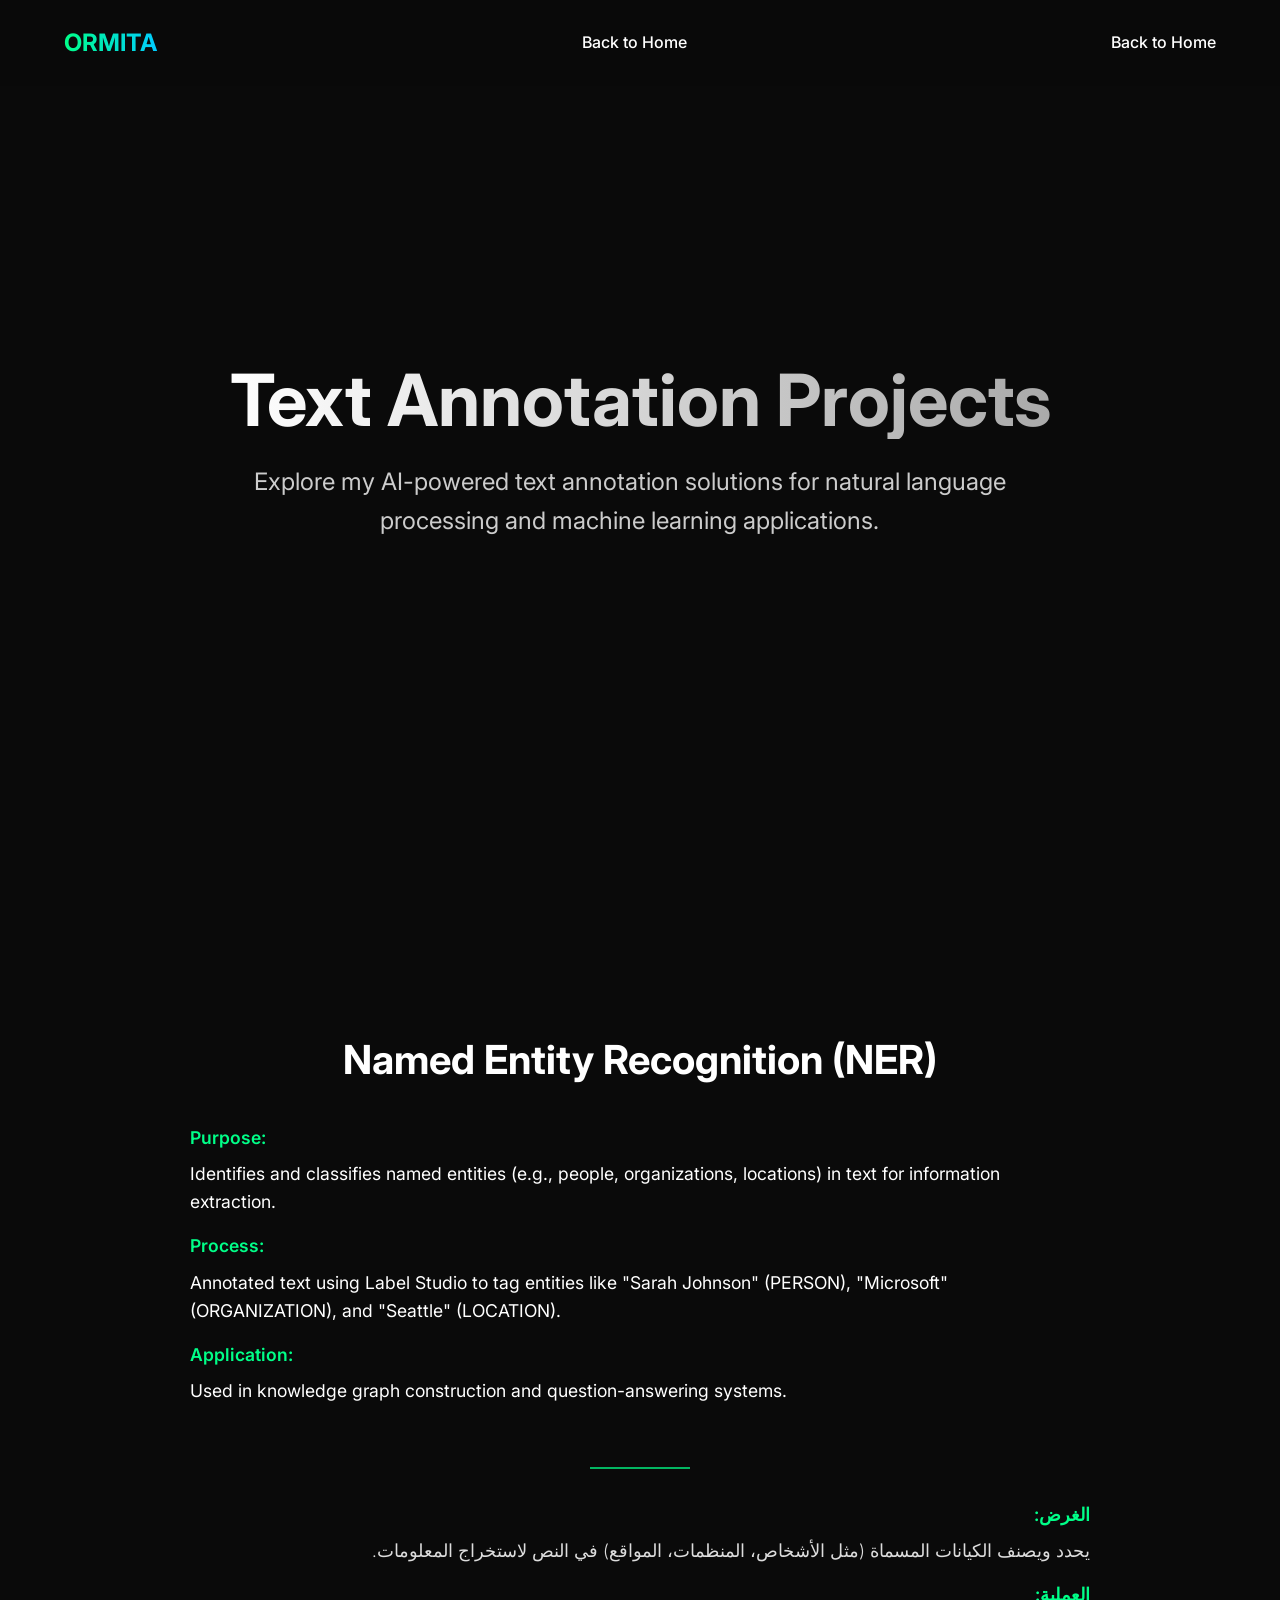
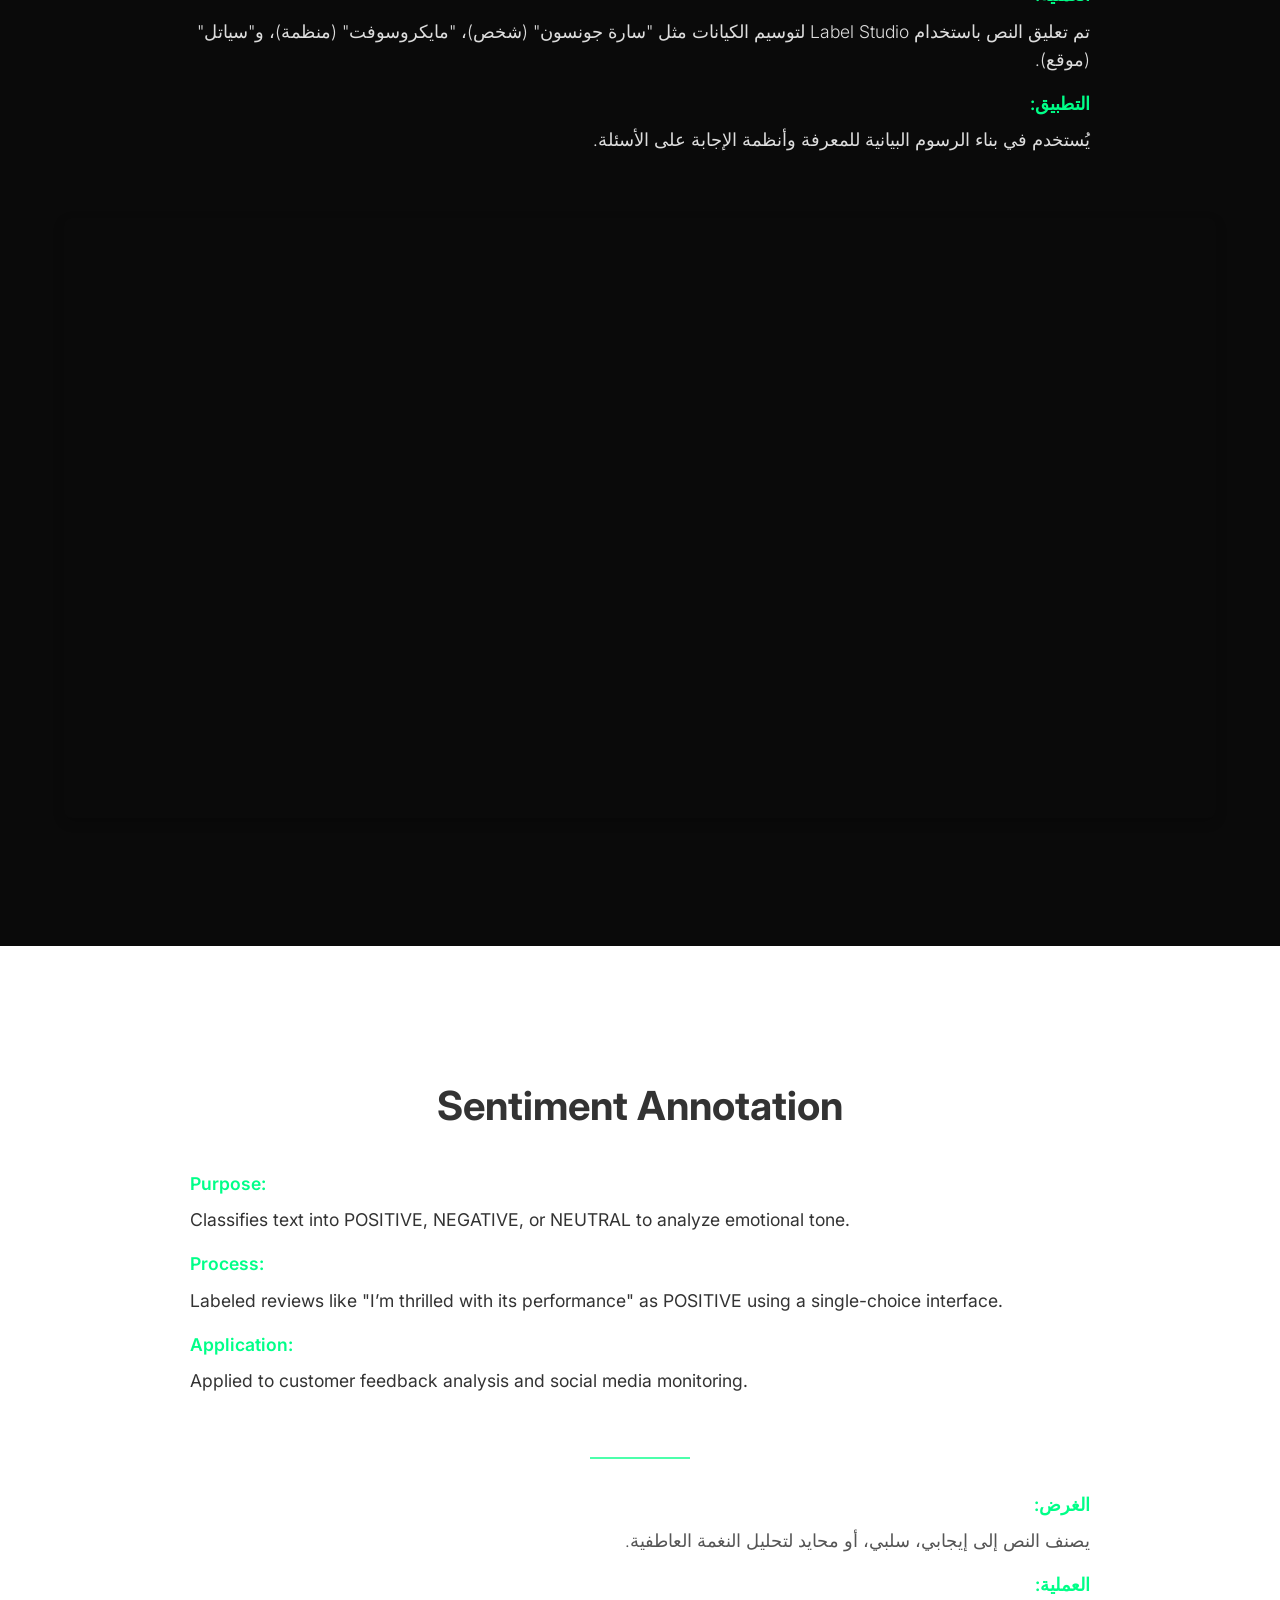
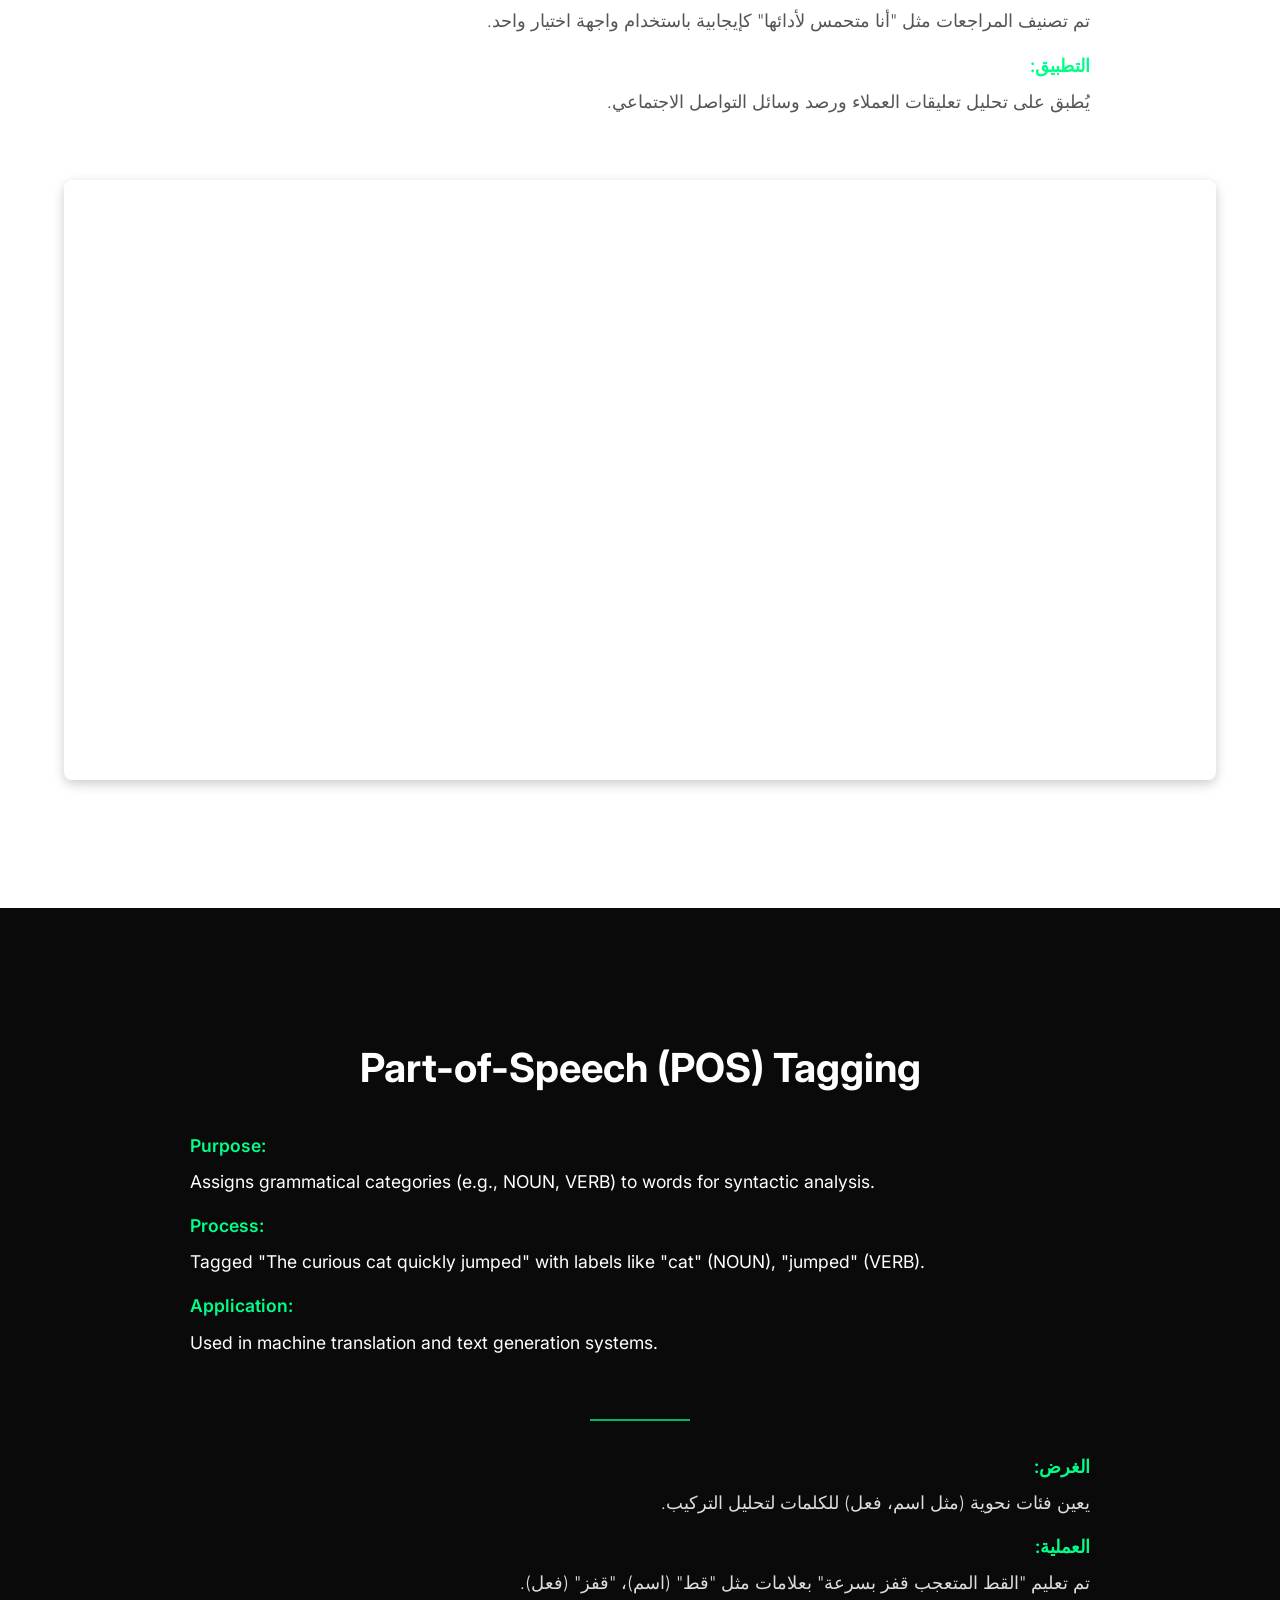
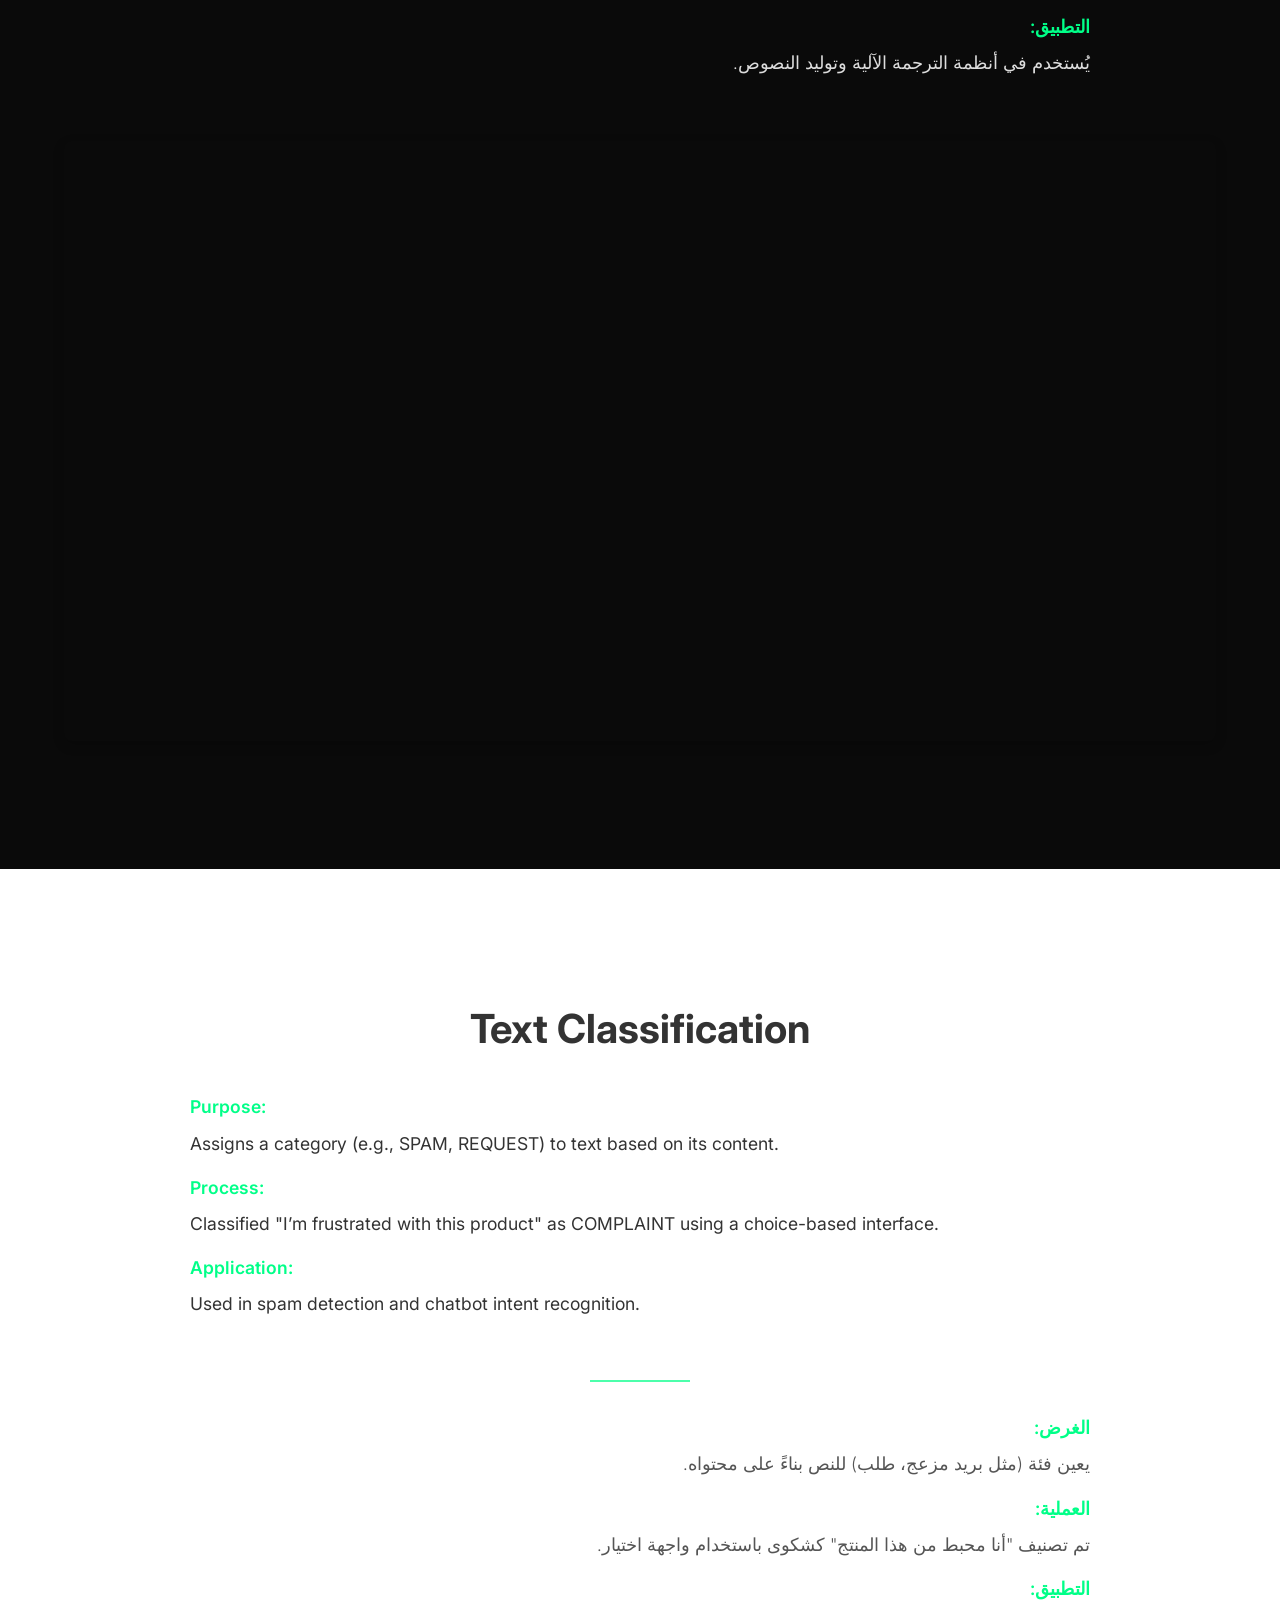
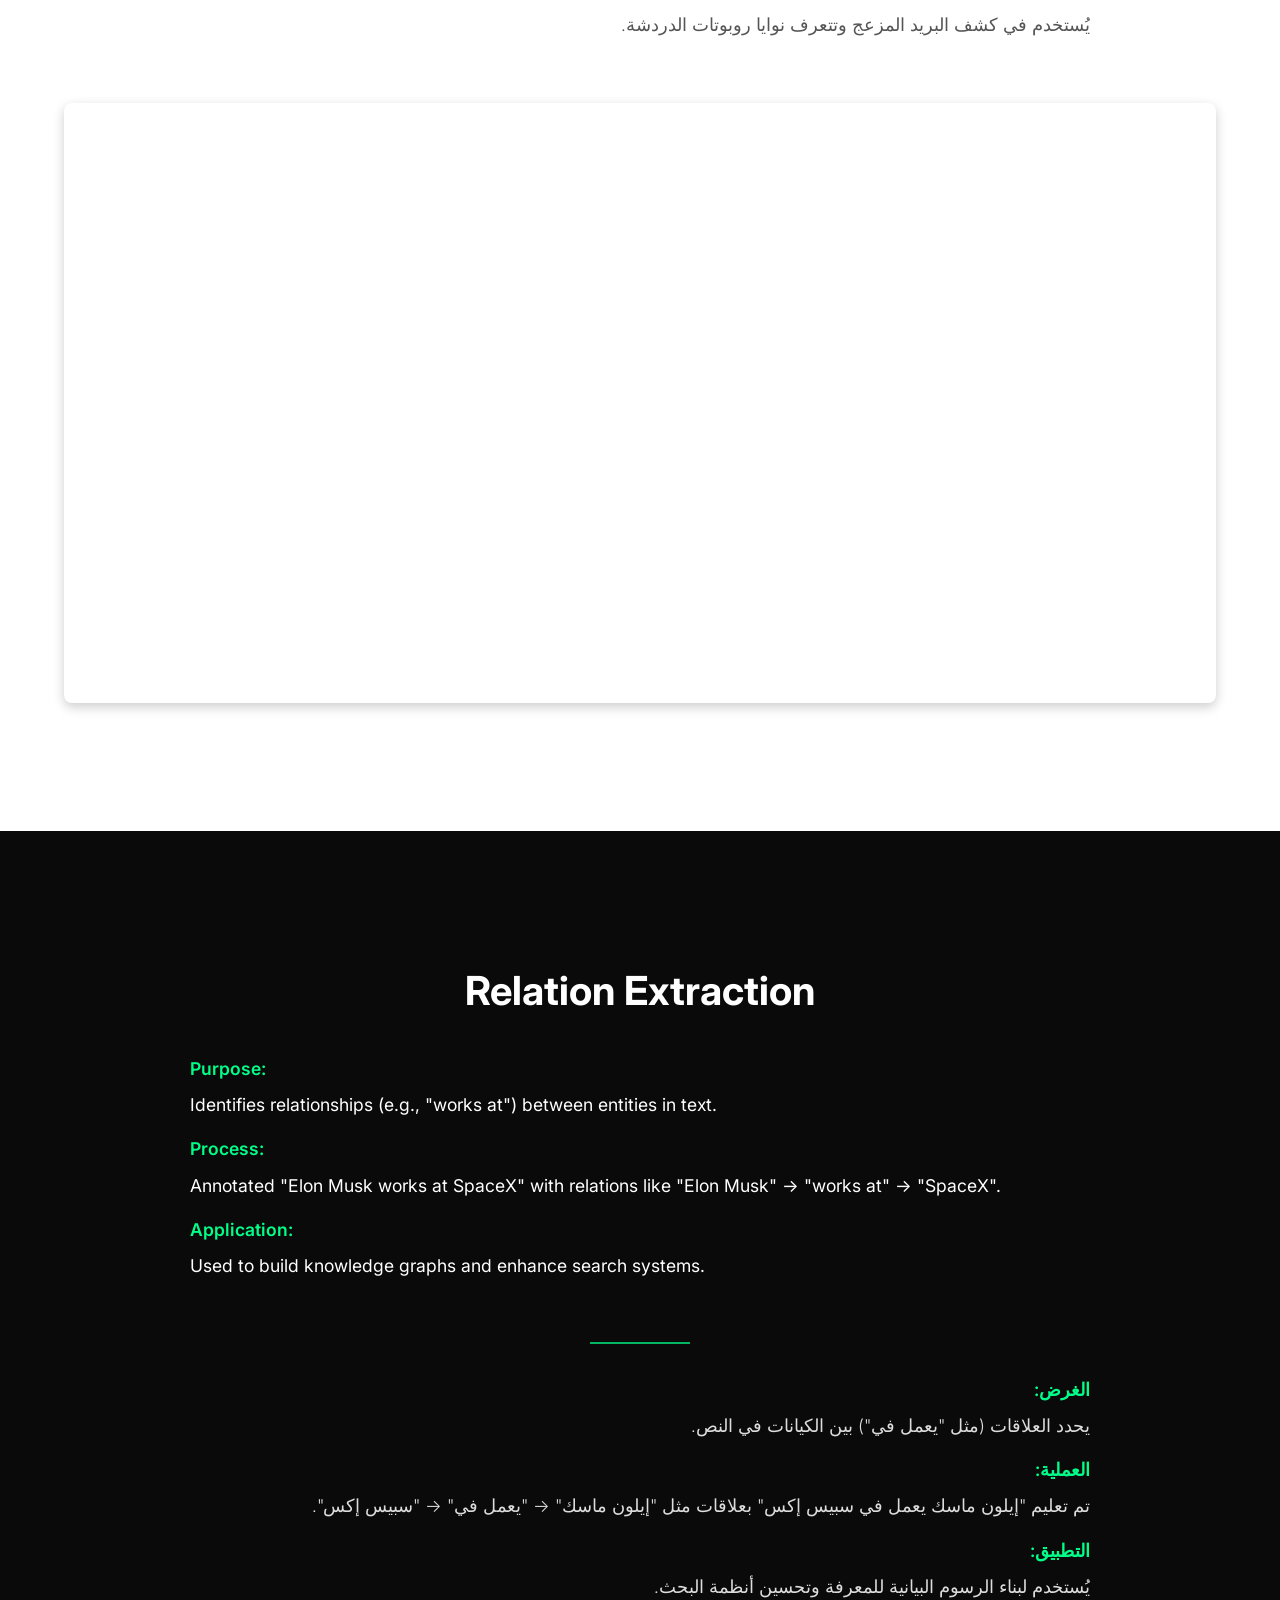
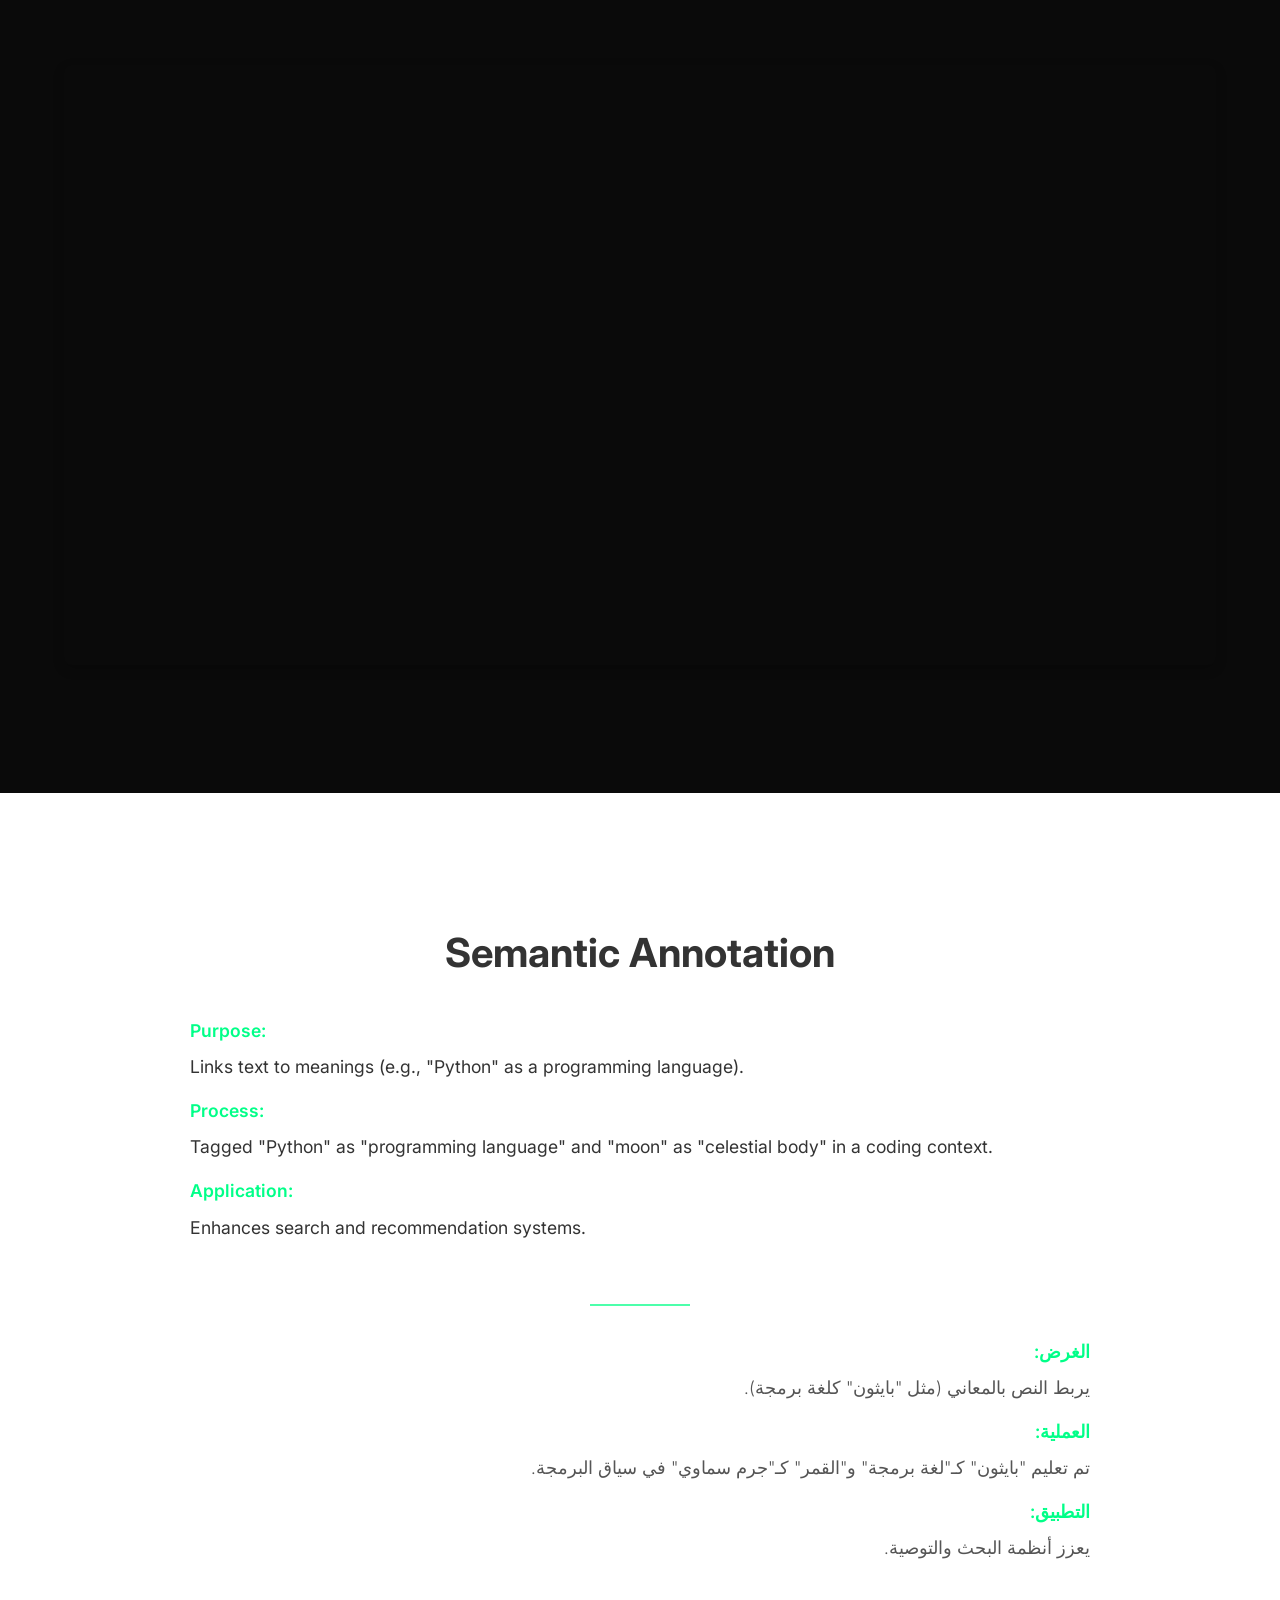
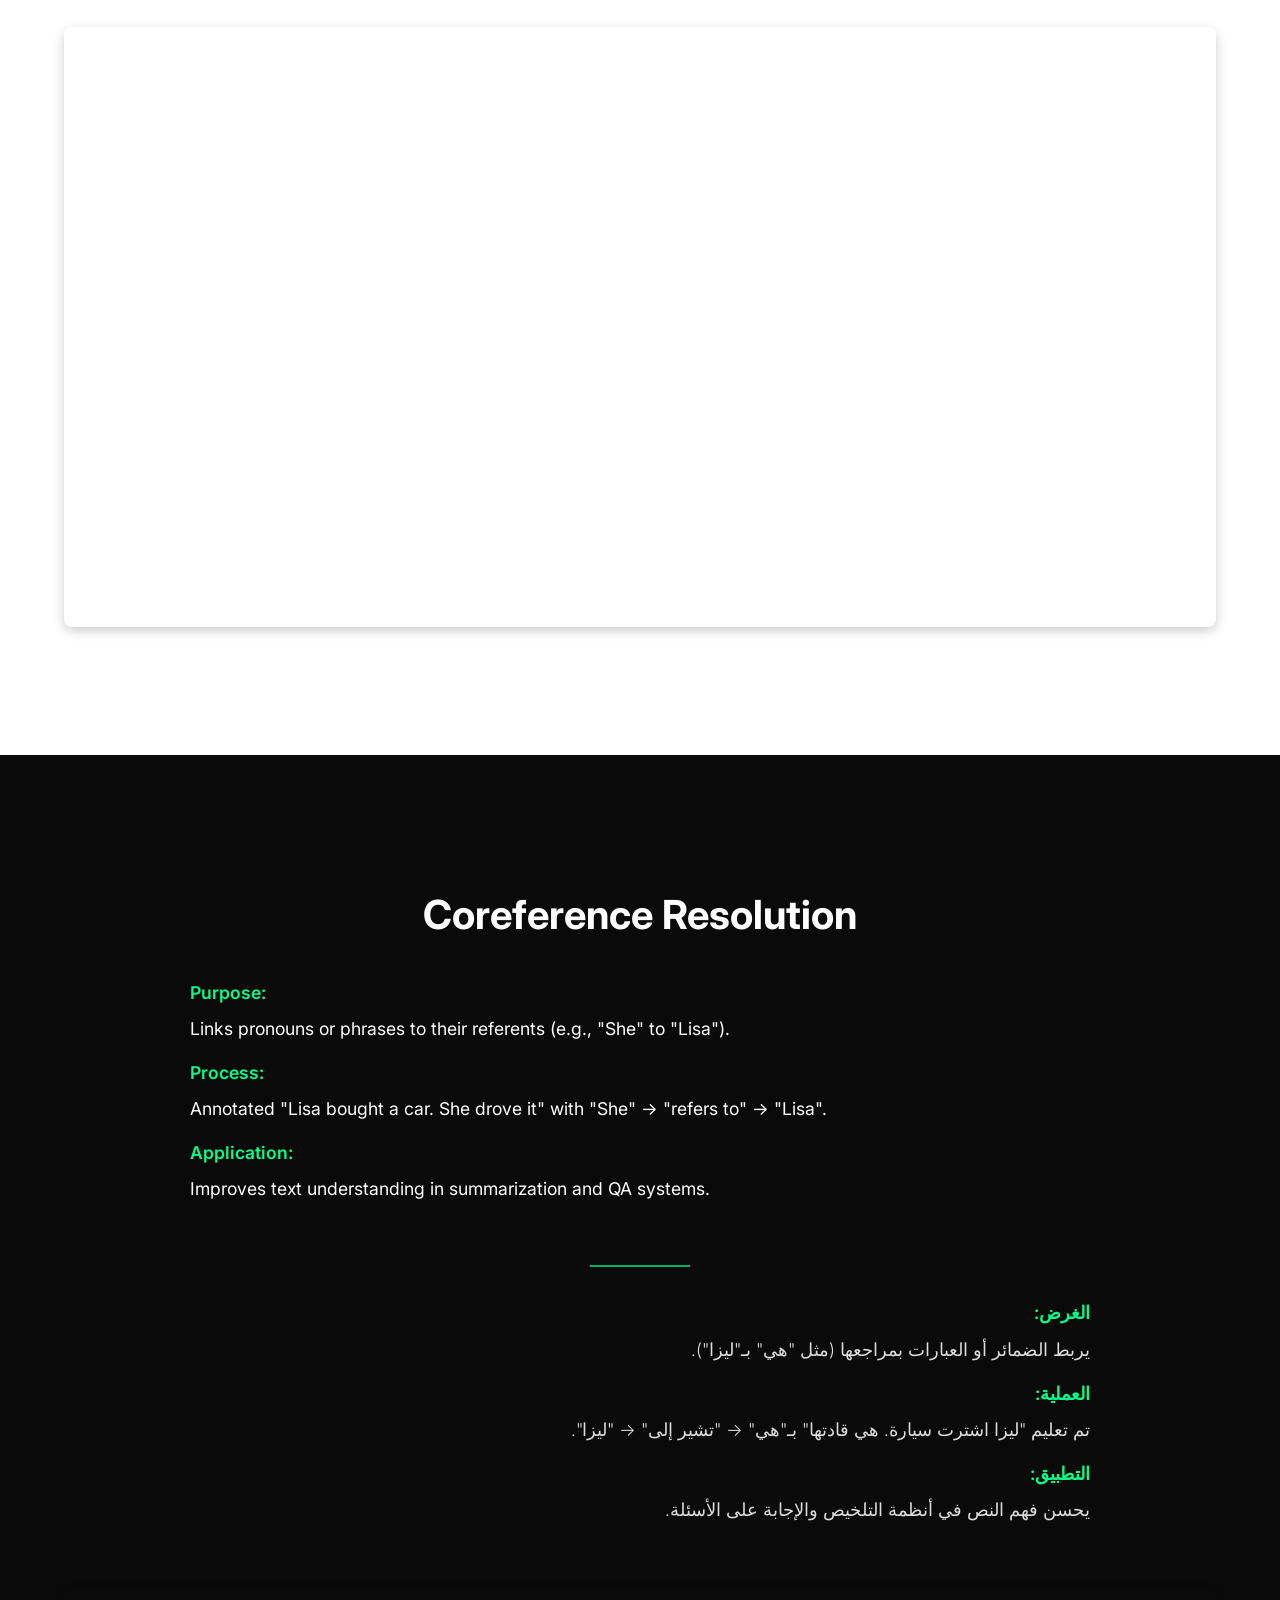
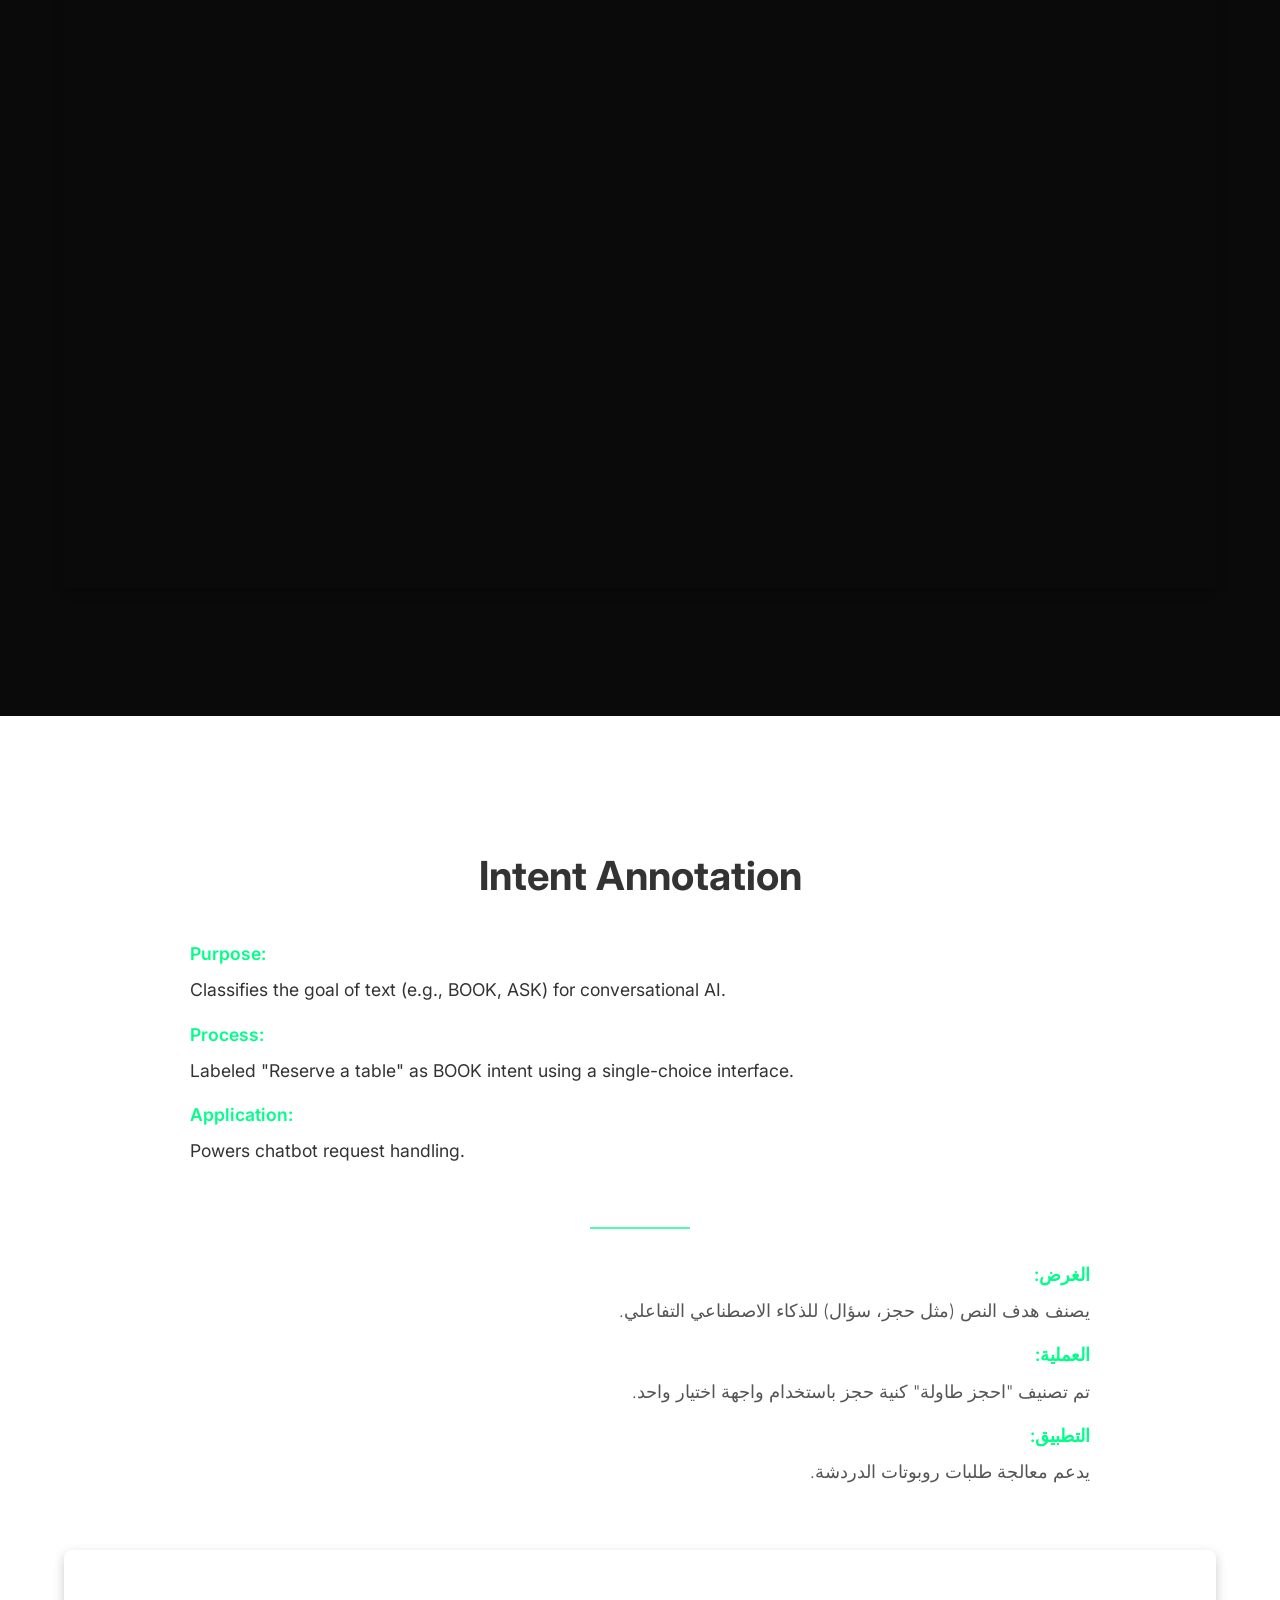
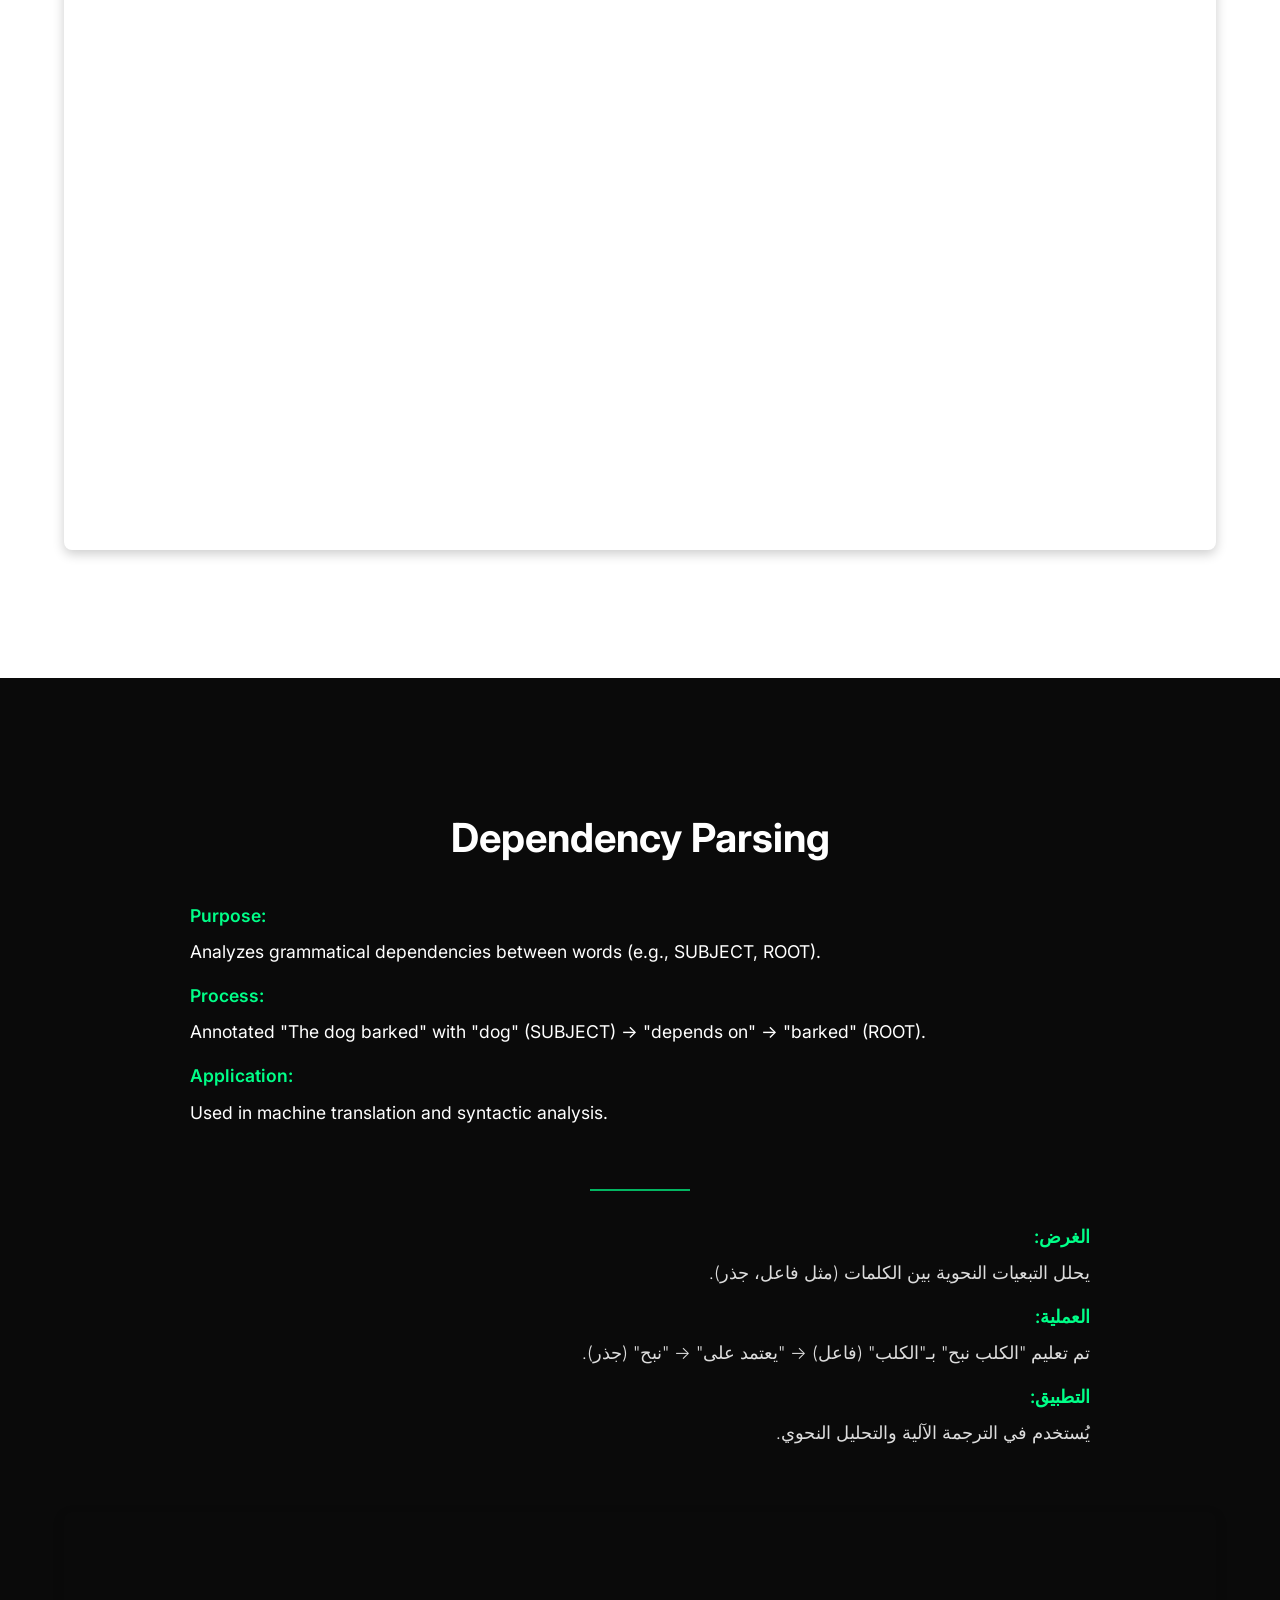
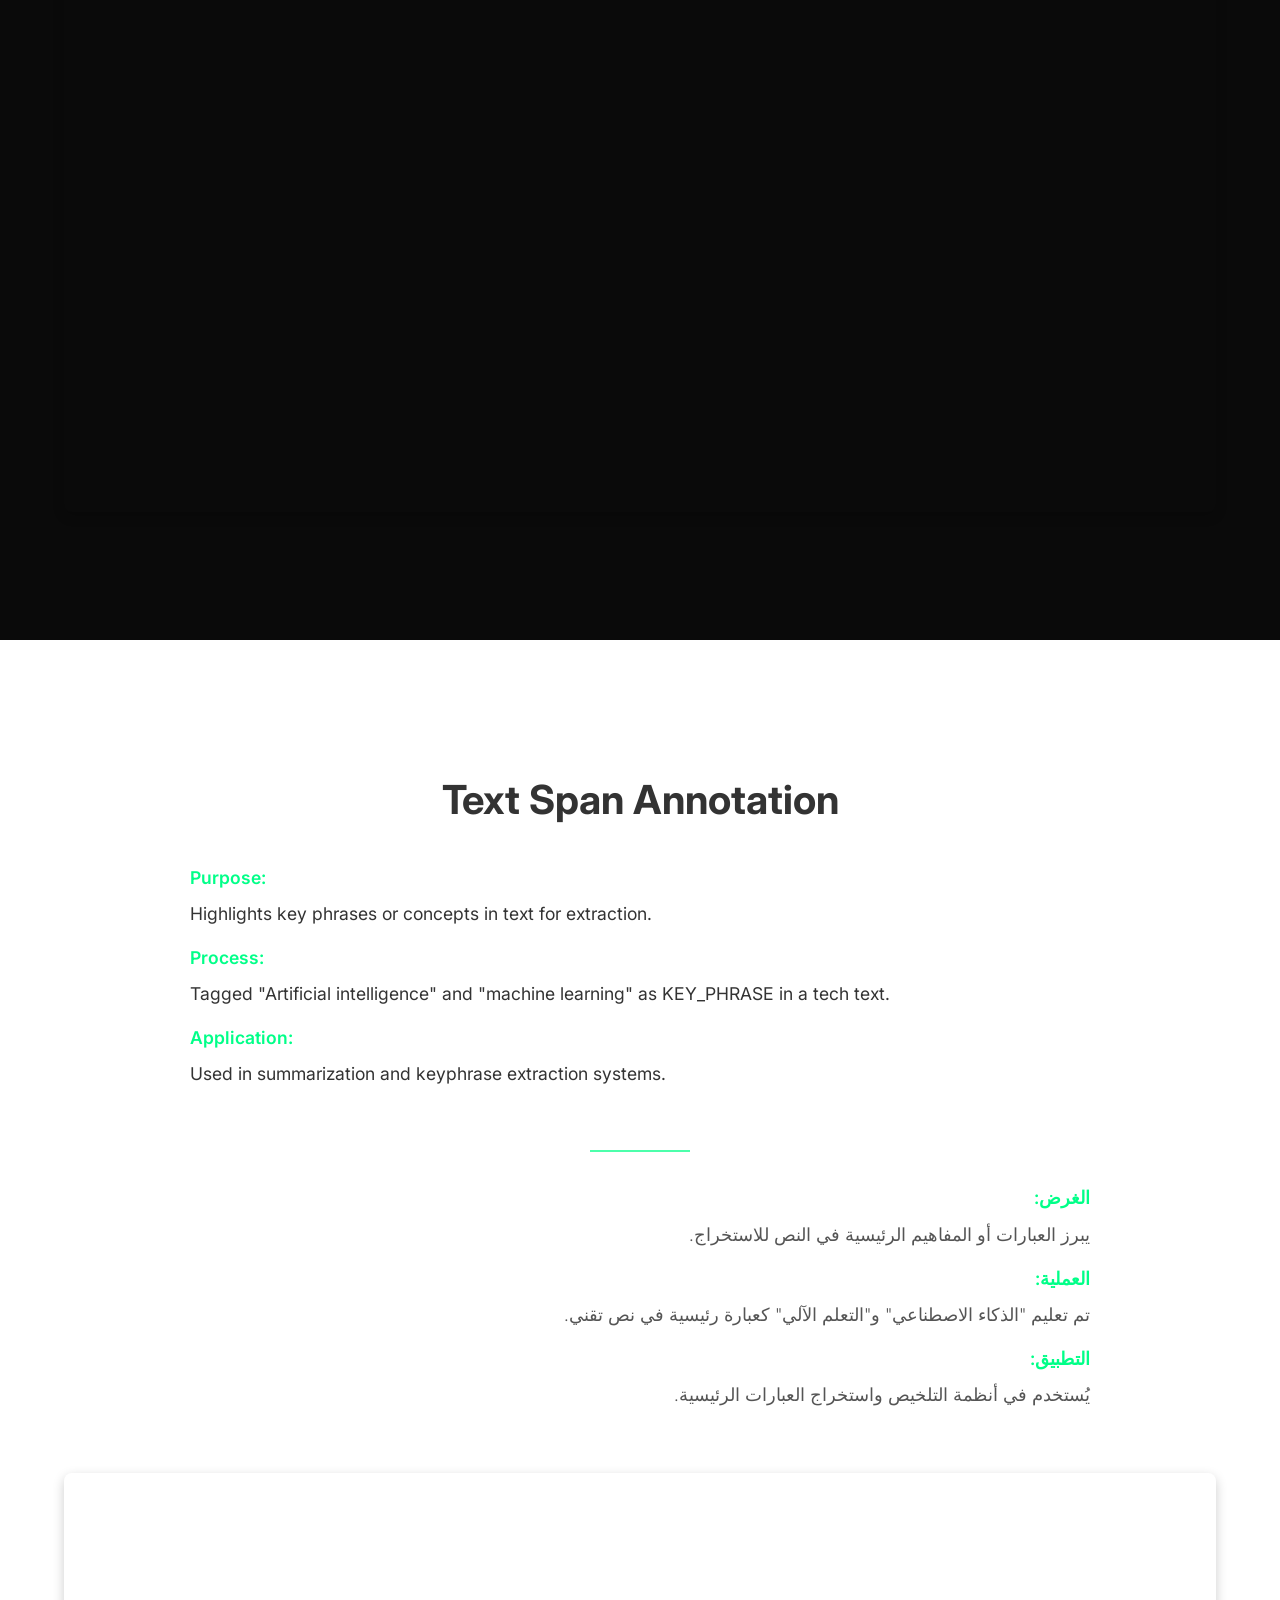
<file: text annotation.html>
<!DOCTYPE html>
<html lang="en">
<head>
    <meta charset="UTF-8">
    <meta name="viewport" content="width=device-width, initial-scale=1.0">
    <title>Ormita - Text Annotation Projects</title>
    <link href="https://fonts.googleapis.com/css2?family=Inter:wght@300;400;500;600;700&display=swap" rel="stylesheet">
    <style>
        :root {
            --bg-color: #0a0a0a;
            --text-color: #ffffff;
            --accent-color: #00ff88;
            --card-bg: #161616;
            --text-dark: #333;
            --white-color: #ffffff;
        }

        * {
            margin: 0;
            padding: 0;
            box-sizing: border-box;
        }

        body {
            font-family: 'Inter', sans-serif;
            background-color: var(--bg-color);
            color: var(--text-color);
            line-height: 1.6;
            overflow-x: hidden;
        }

        .nav {
            position: fixed;
            width: 100%;
            padding: 1.5rem 5%;
            display: flex;
            justify-content: space-between;
            align-items: center;
            background: rgba(10, 10, 10, 0.95);
            backdrop-filter: blur(10px);
            z-index: 1000;
        }

        .nav-logo {
            font-size: 1.5rem;
            font-weight: 700;
            background: linear-gradient(90deg, var(--accent-color), #00ccff);
            -webkit-background-clip: text;
            -webkit-text-fill-color: transparent;
        }

        .nav-links {
            display: flex;
            gap: 2rem;
        }

        .nav-link {
            color: var(--text-color);
            text-decoration: none;
            font-weight: 500;
            transition: color 0.3s ease;
        }

        .nav-link:hover {
            color: var(--accent-color);
        }

        .mobile-menu {
            display: none;
            font-size: 1.5rem;
            color: var(--text-color);
            cursor: pointer;
        }

        .hero {
            height: 100vh;
            display: flex;
            align-items: center;
            justify-content: center;
            background: var(--bg-color);
            text-align: center;
            position: relative;
        }

        .hero-content h1 {
            font-size: 4.5rem;
            margin-bottom: 1.5rem;
            line-height: 1.1;
            background: linear-gradient(90deg, #fff, #aaa);
            -webkit-background-clip: text;
            -webkit-text-fill-color: transparent;
        }

        .hero-content p {
            font-size: 1.5rem;
            color: #ccc;
            max-width: 800px;
        }

        .project-section {
            padding: 8rem 5%;
            min-height: 100vh;
            display: flex;
            flex-direction: column;
            justify-content: center;
            align-items: center;
        }

        .project-section:nth-child(odd) {
            background-color: var(--bg-color);
            color: var(--text-color);
        }

        .project-section:nth-child(even) {
            background-color: var(--white-color);
            color: var(--text-dark);
        }

        .project-container {
            max-width: 1200px;
            width: 100%;
            text-align: center;
        }

        .project-description {
            margin-bottom: 4rem;
        }

        .project-description h1 {
            font-size: 2.5rem;
            margin-bottom: 2rem;
        }

        .english-text, .arabic-text {
            font-size: 1.1rem;
            max-width: 900px;
            margin: 0 auto 2rem;
            text-align: left;
        }

        .english-text {
            direction: ltr;
        }

        .arabic-text {
            direction: rtl;
            text-align: right;
            font-weight: 300;
            color: inherit;
        }

        .project-section:nth-child(odd) .arabic-text {
            color: #ddd;
        }

        .project-section:nth-child(even) .arabic-text {
            color: #555;
        }

        .stage {
            margin-bottom: 1rem;
        }

        .stage-title {
            font-weight: 600;
            color: var(--accent-color);
            margin-bottom: 0.5rem;
        }

        .text-divider {
            height: 2rem;
            width: 100px;
            margin: 2rem auto;
            border-bottom: 2px solid var(--accent-color);
            opacity: 0.7;
        }

        .project-video-container {
            position: relative;
            width: 100%;
        }

        .project-video-container:hover {
            transform: scale(1.02);
            transition: transform 0.3s ease;
        }

        .project-video {
            width: 100%;
            height: 600px;
            border: none;
            border-radius: 8px;
            box-shadow: 0 4px 12px rgba(0, 0, 0, 0.2);
            position: relative;
            z-index: 1;
            display: block;
        }

        footer {
            background: var(--card-bg);
            padding: 2rem;
            text-align: center;
            color: var(--text-color);
        }

        .social-links {
            margin-top: 1rem;
        }

        .social-links a {
            color: var(--accent-color);
            margin: 0 1rem;
            text-decoration: none;
        }

        .social-links a:hover {
            color: #00ccff;
        }

        @media (max-width: 768px) {
            .nav-links {
                display: none;
            }

            .mobile-menu {
                display: block;
            }

            .mobile-nav-links {
                display: none;
                flex-direction: column;
                position: absolute;
                top: 60px;
                right: 5%;
                background: rgba(10, 10, 10, 0.95);
                padding: 1rem;
                gap: 1rem;
            }

            .mobile-nav-links.active {
                display: flex;
            }

            .mobile-nav-links a {
                color: var(--text-color);
            }

            .hero-content h1 {
                font-size: 3rem;
            }

            .hero-content p {
                font-size: 1.2rem;
            }

            .project-section {
                padding: 4rem 5%;
            }

            .project-description h1 {
                font-size: 1.8rem;
            }

            .english-text, .arabic-text {
                font-size: 0.95rem;
            }

            .stage-title {
                font-size: 1rem;
            }

            .text-divider {
                height: 1.5rem;
                width: 80px;
            }

            .project-video {
                height: 300px;
            }
        }
    </style>
</head>
<body>
    <nav class="nav">
        <div class="nav-logo">ORMITA</div>
        <div class="nav-links">
            <a href="index.html" class="nav-link">Back to Home</a>
        </div>
        <div class="mobile-menu" onclick="toggleMenu()">☰</div>
        <div class="mobile-nav-links">
            <a href="index.html" class="nav-link">Back to Home</a>
        </div>
    </nav>

    <section class="hero">
        <div class="hero-content">
            <h1>Text Annotation Projects</h1>
            <p>Explore my AI-powered text annotation solutions for natural language processing and machine learning applications.</p>
        </div>
    </section>

    <section class="project-section">
        <div class="project-container">
            <div class="project-description">
                <h1>Named Entity Recognition (NER)</h1>
                <div class="english-text">
                    <div class="stage">
                        <div class="stage-title">Purpose:</div>
                        Identifies and classifies named entities (e.g., people, organizations, locations) in text for information extraction.
                    </div>
                    <div class="stage">
                        <div class="stage-title">Process:</div>
                        Annotated text using Label Studio to tag entities like "Sarah Johnson" (PERSON), "Microsoft" (ORGANIZATION), and "Seattle" (LOCATION).
                    </div>
                    <div class="stage">
                        <div class="stage-title">Application:</div>
                        Used in knowledge graph construction and question-answering systems.
                    </div>
                </div>
                <div class="text-divider"></div>
                <div class="arabic-text">
                    <div class="stage">
                        <div class="stage-title">الغرض:</div>
                        يحدد ويصنف الكيانات المسماة (مثل الأشخاص، المنظمات، المواقع) في النص لاستخراج المعلومات.
                    </div>
                    <div class="stage">
                        <div class="stage-title">العملية:</div>
                        تم تعليق النص باستخدام Label Studio لتوسيم الكيانات مثل "سارة جونسون" (شخص)، "مايكروسوفت" (منظمة)، و"سياتل" (موقع).
                    </div>
                    <div class="stage">
                        <div class="stage-title">التطبيق:</div>
                        يُستخدم في بناء الرسوم البيانية للمعرفة وأنظمة الإجابة على الأسئلة.
                    </div>
                </div>
            </div>
            <div class="project-video-container">
                <iframe class="project-video" src="https://www.youtube-nocookie.com/embed/OngRQqetblE?enablejsapi=1" allowfullscreen></iframe>
            </div>
        </div>
    </section>

    <section class="project-section">
        <div class="project-container">
            <div class="project-description">
                <h1>Sentiment Annotation</h1>
                <div class="english-text">
                    <div class="stage">
                        <div class="stage-title">Purpose:</div>
                        Classifies text into POSITIVE, NEGATIVE, or NEUTRAL to analyze emotional tone.
                    </div>
                    <div class="stage">
                        <div class="stage-title">Process:</div>
                        Labeled reviews like "I’m thrilled with its performance" as POSITIVE using a single-choice interface.
                    </div>
                    <div class="stage">
                        <div class="stage-title">Application:</div>
                        Applied to customer feedback analysis and social media monitoring.
                    </div>
                </div>
                <div class="text-divider"></div>
                <div class="arabic-text">
                    <div class="stage">
                        <div class="stage-title">الغرض:</div>
                        يصنف النص إلى إيجابي، سلبي، أو محايد لتحليل النغمة العاطفية.
                    </div>
                    <div class="stage">
                        <div class="stage-title">العملية:</div>
                        تم تصنيف المراجعات مثل "أنا متحمس لأدائها" كإيجابية باستخدام واجهة اختيار واحد.
                    </div>
                    <div class="stage">
                        <div class="stage-title">التطبيق:</div>
                        يُطبق على تحليل تعليقات العملاء ورصد وسائل التواصل الاجتماعي.
                    </div>
                </div>
            </div>
            <div class="project-video-container">
                <iframe class="project-video" src="https://www.youtube-nocookie.com/embed/0f4ml8spMK4?enablejsapi=1" allowfullscreen></iframe>
            </div>
        </div>
    </section>

    <section class="project-section">
        <div class="project-container">
            <div class="project-description">
                <h1>Part-of-Speech (POS) Tagging</h1>
                <div class="english-text">
                    <div class="stage">
                        <div class="stage-title">Purpose:</div>
                        Assigns grammatical categories (e.g., NOUN, VERB) to words for syntactic analysis.
                    </div>
                    <div class="stage">
                        <div class="stage-title">Process:</div>
                        Tagged "The curious cat quickly jumped" with labels like "cat" (NOUN), "jumped" (VERB).
                    </div>
                    <div class="stage">
                        <div class="stage-title">Application:</div>
                        Used in machine translation and text generation systems.
                    </div>
                </div>
                <div class="text-divider"></div>
                <div class="arabic-text">
                    <div class="stage">
                        <div class="stage-title">الغرض:</div>
                        يعين فئات نحوية (مثل اسم، فعل) للكلمات لتحليل التركيب.
                    </div>
                    <div class="stage">
                        <div class="stage-title">العملية:</div>
                        تم تعليم "القط المتعجب قفز بسرعة" بعلامات مثل "قط" (اسم)، "قفز" (فعل).
                    </div>
                    <div class="stage">
                        <div class="stage-title">التطبيق:</div>
                        يُستخدم في أنظمة الترجمة الآلية وتوليد النصوص.
                    </div>
                </div>
            </div>
            <div class="project-video-container">
                <iframe class="project-video" src="https://www.youtube-nocookie.com/embed/h_rsdGj7sKw?enablejsapi=1" allowfullscreen></iframe>
            </div>
        </div>
    </section>

    <section class="project-section">
        <div class="project-container">
            <div class="project-description">
                <h1>Text Classification</h1>
                <div class="english-text">
                    <div class="stage">
                        <div class="stage-title">Purpose:</div>
                        Assigns a category (e.g., SPAM, REQUEST) to text based on its content.
                    </div>
                    <div class="stage">
                        <div class="stage-title">Process:</div>
                        Classified "I’m frustrated with this product" as COMPLAINT using a choice-based interface.
                    </div>
                    <div class="stage">
                        <div class="stage-title">Application:</div>
                        Used in spam detection and chatbot intent recognition.
                    </div>
                </div>
                <div class="text-divider"></div>
                <div class="arabic-text">
                    <div class="stage">
                        <div class="stage-title">الغرض:</div>
                        يعين فئة (مثل بريد مزعج، طلب) للنص بناءً على محتواه.
                    </div>
                    <div class="stage">
                        <div class="stage-title">العملية:</div>
                        تم تصنيف "أنا محبط من هذا المنتج" كشكوى باستخدام واجهة اختيار.
                    </div>
                    <div class="stage">
                        <div class="stage-title">التطبيق:</div>
                        يُستخدم في كشف البريد المزعج وتتعرف نوايا روبوتات الدردشة.
                    </div>
                </div>
            </div>
            <div class="project-video-container">
                <iframe class="project-video" src="https://www.youtube-nocookie.com/embed/placeholder-classification?enablejsapi=1" allowfullscreen></iframe>
            </div>
        </div>
    </section>

    <section class="project-section">
        <div class="project-container">
            <div class="project-description">
                <h1>Relation Extraction</h1>
                <div class="english-text">
                    <div class="stage">
                        <div class="stage-title">Purpose:</div>
                        Identifies relationships (e.g., "works at") between entities in text.
                    </div>
                    <div class="stage">
                        <div class="stage-title">Process:</div>
                        Annotated "Elon Musk works at SpaceX" with relations like "Elon Musk" → "works at" → "SpaceX".
                    </div>
                    <div class="stage">
                        <div class="stage-title">Application:</div>
                        Used to build knowledge graphs and enhance search systems.
                    </div>
                </div>
                <div class="text-divider"></div>
                <div class="arabic-text">
                    <div class="stage">
                        <div class="stage-title">الغرض:</div>
                        يحدد العلاقات (مثل "يعمل في") بين الكيانات في النص.
                    </div>
                    <div class="stage">
                        <div class="stage-title">العملية:</div>
                        تم تعليم "إيلون ماسك يعمل في سبيس إكس" بعلاقات مثل "إيلون ماسك" → "يعمل في" → "سبيس إكس".
                    </div>
                    <div class="stage">
                        <div class="stage-title">التطبيق:</div>
                        يُستخدم لبناء الرسوم البيانية للمعرفة وتحسين أنظمة البحث.
                    </div>
                </div>
            </div>
            <div class="project-video-container">
                <iframe class="project-video" src="https://www.youtube-nocookie.com/embed/placeholder-relation?enablejsapi=1" allowfullscreen></iframe>
            </div>
        </div>
    </section>

    <section class="project-section">
        <div class="project-container">
            <div class="project-description">
                <h1>Semantic Annotation</h1>
                <div class="english-text">
                    <div class="stage">
                        <div class="stage-title">Purpose:</div>
                        Links text to meanings (e.g., "Python" as a programming language).
                    </div>
                    <div class="stage">
                        <div class="stage-title">Process:</div>
                        Tagged "Python" as "programming language" and "moon" as "celestial body" in a coding context.
                    </div>
                    <div class="stage">
                        <div class="stage-title">Application:</div>
                        Enhances search and recommendation systems.
                    </div>
                </div>
                <div class="text-divider"></div>
                <div class="arabic-text">
                    <div class="stage">
                        <div class="stage-title">الغرض:</div>
                        يربط النص بالمعاني (مثل "بايثون" كلغة برمجة).
                    </div>
                    <div class="stage">
                        <div class="stage-title">العملية:</div>
                        تم تعليم "بايثون" كـ"لغة برمجة" و"القمر" كـ"جرم سماوي" في سياق البرمجة.
                    </div>
                    <div class="stage">
                        <div class="stage-title">التطبيق:</div>
                        يعزز أنظمة البحث والتوصية.
                    </div>
                </div>
            </div>
            <div class="project-video-container">
                <iframe class="project-video" src="https://www.youtube-nocookie.com/embed/placeholder-semantic?enablejsapi=1" allowfullscreen></iframe>
            </div>
        </div>
    </section>

    <section class="project-section">
        <div class="project-container">
            <div class="project-description">
                <h1>Coreference Resolution</h1>
                <div class="english-text">
                    <div class="stage">
                        <div class="stage-title">Purpose:</div>
                        Links pronouns or phrases to their referents (e.g., "She" to "Lisa").
                    </div>
                    <div class="stage">
                        <div class="stage-title">Process:</div>
                        Annotated "Lisa bought a car. She drove it" with "She" → "refers to" → "Lisa".
                    </div>
                    <div class="stage">
                        <div class="stage-title">Application:</div>
                        Improves text understanding in summarization and QA systems.
                    </div>
                </div>
                <div class="text-divider"></div>
                <div class="arabic-text">
                    <div class="stage">
                        <div class="stage-title">الغرض:</div>
                        يربط الضمائر أو العبارات بمراجعها (مثل "هي" بـ"ليزا").
                    </div>
                    <div class="stage">
                        <div class="stage-title">العملية:</div>
                        تم تعليم "ليزا اشترت سيارة. هي قادتها" بـ"هي" → "تشير إلى" → "ليزا".
                    </div>
                    <div class="stage">
                        <div class="stage-title">التطبيق:</div>
                        يحسن فهم النص في أنظمة التلخيص والإجابة على الأسئلة.
                    </div>
                </div>
            </div>
            <div class="project-video-container">
                <iframe class="project-video" src="https://www.youtube-nocookie.com/embed/placeholder-coreference?enablejsapi=1" allowfullscreen></iframe>
            </div>
        </div>
    </section>

    <section class="project-section">
        <div class="project-container">
            <div class="project-description">
                <h1>Intent Annotation</h1>
                <div class="english-text">
                    <div class="stage">
                        <div class="stage-title">Purpose:</div>
                        Classifies the goal of text (e.g., BOOK, ASK) for conversational AI.
                    </div>
                    <div class="stage">
                        <div class="stage-title">Process:</div>
                        Labeled "Reserve a table" as BOOK intent using a single-choice interface.
                    </div>
                    <div class="stage">
                        <div class="stage-title">Application:</div>
                        Powers chatbot request handling.
                    </div>
                </div>
                <div class="text-divider"></div>
                <div class="arabic-text">
                    <div class="stage">
                        <div class="stage-title">الغرض:</div>
                        يصنف هدف النص (مثل حجز، سؤال) للذكاء الاصطناعي التفاعلي.
                    </div>
                    <div class="stage">
                        <div class="stage-title">العملية:</div>
                        تم تصنيف "احجز طاولة" كنية حجز باستخدام واجهة اختيار واحد.
                    </div>
                    <div class="stage">
                        <div class="stage-title">التطبيق:</div>
                        يدعم معالجة طلبات روبوتات الدردشة.
                    </div>
                </div>
            </div>
            <div class="project-video-container">
                <iframe class="project-video" src="https://www.youtube-nocookie.com/embed/placeholder-intent?enablejsapi=1" allowfullscreen></iframe>
            </div>
        </div>
    </section>

    <section class="project-section">
        <div class="project-container">
            <div class="project-description">
                <h1>Dependency Parsing</h1>
                <div class="english-text">
                    <div class="stage">
                        <div class="stage-title">Purpose:</div>
                        Analyzes grammatical dependencies between words (e.g., SUBJECT, ROOT).
                    </div>
                    <div class="stage">
                        <div class="stage-title">Process:</div>
                        Annotated "The dog barked" with "dog" (SUBJECT) → "depends on" → "barked" (ROOT).
                    </div>
                    <div class="stage">
                        <div class="stage-title">Application:</div>
                        Used in machine translation and syntactic analysis.
                    </div>
                </div>
                <div class="text-divider"></div>
                <div class="arabic-text">
                    <div class="stage">
                        <div class="stage-title">الغرض:</div>
                        يحلل التبعيات النحوية بين الكلمات (مثل فاعل، جذر).
                    </div>
                    <div class="stage">
                        <div class="stage-title">العملية:</div>
                        تم تعليم "الكلب نبح" بـ"الكلب" (فاعل) → "يعتمد على" → "نبح" (جذر).
                    </div>
                    <div class="stage">
                        <div class="stage-title">التطبيق:</div>
                        يُستخدم في الترجمة الآلية والتحليل النحوي.
                    </div>
                </div>
            </div>
            <div class="project-video-container">
                <iframe class="project-video" src="https://www.youtube-nocookie.com/embed/placeholder-dependency?enablejsapi=1" allowfullscreen></iframe>
            </div>
        </div>
    </section>

    <section class="project-section">
        <div class="project-container">
            <div class="project-description">
                <h1>Text Span Annotation</h1>
                <div class="english-text">
                    <div class="stage">
                        <div class="stage-title">Purpose:</div>
                        Highlights key phrases or concepts in text for extraction.
                    </div>
                    <div class="stage">
                        <div class="stage-title">Process:</div>
                        Tagged "Artificial intelligence" and "machine learning" as KEY_PHRASE in a tech text.
                    </div>
                    <div class="stage">
                        <div class="stage-title">Application:</div>
                        Used in summarization and keyphrase extraction systems.
                    </div>
                </div>
                <div class="text-divider"></div>
                <div class="arabic-text">
                    <div class="stage">
                        <div class="stage-title">الغرض:</div>
                        يبرز العبارات أو المفاهيم الرئيسية في النص للاستخراج.
                    </div>
                    <div class="stage">
                        <div class="stage-title">العملية:</div>
                        تم تعليم "الذكاء الاصطناعي" و"التعلم الآلي" كعبارة رئيسية في نص تقني.
                    </div>
                    <div class="stage">
                        <div class="stage-title">التطبيق:</div>
                        يُستخدم في أنظمة التلخيص واستخراج العبارات الرئيسية.
                    </div>
                </div>
            </div>
            <div class="project-video-container">
                <iframe class="project-video" src="https://www.youtube-nocookie.com/embed/placeholder-span?enablejsapi=1" allowfullscreen></iframe>
            </div>
        </div>
    </section>

    <footer>
        <p>© 2025 Ormita. All rights reserved.</p>
        <div class="social-links">
            <a href="mailto:ormita@zohomail.sa">Email</a>
            <a href="www.linkedin.com/in/mohamedssameer">LinkedIn</a>
            <a href="https://twitter.com">Twitter</a>
        </div>
    </footer>

    <script>
        function toggleMenu() {
            const menu = document.querySelector('.mobile-nav-links');
            menu.classList.toggle('active');
        }

        const videos = document.querySelectorAll('.project-video');
        
        function checkVideosInView() {
            videos.forEach(video => {
                const rect = video.getBoundingClientRect();
                const isInView = (
                    rect.top >= 0 &&
                    rect.bottom <= (window.innerHeight || document.documentElement.clientHeight)
                );

                if (isInView) {
                    video.contentWindow.postMessage('{"event":"command","func":"playVideo","args":""}', '*');
                } else {
                    video.contentWindow.postMessage('{"event":"command","func":"pauseVideo","args":""}', '*');
                }
            });
        }

        window.addEventListener('scroll', checkVideosInView);
        window.addEventListener('load', checkVideosInView);
    </script>
</body>
</html>
</file>
<file: styles.css>
@import url('https://fonts.googleapis.com/css2?family=DM+Sans:wght@400;500;600;700&family=Manrope:wght@400;500;600;700;800&family=Tajawal:wght@400;500;600;700;800&display=swap');
:root{--ink:#0b1730;--muted:#64748b;--navy:#08162d;--navy2:#102544;--teal:#20c6b5;--cyan:#75e4db;--paper:#f5f8fc;--line:#e5ebf3;--white:#fff;--shadow:0 22px 60px rgba(6,20,42,.10)}
*{box-sizing:border-box}html{scroll-behavior:smooth}body{margin:0;background:var(--paper);color:var(--ink);font-family:'DM Sans',sans-serif;line-height:1.65}body[dir=rtl]{font-family:'Tajawal',sans-serif}a{color:inherit;text-decoration:none}button{font:inherit}.container{width:min(1160px,calc(100% - 44px));margin:auto}.topbar{background:#071328;color:#d8e6f4;font-size:12px;padding:9px 0}.topbar .container{display:flex;justify-content:space-between;gap:12px}.nav{position:sticky;top:0;z-index:50;background:rgba(255,255,255,.94);backdrop-filter:blur(14px);border-bottom:1px solid #e7edf4}.nav-inner{height:76px;display:flex;align-items:center;justify-content:space-between;gap:24px}.brand{display:flex;align-items:center;gap:11px;font-family:Manrope,sans-serif;font-weight:800;letter-spacing:.04em}.brand-mark{width:38px;height:38px;border-radius:12px;background:linear-gradient(145deg,#24d2c1,#147e9a);display:grid;place-items:center;color:#062039;font-weight:900;font-size:19px;box-shadow:0 8px 18px #20c6b544}.brand small{display:block;font-size:9px;letter-spacing:.22em;color:#718096;font-weight:700;margin-top:-3px}.nav-links{display:flex;align-items:center;gap:28px;font-size:13px;font-weight:700;color:#33445c}.nav-links a:hover{color:#079e99}.nav-actions{display:flex;align-items:center;gap:10px}.lang-btn,.menu-btn{border:1px solid var(--line);background:#fff;border-radius:10px;padding:9px 12px;color:#19324e;font-weight:700;cursor:pointer}.menu-btn{display:none}.btn{display:inline-flex;align-items:center;justify-content:center;gap:9px;padding:13px 19px;border-radius:12px;background:var(--teal);color:#05233a;font-weight:800;font-size:13px;border:0;cursor:pointer;transition:.2s}.btn:hover{transform:translateY(-2px);box-shadow:0 12px 26px #20c6b544}.btn-outline{background:transparent;border:1px solid #8aa2ba;color:white}.hero{background:radial-gradient(circle at 80% 15%,#16466a 0,transparent 33%),linear-gradient(120deg,#07152c,#102b4b 72%,#0a5962);color:white;overflow:hidden;position:relative;padding:88px 0 82px}.hero:after{content:"";position:absolute;width:540px;height:540px;border:1px solid #ffffff12;border-radius:50%;right:-130px;top:-210px;box-shadow:0 0 0 55px #ffffff08,0 0 0 110px #ffffff05}.hero-grid{display:grid;grid-template-columns:1.05fr .95fr;align-items:center;gap:58px;position:relative;z-index:1}.eyebrow{display:inline-flex;align-items:center;gap:9px;color:#83e9de;font-size:11px;letter-spacing:.18em;font-weight:800;text-transform:uppercase}.eyebrow:before{content:"";width:25px;height:2px;background:var(--teal)}h1,h2,h3{font-family:Manrope,'Tajawal',sans-serif;line-height:1.15;margin:0 0 18px}.hero h1{font-size:clamp(38px,5.3vw,66px);letter-spacing:-.045em;margin:18px 0}.hero h1 span{color:#65e0d4}.hero p{color:#c2d1e2;max-width:570px;font-size:16px;line-height:1.85;margin:0 0 27px}.hero-actions{display:flex;flex-wrap:wrap;gap:12px}.hero-note{font-size:11px;color:#91a9c0;margin-top:22px}.dashboard{background:#f7fbff;border:1px solid #ffffff38;border-radius:22px;padding:17px;box-shadow:0 30px 80px #020b1c88;transform:rotate(1.5deg)}.dash-top{display:flex;justify-content:space-between;align-items:center;color:#263e5b;font-size:11px;font-weight:800;padding:5px 4px 15px}.live{color:#099b8d;background:#d9f7f1;padding:5px 9px;border-radius:20px;font-size:9px}.metric-grid{display:grid;grid-template-columns:repeat(2,1fr);gap:10px}.metric{background:#fff;border:1px solid #e6edf4;border-radius:13px;padding:14px}.metric small{display:block;color:#8190a2;font-size:9px;font-weight:700}.metric strong{font-family:Manrope;font-size:23px;color:#102744;display:block;margin:5px 0}.metric em{font-size:9px;color:#0caa91;font-style:normal}.chart{background:#fff;border:1px solid #e6edf4;border-radius:13px;margin-top:10px;padding:15px}.chart-head{display:flex;justify-content:space-between;color:#53657b;font-size:10px;font-weight:800}.bars{height:94px;display:flex;align-items:end;gap:9px;padding:12px 5px 0;border-bottom:1px solid #e8eef4}.bars i{display:block;flex:1;border-radius:5px 5px 0 0;background:linear-gradient(180deg,#2dd1c1,#1687a6);min-height:10px}.section{padding:82px 0}.section-white{background:#fff}.section-head{display:flex;justify-content:space-between;align-items:end;gap:30px;margin-bottom:34px}.kicker{color:#099e98;text-transform:uppercase;letter-spacing:.16em;font-size:10px;font-weight:900;margin-bottom:12px}.section h2{font-size:clamp(28px,3vw,40px);letter-spacing:-.035em;color:#10213a;margin-bottom:12px}.section-head p,.lead{color:var(--muted);max-width:620px;margin:0;font-size:14px}.about-grid{display:grid;grid-template-columns:.8fr 1.2fr;gap:58px;align-items:center}.about-visual{min-height:310px;border-radius:24px;background:linear-gradient(140deg,#0c2443,#11616b);padding:28px;color:#fff;position:relative;overflow:hidden}.about-visual:before{content:"";position:absolute;width:240px;height:240px;border:1px solid #ffffff22;border-radius:50%;right:-50px;bottom:-100px;box-shadow:0 0 0 30px #ffffff0a,0 0 0 60px #ffffff08}.about-visual strong{font-family:Manrope;font-size:42px;display:block;line-height:1.1;max-width:250px;position:relative}.about-visual span{display:block;color:#91eee3;font-size:12px;margin-top:18px;position:relative}.about-copy p{color:#607086;font-size:14px;line-height:1.9}.chips{display:flex;flex-wrap:wrap;gap:8px;margin-top:20px}.chip{background:#eaf7f6;color:#117d7a;border:1px solid #d4efec;border-radius:30px;padding:7px 12px;font-size:10px;font-weight:800}.service-grid{display:grid;grid-template-columns:repeat(3,1fr);gap:16px}.service{background:#fff;border:1px solid var(--line);border-radius:18px;padding:25px;transition:.2s}.service:hover,.project-card:hover{transform:translateY(-5px);box-shadow:var(--shadow);border-color:#b8e8e3}.service-icon{width:43px;height:43px;border-radius:13px;background:#e2f8f5;color:#078e89;display:grid;place-items:center;font-size:19px;margin-bottom:20px}.service h3{font-size:17px;margin-bottom:9px}.service p{color:#718096;font-size:12px;margin:0;line-height:1.8}.project-grid{display:grid;grid-template-columns:repeat(3,1fr);gap:18px}.project-card{background:#fff;border:1px solid var(--line);border-radius:18px;overflow:hidden;transition:.22s}.project-art{height:150px;background:linear-gradient(135deg,#0c1d38,#15536a);padding:18px;display:flex;align-items:end;position:relative;overflow:hidden}.project-art:before{content:"";position:absolute;width:160px;height:160px;border:1px solid #ffffff28;border-radius:50%;right:-20px;top:-65px;box-shadow:0 0 0 24px #ffffff09,0 0 0 48px #ffffff06}.project-art .art-label{position:relative;color:#a7f0e6;font-size:10px;font-weight:900;letter-spacing:.14em;text-transform:uppercase}.project-body{padding:20px}.project-body h3{font-size:16px;margin:0 0 9px}.project-body p{font-size:12px;color:#738196;line-height:1.75;margin:0 0 15px}.project-meta{display:flex;justify-content:space-between;align-items:center;color:#078e89;font-size:10px;font-weight:900}.project-meta a{border-bottom:1px solid #9adbd4}.stats{display:grid;grid-template-columns:repeat(4,1fr);gap:12px;margin-top:36px}.stat{border:1px solid var(--line);background:#fff;border-radius:15px;padding:18px}.stat strong{font-family:Manrope;font-size:27px;color:#0c9c95;display:block}.stat span{font-size:10px;color:#6e7e92;font-weight:700}.cta{background:linear-gradient(120deg,#08172f,#123d57);color:white;border-radius:24px;padding:42px;display:flex;align-items:center;justify-content:space-between;gap:25px}.cta h2{color:#fff;margin:0 0 10px}.cta p{color:#b8c9da;margin:0;font-size:13px}.footer{background:#071328;color:#aebdd0;padding:35px 0}.footer-inner{display:flex;justify-content:space-between;gap:20px;align-items:center;font-size:11px}.footer .brand{color:#fff}.page-hero{background:linear-gradient(120deg,#07152c,#123957);color:#fff;padding:64px 0}.page-hero h1{font-size:clamp(32px,4vw,48px);margin:12px 0}.page-hero p{color:#c1d0e0;max-width:700px;margin:0;font-size:14px}.filters{display:flex;flex-wrap:wrap;gap:8px;margin:0 0 26px}.filter{border:1px solid #dce6ef;background:#fff;color:#52647a;border-radius:30px;padding:9px 14px;font-size:11px;font-weight:800;cursor:pointer}.filter.active{background:#0d9e97;color:#fff;border-color:#0d9e97}.detail-list{display:grid;gap:18px}.detail-card{background:#fff;border:1px solid var(--line);border-radius:18px;padding:25px;display:grid;grid-template-columns:54px 1fr;gap:18px}.detail-number{width:48px;height:48px;border-radius:14px;background:#e5f8f5;color:#078d88;display:grid;place-items:center;font-family:Manrope;font-weight:900}.detail-card h2{font-size:20px;margin:3px 0 12px}.detail-card p{font-size:13px;color:#63748a;line-height:1.85;margin:0 0 13px}.recommend{border-left:3px solid #21bcae;background:#f0faf8;border-radius:0 10px 10px 0;padding:13px 16px;margin-top:12px;color:#405d6b;font-size:12px;line-height:1.8}.recommend b{display:block;color:#087f7a;margin-bottom:4px}.annotation-grid{display:grid;grid-template-columns:repeat(2,1fr);gap:16px}.annotation-card{background:#fff;border:1px solid var(--line);border-radius:17px;padding:22px}.annotation-card h3{font-size:16px}.annotation-card p{font-size:12px;color:#65758b;line-height:1.8}.annotation-card b{color:#078e89}.cv-wrap{max-width:900px;margin:auto;background:#fff;border:1px solid var(--line);border-radius:20px;padding:42px;box-shadow:var(--shadow)}.cv-wrap h1{font-size:36px}.cv-wrap h2{font-size:20px;color:#0c8e8b;border-bottom:1px solid var(--line);padding-bottom:9px;margin-top:30px}.cv-wrap h3{font-size:15px}.cv-wrap p,.cv-wrap li{font-size:13px;color:#5e6e83}.cv-wrap ul{padding-left:20px}.contact-grid{display:grid;grid-template-columns:1fr 1fr;gap:20px}.contact-card{background:#fff;border:1px solid var(--line);border-radius:18px;padding:24px}.contact-card h3{font-size:16px}.contact-card p{font-size:13px;color:#718096}.contact-link{display:block;color:#078f88;font-weight:800;font-size:13px;margin-top:13px}.mobile-menu{display:none}
[dir=rtl] .nav-links,[dir=rtl] .nav-inner,[dir=rtl] .topbar .container,[dir=rtl] .section-head,[dir=rtl] .footer-inner{direction:rtl}[dir=rtl] .recommend{border-left:0;border-right:3px solid #21bcae;border-radius:10px 0 0 10px}[dir=rtl] .cv-wrap ul{padding-right:20px;padding-left:0}
@media(max-width:900px){.hero-grid,.about-grid{grid-template-columns:1fr}.dashboard{max-width:560px}.service-grid,.project-grid{grid-template-columns:repeat(2,1fr)}.nav-links{gap:14px}.stats{grid-template-columns:repeat(2,1fr)}}
@media(max-width:650px){.container{width:min(100% - 30px,1160px)}.topbar .container{font-size:10px}.nav-inner{height:66px}.nav-links{display:none}.menu-btn{display:inline-flex}.hero{padding:62px 0}.hero-grid{gap:34px}.hero p{font-size:14px}.section{padding:60px 0}.section-head{display:block}.section-head .btn{margin-top:18px}.service-grid,.project-grid,.annotation-grid,.contact-grid{grid-template-columns:1fr}.stats{grid-template-columns:repeat(2,1fr)}.cta{display:block;padding:28px}.cta .btn{margin-top:20px}.footer-inner{display:block}.footer-inner>*{margin-bottom:12px}.detail-card{grid-template-columns:1fr;padding:19px}.detail-number{width:40px;height:40px}.cv-wrap{padding:22px}.cv-wrap h1{font-size:29px}.mobile-menu.open{display:flex;position:absolute;top:66px;left:0;right:0;background:white;padding:18px 22px;flex-direction:column;gap:15px;border-bottom:1px solid var(--line);box-shadow:var(--shadow)}}

/* ORMITA update: responsive project videos and branded contact links */
.project-video-frame{position:relative;width:100%;aspect-ratio:16/9;margin:18px 0 16px;overflow:hidden;border-radius:14px;background:#07152c;border:1px solid #e3eaf2}
.project-video-frame iframe{position:absolute;inset:0;width:100%;height:100%;border:0}
.contact-icon-link{display:inline-flex;align-items:center;gap:11px;color:#17324e;font-size:13px;font-weight:800;word-break:break-word}
.contact-icon-link img{width:36px;height:36px;display:block;transition:transform .2s}
.contact-icon-link:hover img{transform:translateY(-2px) scale(1.06)}
.contact-card{min-width:0}
@media(max-width:700px){.detail-card{grid-template-columns:1fr}.detail-number{width:42px;height:42px}.contact-grid{grid-template-columns:1fr!important}}
</file>
